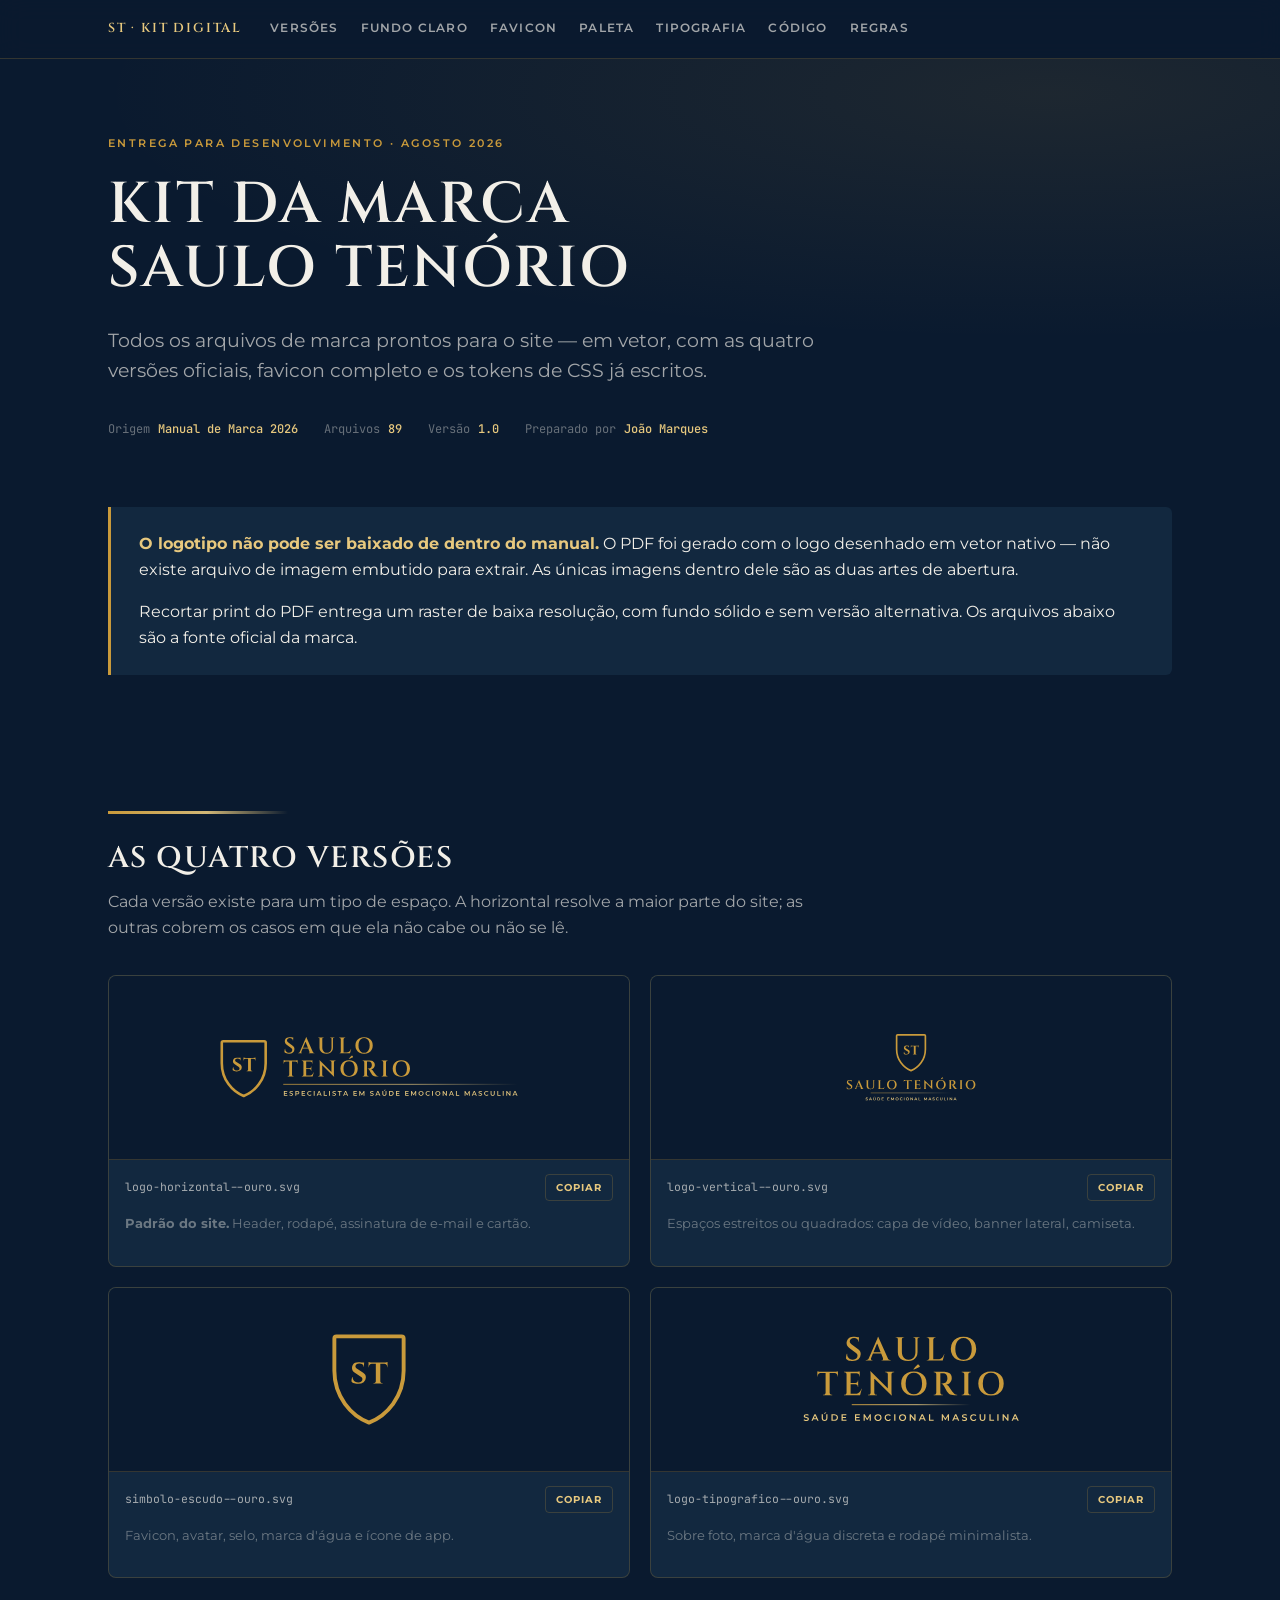
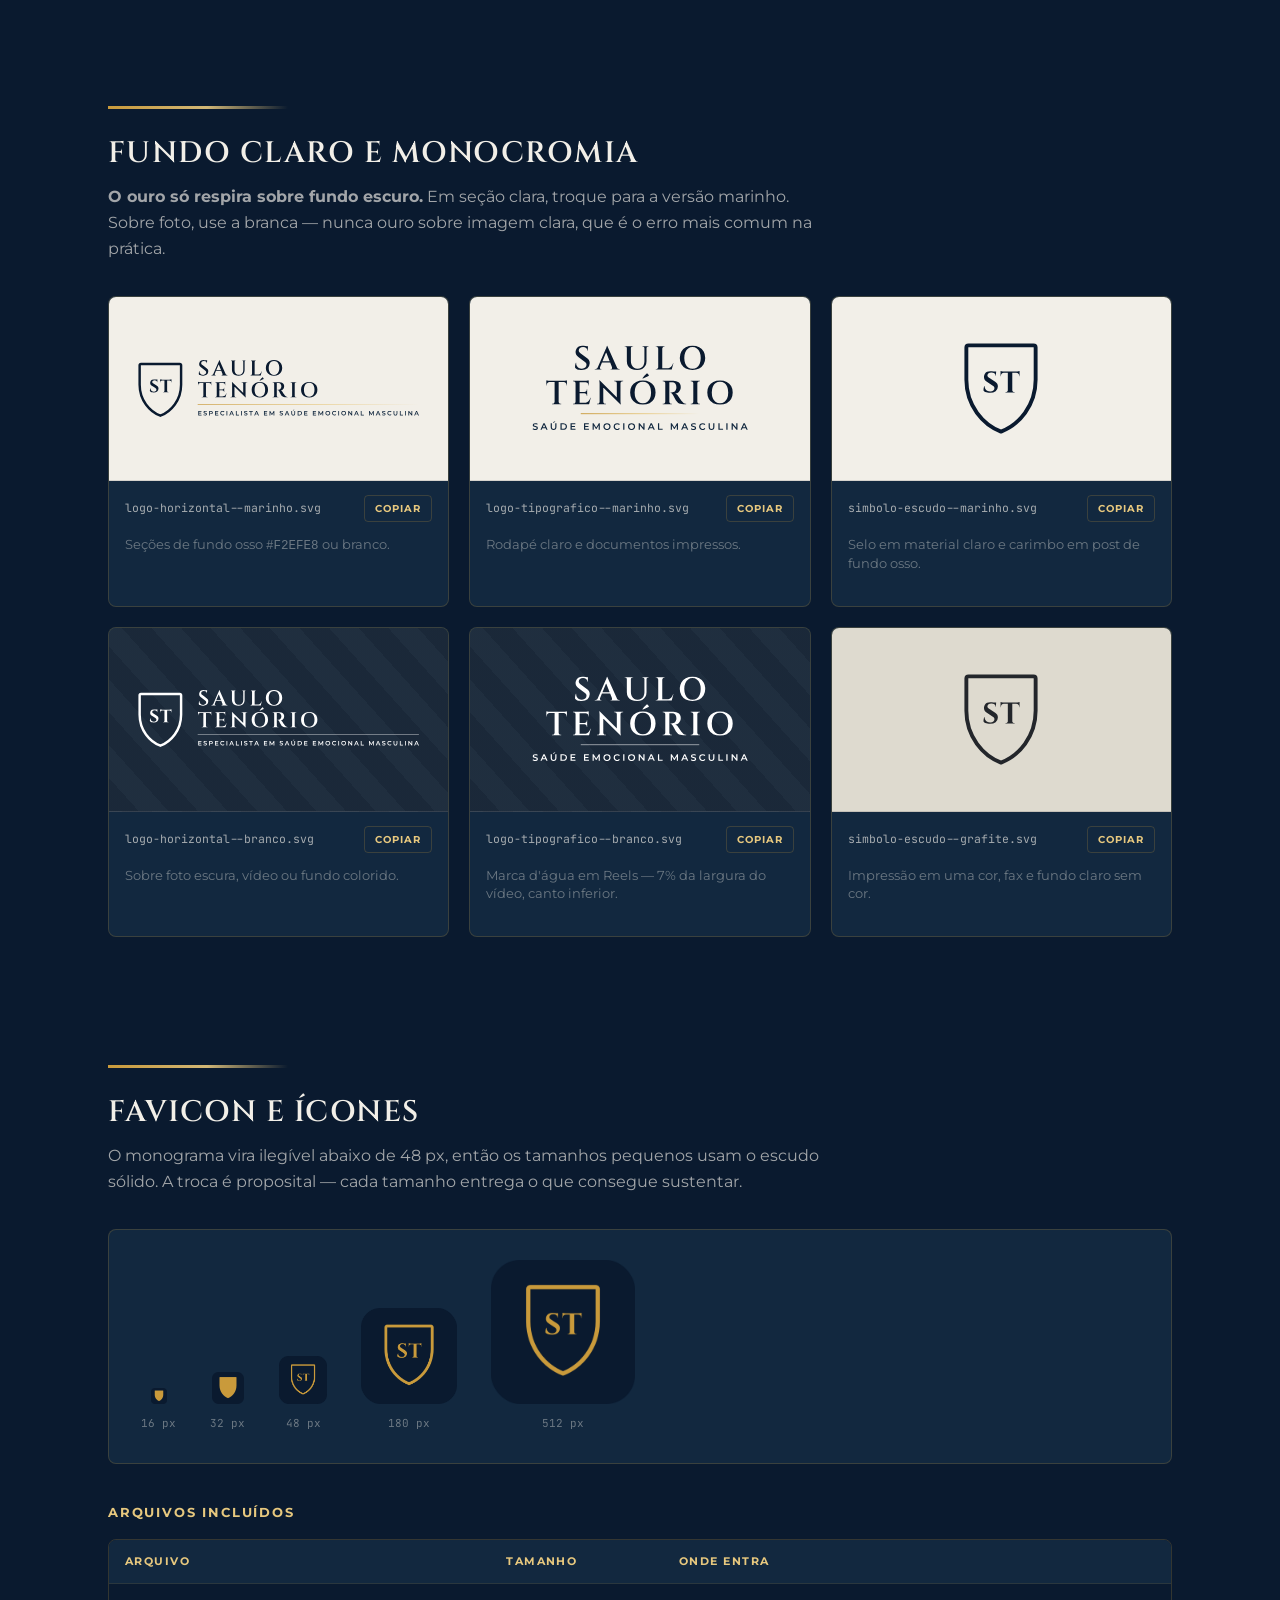
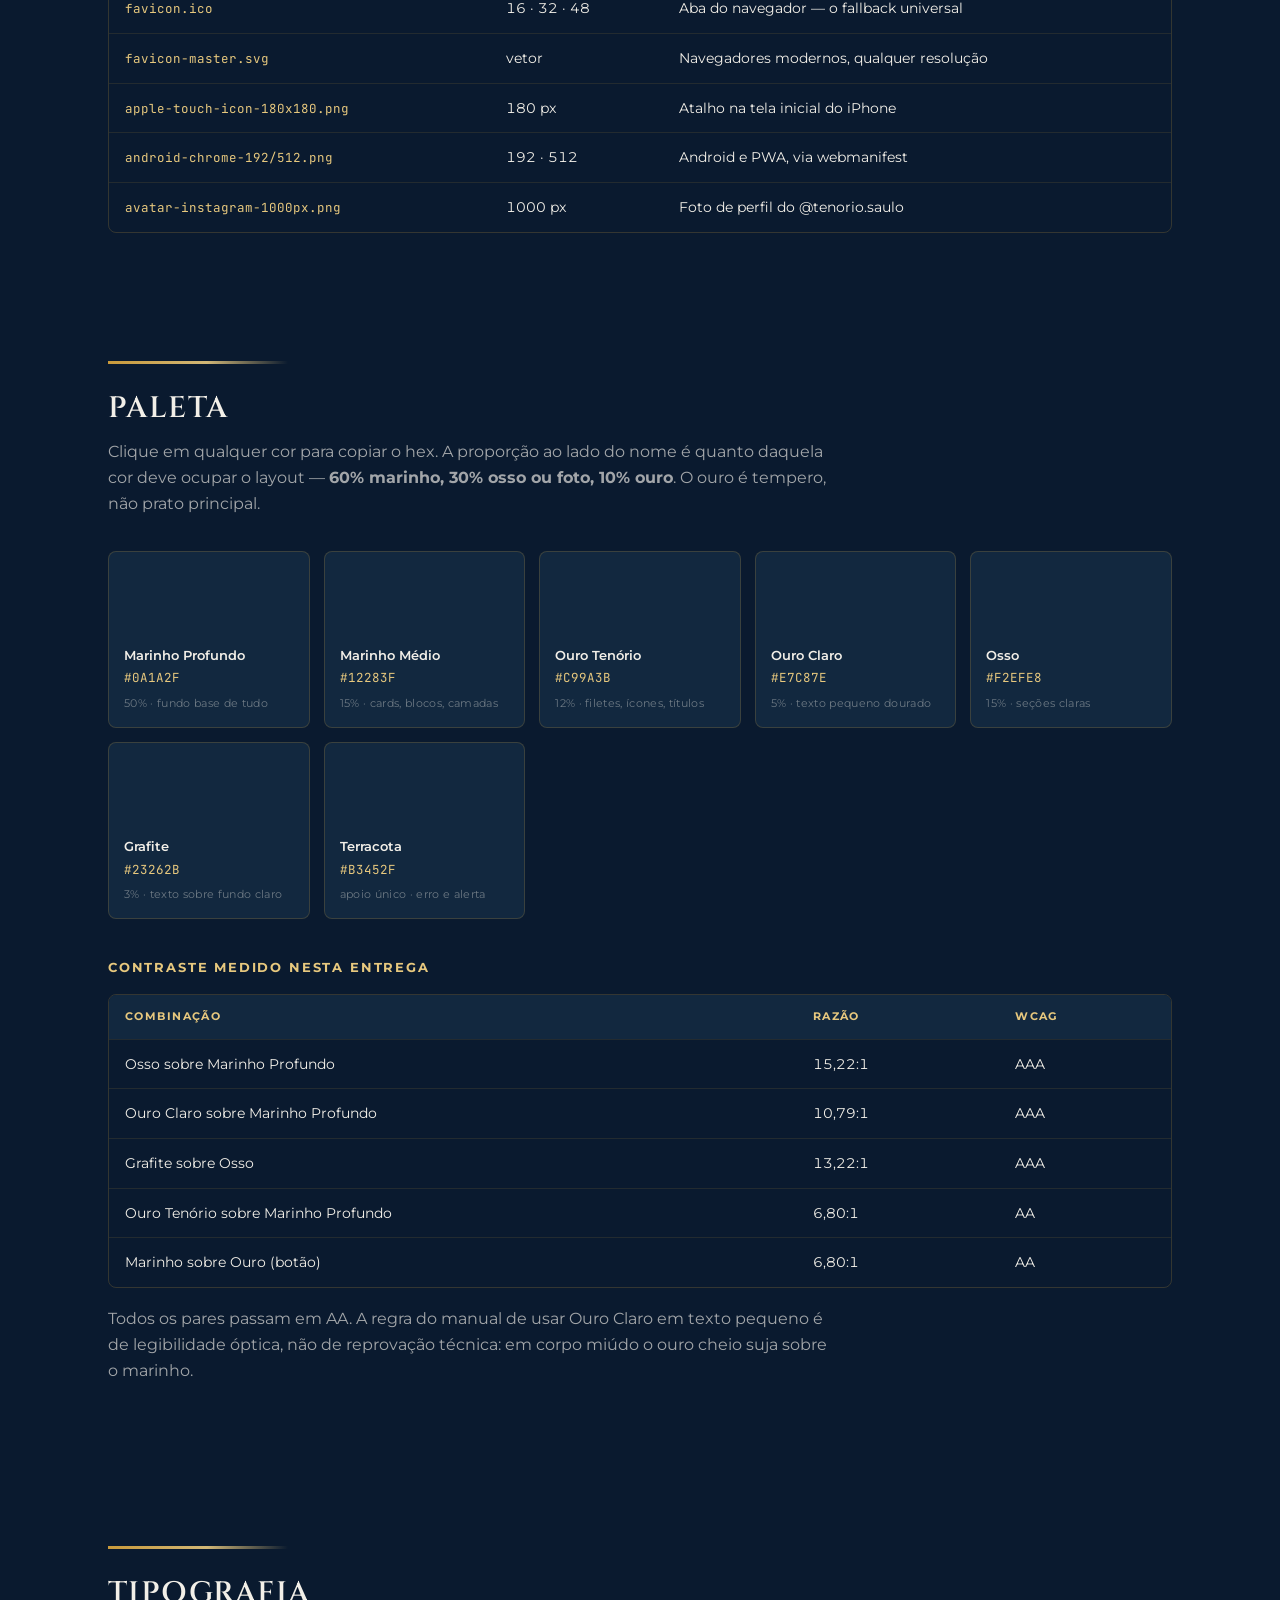
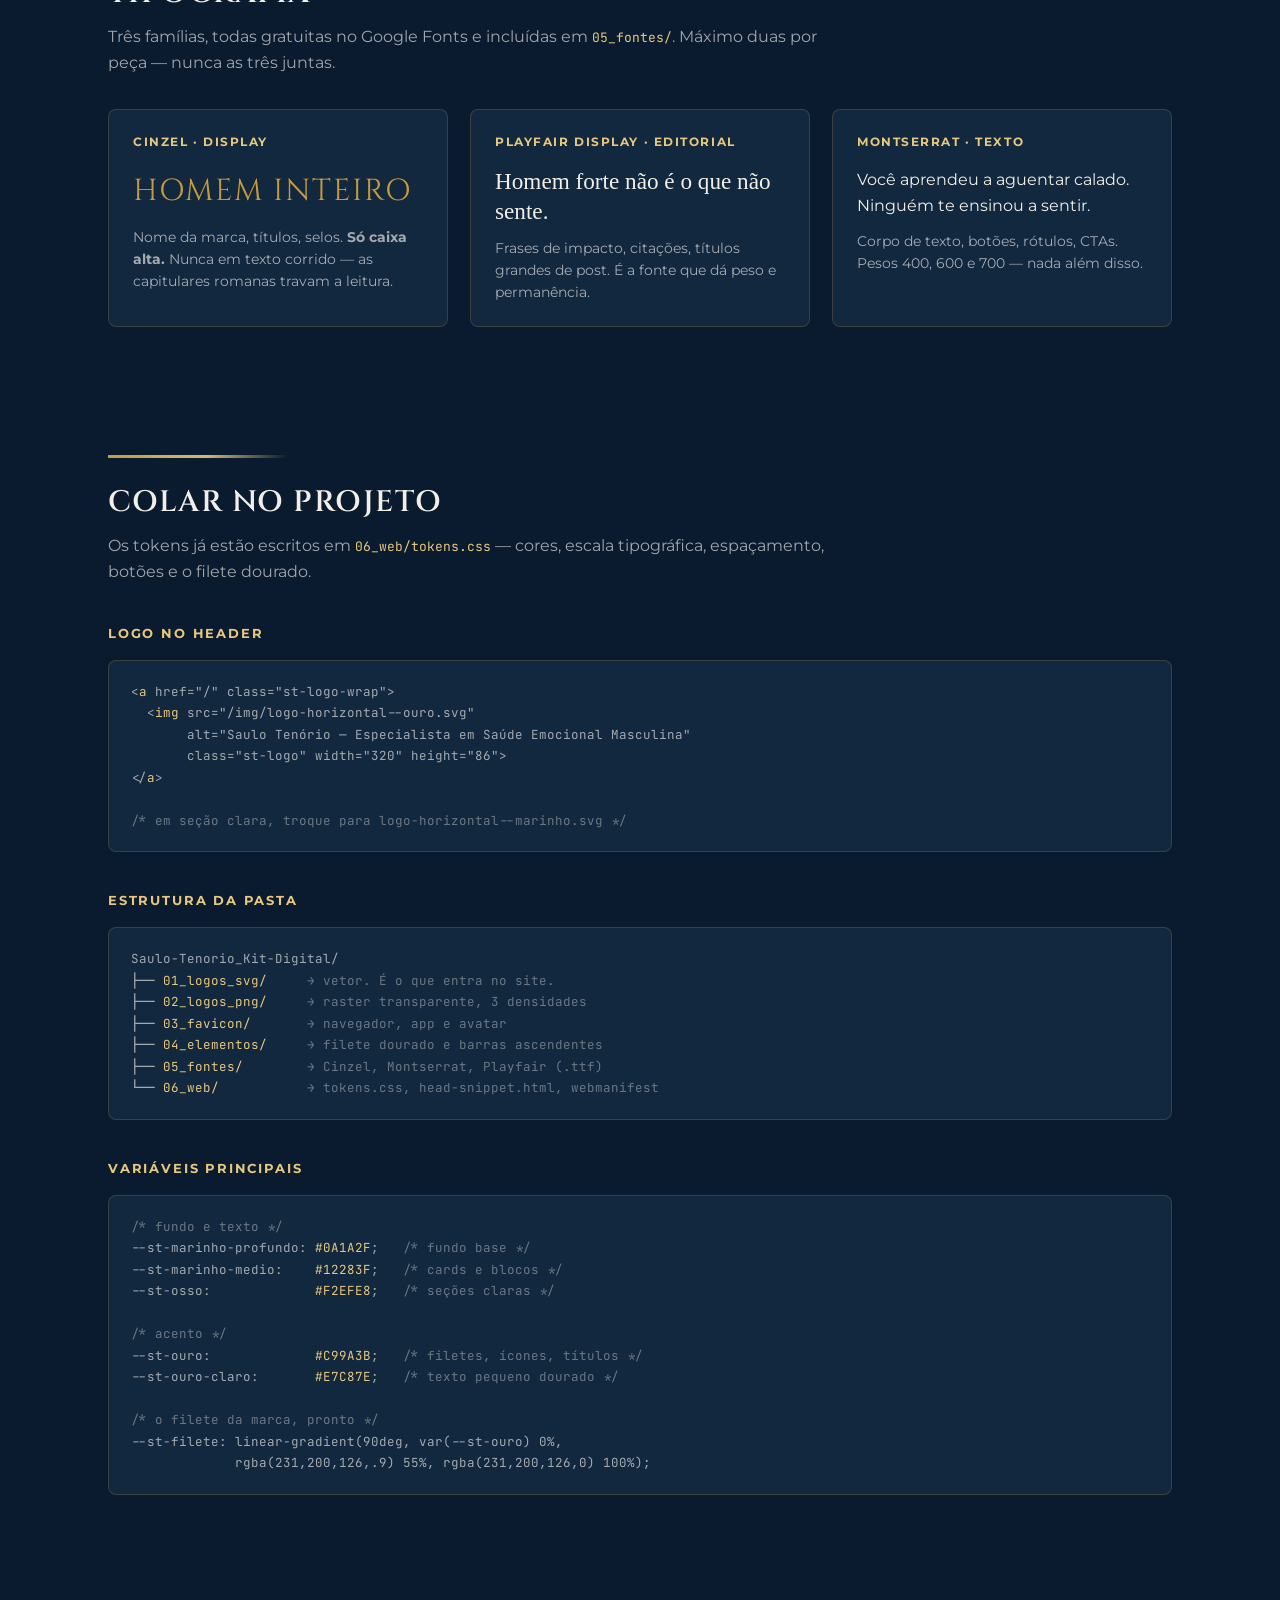
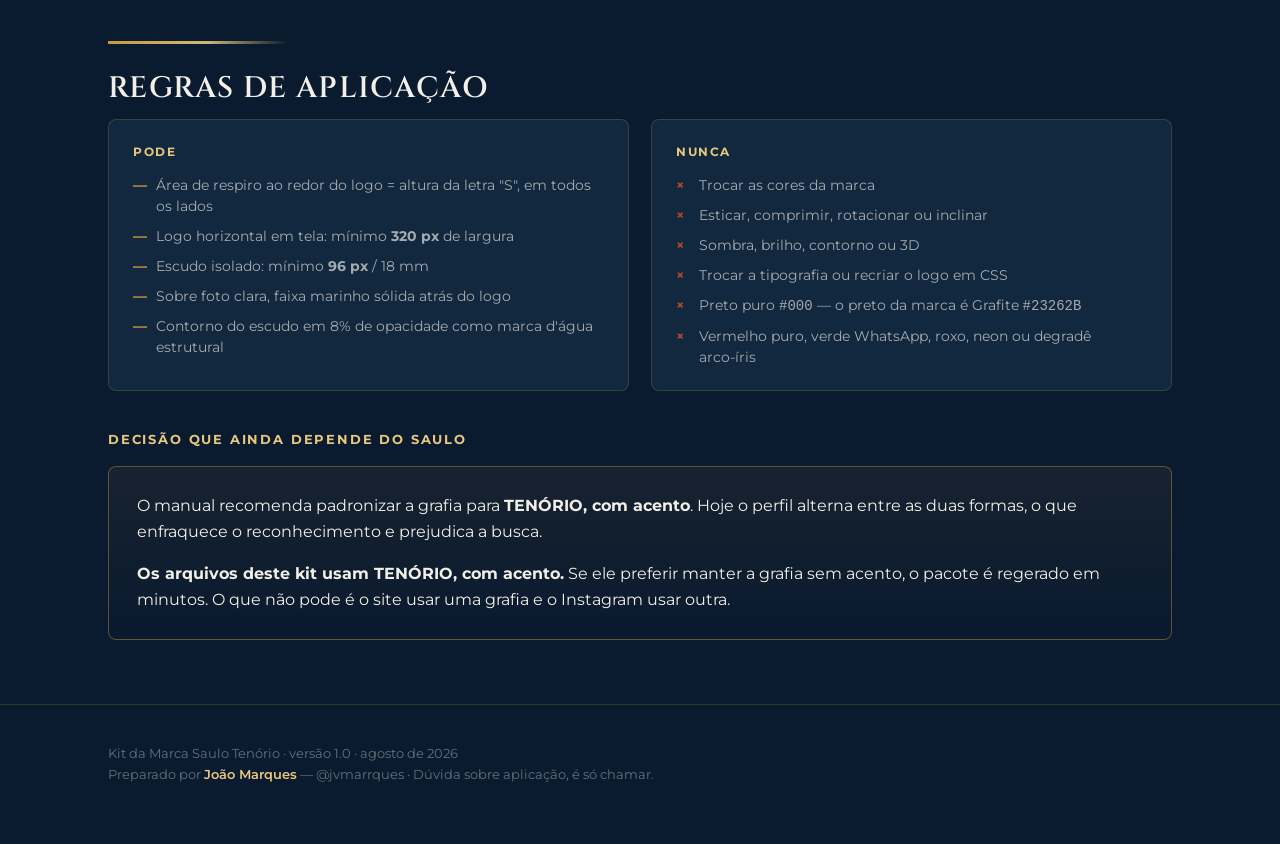
<file: Saulo-Tenorio_Kit-Digital/PREVIEW.html>
<!doctype html><html lang="pt-BR"><head><meta charset="utf-8"><meta name="viewport" content="width=device-width,initial-scale=1"><title>Kit da Marca Saulo Tenório</title>
<link rel="preconnect" href="https://fonts.googleapis.com">
<link rel="preconnect" href="https://fonts.gstatic.com" crossorigin>
<link rel="stylesheet" href="https://fonts.googleapis.com/css2?family=Cinzel:wght@400;600;700&family=Montserrat:wght@400;500;600;700&family=JetBrains+Mono:wght@400;500&display=swap">
<style>
:root{
  --marinho:#0A1A2F; --marinho-m:#12283F; --marinho-alto:#183350;
  --ouro:#C99A3B; --ouro-cl:#E7C87E; --osso:#F2EFE8; --grafite:#23262B;
  --terracota:#B3452F;
  --ink:#F2EFE8; --ink-suave:rgba(242,239,232,.66); --ink-tenue:rgba(242,239,232,.40);
  --linha:rgba(201,154,59,.22); --linha-forte:rgba(201,154,59,.42);
  --display:'Cinzel',"Times New Roman",serif;
  --texto:'Montserrat',system-ui,-apple-system,sans-serif;
  --mono:'JetBrains Mono',ui-monospace,"SF Mono",Menlo,monospace;
  --col:1120px;
}
*{box-sizing:border-box}
body{
  margin:0; background:var(--marinho); color:var(--ink);
  font-family:var(--texto); font-size:16px; line-height:1.62;
  -webkit-font-smoothing:antialiased;
}
.wrap{max-width:var(--col); margin:0 auto; padding:0 28px}

/* ---------- barra ---------- */
.topo{
  position:sticky; top:0; z-index:50;
  background:rgba(10,26,47,.90); backdrop-filter:blur(12px);
  border-bottom:1px solid var(--linha);
}
.topo .wrap{display:flex; align-items:center; gap:28px; height:58px}
.topo b{
  font-family:var(--display); font-weight:600; font-size:13px;
  letter-spacing:.14em; color:var(--ouro-cl); white-space:nowrap;
}
.nav{display:flex; gap:22px; overflow-x:auto; scrollbar-width:none}
.nav::-webkit-scrollbar{display:none}
.nav a{
  color:var(--ink-suave); text-decoration:none; font-size:12px; font-weight:600;
  letter-spacing:.10em; text-transform:uppercase; white-space:nowrap;
  padding:4px 0; border-bottom:2px solid transparent; transition:color .2s,border-color .2s;
}
.nav a:hover,.nav a:focus-visible{color:var(--ouro-cl); border-bottom-color:var(--ouro)}

/* ---------- capa ---------- */
.capa{padding:76px 0 60px; position:relative; overflow:hidden}
.capa::after{
  content:""; position:absolute; inset:0; pointer-events:none;
  background:radial-gradient(120% 90% at 82% 8%, rgba(201,154,59,.10), transparent 62%);
}
.capa .wrap{position:relative; z-index:1}
.selo{
  font-size:11px; font-weight:600; letter-spacing:.22em; text-transform:uppercase;
  color:var(--ouro); margin:0 0 20px;
}
.capa h1{
  font-family:var(--display); font-weight:600; text-transform:uppercase;
  font-size:clamp(2.1rem,5.4vw,3.6rem); line-height:1.12; letter-spacing:.04em;
  margin:0 0 24px; text-wrap:balance;
}
.sub{font-size:clamp(1rem,1.5vw,1.16rem); color:var(--ink-suave); max-width:60ch; margin:0}
.meta{
  display:flex; flex-wrap:wrap; gap:10px 26px; margin-top:34px;
  font-family:var(--mono); font-size:12px; color:var(--ink-tenue);
}
.meta span{display:flex; gap:8px}
.meta b{color:var(--ouro-cl); font-weight:500}

/* ---------- filete: divisor da marca ---------- */
.filete{height:3px; border:0; margin:0;
  background:linear-gradient(90deg,var(--ouro) 0%,rgba(231,200,126,.9) 55%,rgba(231,200,126,0) 100%)}

/* ---------- secoes ---------- */
section{padding:64px 0; scroll-margin-top:72px}
section > .wrap > .filete{margin-bottom:26px; max-width:180px}
h2{
  font-family:var(--display); font-weight:600; text-transform:uppercase;
  font-size:clamp(1.35rem,2.4vw,1.85rem); letter-spacing:.05em; line-height:1.25;
  margin:0 0 12px; text-wrap:balance;
}
h3{
  font-family:var(--texto); font-weight:700; font-size:13px; letter-spacing:.14em;
  text-transform:uppercase; color:var(--ouro-cl); margin:38px 0 16px;
}
.intro{color:var(--ink-suave); max-width:66ch; margin:0 0 34px}
p{margin:0 0 16px}
a{color:var(--ouro-cl)}

/* ---------- alerta ---------- */
.alerta{
  background:var(--marinho-m); border-left:3px solid var(--ouro);
  border-radius:0 6px 6px 0; padding:24px 28px; margin:0 0 8px;
}
.alerta strong{color:var(--ouro-cl)}
.alerta p:last-child{margin-bottom:0}

/* ---------- grade de assets ---------- */
.grade{display:grid; gap:20px; grid-template-columns:repeat(auto-fill,minmax(280px,1fr))}
@media (min-width:760px){ #versoes .grade{grid-template-columns:repeat(2,1fr)} }
.card{
  border:1px solid var(--linha); border-radius:8px; overflow:hidden;
  display:flex; flex-direction:column; background:var(--marinho-m);
}
.palco{
  display:grid; place-items:center; padding:38px 28px; min-height:184px;
  background:var(--marinho); border-bottom:1px solid var(--linha);
}
.palco--claro{background:var(--osso); border-bottom-color:rgba(35,38,43,.14)}
.palco--foto{
  background:
    linear-gradient(rgba(10,26,47,.55),rgba(10,26,47,.55)),
    repeating-linear-gradient(48deg,#2e3a44 0 22px,#3a4752 22px 44px);
  border-bottom-color:rgba(242,239,232,.12);
}
.palco--osso-mono{background:#DEDACF; border-bottom-color:rgba(35,38,43,.14)}
.palco svg{max-width:100%; height:auto; display:block}
.palco .fit-h{width:min(100%,300px)}
.palco .fit-v{width:min(100%,132px)}
.palco .fit-s{width:76px}
.palco .fit-t{width:min(100%,220px)}
.rodape{padding:14px 16px; display:flex; align-items:center; gap:10px; justify-content:space-between}
.arq{font-family:var(--mono); font-size:11.5px; color:var(--ink-suave); word-break:break-all; line-height:1.45}
.uso{padding:0 16px 16px; font-size:12.5px; color:var(--ink-tenue); line-height:1.5}
.copiar{
  flex:none; background:transparent; border:1px solid var(--linha); color:var(--ouro-cl);
  font-family:var(--texto); font-size:10px; font-weight:700; letter-spacing:.10em;
  text-transform:uppercase; padding:6px 10px; border-radius:4px; cursor:pointer;
  transition:background .2s,border-color .2s;
}
.copiar:hover,.copiar:focus-visible{background:rgba(201,154,59,.14); border-color:var(--ouro)}
.copiar[data-feito="1"]{color:var(--marinho); background:var(--ouro-cl); border-color:var(--ouro-cl)}

/* ---------- paleta ---------- */
.swatches{display:grid; gap:14px; grid-template-columns:repeat(auto-fill,minmax(180px,1fr))}
.sw{display:flex; flex-direction:column; border:1px solid var(--linha); border-radius:8px;
  overflow:hidden; text-align:left; background:var(--marinho-m); cursor:pointer;
  font:inherit; color:inherit; padding:0; transition:border-color .2s,transform .2s}
.sw .info{flex:1}
.sw:hover,.sw:focus-visible{border-color:var(--linha-forte); transform:translateY(-2px)}
.sw .chip{height:82px; display:block; border-bottom:1px solid var(--linha)}
.sw .info{display:block; padding:13px 15px 15px}
.sw .nm{display:block; font-size:13px; font-weight:600; line-height:1.3; margin:0 0 5px}
.sw .hx{display:block; font-family:var(--mono); font-size:12.5px; color:var(--ouro-cl); margin:0}
.sw .pc{display:block; font-size:11px; line-height:1.45; color:var(--ink-tenue);
  margin:7px 0 0; letter-spacing:.03em}

/* ---------- tabela ---------- */
.tab-wrap{overflow-x:auto; border:1px solid var(--linha); border-radius:8px}
table{width:100%; border-collapse:collapse; font-size:14px; min-width:520px}
th,td{padding:13px 16px; text-align:left; border-bottom:1px solid rgba(201,154,59,.13)}
th{
  background:var(--marinho-m); font-size:11px; font-weight:700; letter-spacing:.13em;
  text-transform:uppercase; color:var(--ouro-cl); white-space:nowrap;
}
tbody tr:last-child td{border-bottom:0}
td code{font-family:var(--mono); font-size:12.5px; color:var(--ouro-cl)}
.num{font-variant-numeric:tabular-nums; white-space:nowrap}

/* ---------- codigo ---------- */
pre{
  background:var(--marinho-m); border:1px solid var(--linha); border-radius:8px;
  padding:20px 22px; overflow-x:auto; margin:0 0 18px;
  font-family:var(--mono); font-size:12.5px; line-height:1.72; color:var(--ink-suave);
}
pre .g{color:var(--ouro-cl)}
pre .c{color:var(--ink-tenue)}

/* ---------- duas colunas ---------- */
.duas{display:grid; gap:22px; grid-template-columns:repeat(auto-fit,minmax(300px,1fr))}
.bloco{border:1px solid var(--linha); border-radius:8px; padding:22px 24px; background:var(--marinho-m)}
.bloco h4{font-family:var(--texto); font-size:12px; font-weight:700; letter-spacing:.13em;
  text-transform:uppercase; margin:0 0 14px; color:var(--ouro-cl)}
.lista{list-style:none; margin:0; padding:0; display:flex; flex-direction:column; gap:9px; font-size:14px}
.lista li{display:flex; gap:11px; color:var(--ink-suave); line-height:1.5}
.lista .mk{flex:none; color:var(--ouro); font-weight:700; width:12px}
.bloco--nao .mk{color:var(--terracota)}

/* ---------- favicons ---------- */
.favs{display:flex; flex-wrap:wrap; align-items:flex-end; gap:34px;
  border:1px solid var(--linha); border-radius:8px; padding:30px 32px; background:var(--marinho-m)}
.fav{display:flex; flex-direction:column; align-items:center; gap:11px}
.fav img{display:block; image-rendering:auto; border-radius:3px}
.fav span{font-family:var(--mono); font-size:11px; color:var(--ink-tenue)}

/* ---------- pendencia ---------- */
.pendencia{border:1px solid var(--linha-forte); border-radius:8px; padding:26px 28px;
  background:linear-gradient(180deg,rgba(201,154,59,.07),transparent)}
.pendencia p:last-child{margin-bottom:0}

/* ---------- toast ---------- */
.toast{
  position:fixed; left:50%; bottom:28px; transform:translate(-50%,14px);
  background:var(--ouro-cl); color:var(--marinho); font-size:13px; font-weight:600;
  padding:11px 20px; border-radius:5px; opacity:0; pointer-events:none;
  transition:opacity .22s,transform .22s; z-index:99;
}
.toast[data-on="1"]{opacity:1; transform:translate(-50%,0)}

footer{border-top:1px solid var(--linha); padding:38px 0 60px; color:var(--ink-tenue); font-size:13px}
footer b{color:var(--ouro-cl); font-weight:600}

:focus-visible{outline:2px solid var(--ouro-cl); outline-offset:3px; border-radius:3px}
@media (prefers-reduced-motion:reduce){*{transition:none!important; animation:none!important}}
@media (max-width:640px){
  section{padding:48px 0} .capa{padding:52px 0 42px} .wrap{padding:0 20px}
  .favs{gap:24px; padding:24px}
}
</style></head><body>

<header class="topo">
  <div class="wrap">
    <b>ST · KIT DIGITAL</b>
    <nav class="nav">
      <a href="#versoes">Versões</a>
      <a href="#claro">Fundo claro</a>
      <a href="#favicon">Favicon</a>
      <a href="#paleta">Paleta</a>
      <a href="#tipografia">Tipografia</a>
      <a href="#codigo">Código</a>
      <a href="#regras">Regras</a>
    </nav>
  </div>
</header>

<div class="capa">
  <div class="wrap">
    <p class="selo">Entrega para desenvolvimento · Agosto 2026</p>
    <h1>Kit da Marca<br>Saulo Tenório</h1>
    <p class="sub">Todos os arquivos de marca prontos para o site — em vetor, com as quatro
    versões oficiais, favicon completo e os tokens de CSS já escritos.</p>
    <div class="meta">
      <span>Origem <b>Manual de Marca 2026</b></span>
      <span>Arquivos <b>89</b></span>
      <span>Versão <b>1.0</b></span>
      <span>Preparado por <b>João Marques</b></span>
    </div>
  </div>
</div>

<section id="porque" style="padding-top:8px">
  <div class="wrap">
    <div class="alerta">
      <p><strong>O logotipo não pode ser baixado de dentro do manual.</strong> O PDF foi
      gerado com o logo desenhado em vetor nativo — não existe arquivo de imagem embutido
      para extrair. As únicas imagens dentro dele são as duas artes de abertura.</p>
      <p>Recortar print do PDF entrega um raster de baixa resolução, com fundo sólido e sem
      versão alternativa. Os arquivos abaixo são a fonte oficial da marca.</p>
    </div>
  </div>
</section>

<section id="versoes">
  <div class="wrap">
    <hr class="filete">
    <h2>As quatro versões</h2>
    <p class="intro">Cada versão existe para um tipo de espaço. A horizontal resolve a maior
    parte do site; as outras cobrem os casos em que ela não cabe ou não se lê.</p>
    <div class="grade">
      <div class="card"><div class="palco "><svg class="fit-h" xmlns="http://www.w3.org/2000/svg" viewBox="0 0 1216.68 254.14" role="img" aria-label="Saulo Tenório — Especialista em Saúde Emocional Masculina"><title>Saulo Tenório — Especialista em Saúde Emocional Masculina</title><defs><linearGradient id="filete-h-ouro" x1="0" y1="0" x2="1" y2="0"><stop offset="0" stop-color="#C99A3B" stop-opacity="1"/><stop offset="0.55" stop-color="#E7C87E" stop-opacity="0.9"/><stop offset="1" stop-color="#E7C87E" stop-opacity="0"/></linearGradient></defs><g transform="translate(11.250 21.320)">
<path d="M 6.00 0 L 172.00 0 Q 178.00 0 178.00 6.00 L 178.00 88.80 C 178.00 155.40 135.28 204.24 89.00 222.00 C 42.72 204.24 0 155.40 0 88.80 L 0 6.00 Q 0 0 6.00 0 Z" fill="none" stroke="#C99A3B" stroke-width="10.50" stroke-linejoin="round"/>
<g transform="translate(0 121.156)"><g transform="translate(40.174 0) scale(0.076590)"><path fill="#C99A3B" d="M277.11 -714.00Q296.75 -714.00 326.48 -712.00Q356.21 -710.00 387.37 -706.50Q418.53 -703.00 442.44 -699.50Q466.35 -696.00 474.96 -692.00L462.82 -556.72H453.21Q453.21 -608.97 414.44 -640.41Q375.68 -671.86 312.28 -671.86Q253.64 -671.86 218.43 -644.04Q183.21 -616.21 181.39 -575.68Q179.57 -546.36 199.60 -524.20Q219.64 -502.04 251.14 -483.07L442.07 -358.75Q487.85 -332.57 511.21 -290.85Q534.57 -249.14 531.53 -193.03Q527.28 -95.46 457.35 -40.73Q387.43 14.00 267.43 14.00Q222.79 14.00 181.48 6.57Q140.18 -0.86 107.86 -14.57Q75.54 -28.29 56.75 -47.07Q48.89 -68.54 50.11 -99.82Q51.32 -131.11 59.88 -163.07Q68.43 -195.03 80.89 -216.43H89.89Q86.11 -164.82 108.36 -121.36Q130.61 -77.89 174.52 -52.62Q218.43 -27.36 278.21 -28.14Q343.53 -29.32 380.00 -61.48Q416.46 -93.64 416.46 -140.29Q416.46 -171.11 397.66 -196.13Q378.86 -221.14 336.79 -243.61L162.39 -359.68Q108.71 -390.11 84.88 -437.27Q61.04 -484.43 66.50 -538.93Q70.75 -590.64 96.82 -630.25Q122.89 -669.86 168.46 -691.93Q214.03 -714.00 277.11 -714.00ZM476.17 -704.00 474.35 -683.00H356.46V-704.00Z M1016.78 -697.00V0.00H866.79V-697.00ZM1261.64 -701.00V-658.86H621.93V-701.00ZM1261.64 -661.86V-544.43L1251.64 -545.43V-556.36Q1251.64 -602.61 1224.12 -630.23Q1196.61 -657.86 1150.14 -658.86V-661.86ZM1261.64 -719.00V-690.00L1139.64 -701.00Q1161.64 -701.00 1186.14 -704.00Q1210.64 -707.00 1231.64 -711.00Q1252.64 -715.00 1261.64 -719.00ZM869.79 -73.00V0.00H789.79V-10.00Q789.79 -10.00 796.29 -10.00Q802.79 -10.00 802.79 -10.00Q828.79 -10.00 847.29 -28.50Q865.79 -47.00 866.79 -73.00ZM1013.78 -73.00H1016.78Q1017.78 -47.00 1036.28 -28.50Q1054.78 -10.00 1080.78 -10.00Q1080.78 -10.00 1087.28 -10.00Q1093.78 -10.00 1093.78 -10.00V0.00H1013.78ZM733.43 -661.86V-658.86Q686.57 -657.86 659.25 -630.23Q631.93 -602.61 631.93 -556.36V-545.43L621.93 -544.43V-661.86ZM621.93 -719.00Q631.93 -715.00 652.43 -711.00Q672.93 -707.00 697.93 -704.00Q722.93 -701.00 743.93 -701.00L621.93 -690.00Z"/></g></g>
</g><g transform="translate(260.500 70.400) scale(0.092000)"><path fill="#C99A3B" d="M268.41 -714.00Q286.83 -714.00 312.82 -712.00Q338.81 -710.00 365.42 -706.50Q392.03 -703.00 412.80 -699.50Q433.58 -696.00 441.98 -692.00L433.88 -564.81H424.48Q424.48 -615.64 387.63 -645.77Q350.79 -675.90 292.86 -675.90Q235.43 -675.90 200.62 -645.86Q165.81 -615.81 164.60 -573.45Q163.38 -547.57 179.57 -524.30Q195.76 -501.02 224.43 -481.05L417.38 -337.50Q457.91 -310.72 476.81 -272.24Q495.72 -233.76 493.69 -186.36Q490.86 -93.64 427.41 -39.82Q363.96 14.00 255.29 14.00Q217.52 14.00 179.16 7.38Q140.79 0.76 109.07 -12.55Q77.36 -25.86 58.17 -45.05Q51.93 -64.69 52.74 -93.55Q53.55 -122.41 60.58 -152.55Q67.62 -182.69 78.26 -204.29H87.26Q83.07 -152.88 103.91 -111.24Q124.74 -69.60 165.51 -46.25Q206.29 -22.91 260.81 -24.10Q322.69 -25.88 360.17 -59.16Q397.65 -92.43 397.65 -143.52Q397.65 -173.74 381.78 -198.25Q365.91 -222.76 331.52 -243.40L151.26 -380.12Q105.48 -409.74 85.58 -452.34Q65.69 -494.95 69.33 -540.95Q72.17 -589.43 96.21 -628.83Q120.26 -668.24 163.81 -691.12Q207.36 -714.00 268.41 -714.00ZM442.79 -704.00 441.58 -683.00H337.65V-704.00Z M1014.76 -718.05 1331.00 -6.00H1183.26L967.64 -557.88ZM799.76 -73.00Q791.95 -53.00 796.95 -39.00Q801.95 -25.00 813.86 -17.50Q825.76 -10.00 837.76 -10.00H846.76V0.00H636.86V-10.00Q636.86 -10.00 641.36 -10.00Q645.86 -10.00 645.86 -10.00Q668.86 -10.00 693.36 -24.50Q717.86 -39.00 733.86 -73.00ZM1014.76 -718.05 1020.12 -613.24 771.14 -3.00H702.64L960.67 -596.43Q962.69 -600.07 969.40 -615.40Q976.12 -630.74 984.43 -650.76Q992.74 -670.79 999.05 -689.40Q1005.36 -708.02 1005.76 -718.05ZM1131.88 -249.93V-211.83H831.02V-249.93ZM1156.64 -73.00H1300.98Q1316.79 -39.00 1341.38 -24.50Q1365.98 -10.00 1388.98 -10.00Q1388.98 -10.00 1392.98 -10.00Q1396.98 -10.00 1396.98 -10.00V0.00H1109.64V-10.00H1118.64Q1138.04 -10.00 1153.25 -26.50Q1168.45 -43.00 1156.64 -73.00Z M1721.57 -700.00V-260.00Q1721.57 -188.81 1746.25 -135.83Q1770.93 -82.86 1815.90 -53.98Q1860.86 -25.10 1921.43 -25.10Q1984.79 -25.10 2030.94 -52.48Q2077.10 -79.86 2102.67 -129.54Q2128.24 -179.21 2128.24 -247.00V-700.00H2191.43V-251.05Q2191.43 -170.62 2157.32 -111.11Q2123.22 -51.60 2059.79 -18.80Q1996.36 14.00 1909.29 14.00Q1810.50 14.00 1741.12 -18.50Q1671.74 -51.00 1635.82 -110.31Q1599.90 -169.62 1599.90 -250.05V-700.00ZM1602.90 -700.00V-640.00H1599.90Q1599.90 -662.00 1584.40 -676.00Q1568.90 -690.00 1546.90 -690.00Q1546.90 -690.00 1538.90 -690.00Q1530.90 -690.00 1530.90 -690.00V-700.00ZM1790.57 -700.00V-690.00Q1790.57 -690.00 1782.57 -690.00Q1774.57 -690.00 1774.57 -690.00Q1752.57 -690.00 1737.07 -676.00Q1721.57 -662.00 1721.57 -640.00H1719.57V-700.00ZM2131.24 -700.00V-640.00H2128.24Q2128.24 -662.00 2112.74 -676.00Q2097.24 -690.00 2075.24 -690.00Q2075.24 -690.00 2067.24 -690.00Q2059.24 -690.00 2059.24 -690.00V-700.00ZM2260.43 -700.00V-690.00Q2260.43 -690.00 2252.43 -690.00Q2244.43 -690.00 2244.43 -690.00Q2222.43 -690.00 2206.93 -676.00Q2191.43 -662.00 2191.43 -640.00H2189.43V-700.00Z M2659.53 -700.00V0.00H2537.86V-700.00ZM2925.48 -39.10 2941.67 0.00H2656.53V-39.10ZM2994.57 -190.33 2944.67 0.00H2758.43L2794.43 -39.10Q2845.41 -39.10 2882.15 -57.62Q2918.88 -76.14 2943.93 -110.39Q2968.98 -144.64 2984.73 -190.33ZM2540.86 -73.00V0.00H2460.86V-10.00Q2460.86 -10.00 2467.36 -10.00Q2473.86 -10.00 2473.86 -10.00Q2499.86 -10.00 2518.36 -28.50Q2536.86 -47.00 2537.86 -73.00ZM2540.86 -627.00H2537.86Q2536.86 -653.00 2518.36 -671.50Q2499.86 -690.00 2473.86 -690.00Q2473.86 -690.00 2467.36 -690.00Q2460.86 -690.00 2460.86 -690.00V-700.00H2540.86ZM2656.53 -627.00V-700.00H2736.53V-690.00Q2735.53 -690.00 2729.53 -690.00Q2723.53 -690.00 2723.53 -690.00Q2697.53 -690.00 2679.03 -671.50Q2660.53 -653.00 2659.53 -627.00Z M3563.50 -714.00Q3679.41 -714.00 3765.47 -669.31Q3851.53 -624.62 3898.85 -543.02Q3946.17 -461.43 3946.17 -350.00Q3946.17 -238.98 3898.85 -157.18Q3851.53 -75.38 3765.47 -30.69Q3679.41 14.00 3563.50 14.00Q3448.19 14.00 3362.33 -30.69Q3276.48 -75.38 3229.15 -156.98Q3181.83 -238.57 3181.83 -350.00Q3181.83 -461.02 3229.15 -542.82Q3276.48 -624.62 3362.33 -669.31Q3448.19 -714.00 3563.50 -714.00ZM3563.50 -24.10Q3639.19 -24.10 3694.59 -64.27Q3750.00 -104.45 3780.44 -177.43Q3810.88 -250.40 3810.88 -350.00Q3810.88 -449.60 3780.44 -522.57Q3750.00 -595.55 3694.59 -635.73Q3639.19 -675.90 3563.50 -675.90Q3488.81 -675.90 3433.41 -635.73Q3378.00 -595.55 3347.56 -522.57Q3317.12 -449.60 3317.12 -350.00Q3317.12 -250.40 3347.56 -177.43Q3378.00 -104.45 3433.41 -64.27Q3488.81 -24.10 3563.50 -24.10Z"/></g><g transform="translate(260.500 164.240) scale(0.092000)"><path fill="#C99A3B" d="M386.53 -697.00V0.00H264.86V-697.00ZM635.43 -701.00V-662.90H15.95V-701.00ZM635.43 -665.90V-560.62L625.43 -561.62V-574.57Q625.43 -613.74 601.25 -637.82Q577.07 -661.90 538.10 -662.90V-665.90ZM635.43 -719.00V-690.00L513.43 -701.00Q535.43 -701.00 559.93 -704.00Q584.43 -707.00 605.43 -711.00Q626.43 -715.00 635.43 -719.00ZM267.86 -73.00V0.00H187.86V-10.00Q187.86 -10.00 194.36 -10.00Q200.86 -10.00 200.86 -10.00Q226.86 -10.00 245.36 -28.50Q263.86 -47.00 264.86 -73.00ZM383.53 -73.00H386.53Q387.53 -47.00 406.03 -28.50Q424.53 -10.00 450.53 -10.00Q450.53 -10.00 457.03 -10.00Q463.53 -10.00 463.53 -10.00V0.00H383.53ZM113.29 -665.90V-662.90Q73.71 -661.90 49.83 -637.82Q25.95 -613.74 25.95 -574.57V-561.62L15.95 -560.62V-665.90ZM15.95 -719.00Q25.95 -715.00 46.45 -711.00Q66.95 -707.00 91.95 -704.00Q116.95 -701.00 137.95 -701.00L15.95 -690.00Z M1011.53 -700.00V0.00H889.86V-700.00ZM1277.48 -39.10 1293.67 0.00H1008.53V-39.10ZM1238.53 -364.05V-325.95H1008.53V-364.05ZM1285.57 -700.00V-660.90H1008.53V-700.00ZM1346.57 -190.33 1296.67 0.00H1110.43L1146.43 -39.10Q1197.41 -39.10 1234.15 -57.62Q1270.88 -76.14 1295.93 -110.39Q1320.98 -144.64 1336.73 -190.33ZM1238.53 -327.95V-241.71H1228.53V-252.67Q1228.53 -283.59 1207.85 -304.57Q1187.17 -325.55 1156.24 -325.95V-327.95ZM1238.53 -448.29V-362.05H1156.24V-364.05Q1187.17 -365.05 1208.05 -386.23Q1228.93 -407.41 1228.53 -438.33V-448.29ZM1285.57 -663.90V-559.62H1275.57V-573.57Q1275.57 -612.14 1251.69 -636.52Q1227.81 -660.90 1188.24 -661.90V-663.90ZM1285.57 -718.00V-689.00L1163.57 -700.00Q1185.57 -700.00 1210.07 -703.00Q1234.57 -706.00 1255.57 -710.00Q1276.57 -714.00 1285.57 -718.00ZM892.86 -73.00V0.00H812.86V-10.00Q812.86 -10.00 819.36 -10.00Q825.86 -10.00 825.86 -10.00Q851.86 -10.00 870.36 -28.50Q888.86 -47.00 889.86 -73.00ZM892.86 -627.00H889.86Q889.45 -653.00 870.57 -671.50Q851.69 -690.00 825.86 -690.00Q825.86 -690.00 819.65 -690.00Q813.45 -690.00 813.45 -690.00L812.86 -700.00H892.86Z M1607.26 -715.00 2226.31 -103.10 2236.93 14.00 1617.88 -596.90ZM1610.88 -71.00V0.00H1527.88V-10.00Q1527.88 -10.00 1536.88 -10.00Q1545.88 -10.00 1546.88 -10.00Q1571.88 -10.00 1589.88 -28.00Q1607.88 -46.00 1607.88 -71.00ZM1718.65 -71.00Q1718.65 -46.00 1736.65 -28.00Q1754.65 -10.00 1779.65 -10.00Q1780.65 -10.00 1789.65 -10.00Q1798.65 -10.00 1798.65 -10.00V0.00H1715.65V-71.00ZM1607.26 -715.00 1717.65 -594.23 1718.65 0.00H1607.88V-590.00Q1607.88 -644.24 1602.57 -679.62Q1597.26 -715.00 1597.26 -715.00ZM2235.31 -700.00V-114.00Q2235.31 -78.36 2237.92 -49.06Q2240.53 -19.76 2243.23 -2.88Q2245.93 14.00 2245.93 14.00H2236.93L2125.55 -111.46V-700.00ZM2315.31 -700.00V-690.00Q2315.31 -690.00 2306.31 -690.00Q2297.31 -690.00 2297.31 -690.00Q2272.31 -690.00 2254.31 -672.50Q2236.31 -655.00 2235.31 -629.00H2232.31V-700.00ZM2044.55 -700.00H2127.55V-629.00H2125.55Q2124.55 -655.00 2107.05 -672.50Q2089.55 -690.00 2063.55 -690.00Q2063.55 -690.00 2054.55 -690.00Q2045.55 -690.00 2044.55 -690.00Z M2902.50 -714.00Q3018.41 -714.00 3104.47 -669.31Q3190.53 -624.62 3237.85 -543.02Q3285.17 -461.43 3285.17 -350.00Q3285.17 -238.98 3237.85 -157.18Q3190.53 -75.38 3104.47 -30.69Q3018.41 14.00 2902.50 14.00Q2787.19 14.00 2701.33 -30.69Q2615.48 -75.38 2568.15 -156.98Q2520.83 -238.57 2520.83 -350.00Q2520.83 -461.02 2568.15 -542.82Q2615.48 -624.62 2701.33 -669.31Q2787.19 -714.00 2902.50 -714.00ZM2902.50 -24.10Q2978.19 -24.10 3033.59 -64.27Q3089.00 -104.45 3119.44 -177.43Q3149.88 -250.40 3149.88 -350.00Q3149.88 -449.60 3119.44 -522.57Q3089.00 -595.55 3033.59 -635.73Q2978.19 -675.90 2902.50 -675.90Q2827.81 -675.90 2772.41 -635.73Q2717.00 -595.55 2686.56 -522.57Q2656.12 -449.60 2656.12 -350.00Q2656.12 -250.40 2686.56 -177.43Q2717.00 -104.45 2772.41 -64.27Q2827.81 -24.10 2902.50 -24.10ZM2889.02 -775.45Q2907.19 -802.50 2931.02 -830.47Q2954.86 -858.43 2980.20 -883.78Q3005.55 -909.12 3026.95 -928.72Q3048.48 -915.10 3062.92 -897.44Q3077.36 -879.79 3086.17 -856.69Q3057.14 -839.26 3024.68 -822.44Q2992.22 -805.62 2959.64 -791.92Q2927.07 -778.21 2896.02 -768.45Z M3680.96 -700.00H3813.86Q3858.86 -700.00 3899.61 -689.02Q3940.36 -678.05 3971.03 -655.17Q4001.69 -632.29 4019.44 -596.77Q4037.19 -561.26 4037.19 -511.60Q4037.19 -467.64 4018.14 -425.06Q3999.08 -382.48 3962.19 -353.76Q3925.31 -325.05 3871.24 -321.00Q3898.36 -311.98 3922.81 -287.44Q3947.27 -262.90 3963.48 -238.86Q3964.29 -237.64 3975.56 -220.37Q3986.84 -203.09 4004.10 -178.13Q4021.36 -153.17 4039.53 -128.19Q4057.69 -103.21 4072.29 -86.00Q4093.50 -60.36 4112.29 -43.76Q4131.08 -27.17 4152.15 -18.79Q4173.22 -10.40 4200.19 -10.00V0.00H4116.86Q4065.19 0.00 4024.61 -11.17Q3984.02 -22.33 3953.94 -44.25Q3923.86 -66.17 3901.79 -98.52Q3895.55 -108.19 3884.68 -126.79Q3873.81 -145.38 3860.77 -168.04Q3847.74 -190.69 3835.61 -212.44Q3823.48 -234.19 3814.53 -251.07Q3805.57 -267.95 3802.76 -275.00Q3787.41 -304.45 3768.05 -322.21Q3748.69 -339.98 3726.96 -342.00V-352.00Q3728.57 -352.00 3739.82 -351.70Q3751.07 -351.40 3764.98 -352.00Q3791.79 -352.60 3819.14 -362.02Q3846.50 -371.45 3868.64 -395.48Q3890.79 -419.50 3901.14 -463.69Q3903.33 -473.48 3904.93 -487.14Q3906.52 -500.81 3905.52 -516.00Q3903.31 -586.43 3870.21 -622.27Q3837.12 -658.12 3785.57 -659.90Q3766.88 -661.09 3746.09 -660.80Q3725.29 -660.50 3709.74 -660.50Q3694.19 -660.50 3690.96 -660.50Q3690.96 -661.09 3688.46 -670.82Q3685.96 -680.55 3683.46 -690.27Q3680.96 -700.00 3680.96 -700.00ZM3693.96 -700.00V0.00H3571.88V-700.00ZM3574.88 -73.00V0.00H3494.88V-10.00Q3495.69 -10.00 3501.58 -10.00Q3507.48 -10.00 3507.88 -10.00Q3533.88 -10.00 3552.38 -28.50Q3570.88 -47.00 3571.88 -73.00ZM3574.88 -627.00H3571.88Q3570.88 -653.00 3552.38 -671.50Q3533.88 -690.00 3507.88 -690.00Q3507.48 -690.00 3501.58 -690.00Q3495.69 -690.00 3494.88 -690.00V-700.00H3574.88ZM3690.96 -73.00H3693.96Q3693.96 -47.00 3712.96 -28.50Q3731.96 -10.00 3757.96 -10.00Q3758.76 -10.00 3764.16 -10.00Q3769.55 -10.00 3769.96 -10.00V0.00H3690.96Z M4530.53 -700.00V0.00H4408.86V-700.00ZM4411.86 -73.00V0.00H4331.86V-10.00Q4331.86 -10.00 4338.36 -10.00Q4344.86 -10.00 4344.86 -10.00Q4370.86 -10.00 4389.36 -28.50Q4407.86 -47.00 4408.86 -73.00ZM4411.86 -627.00H4408.86Q4407.86 -653.00 4389.36 -671.50Q4370.86 -690.00 4344.86 -690.00Q4344.86 -690.00 4338.36 -690.00Q4331.86 -690.00 4331.86 -690.00V-700.00H4411.86ZM4527.53 -73.00H4530.53Q4531.53 -47.00 4550.03 -28.50Q4568.53 -10.00 4594.53 -10.00Q4594.53 -10.00 4600.53 -10.00Q4606.53 -10.00 4607.53 -10.00V0.00H4527.53ZM4527.53 -627.00V-700.00H4607.53V-690.00Q4606.53 -690.00 4600.53 -690.00Q4594.53 -690.00 4594.53 -690.00Q4568.53 -690.00 4550.03 -671.50Q4531.53 -653.00 4530.53 -627.00Z M5206.50 -714.00Q5322.41 -714.00 5408.47 -669.31Q5494.53 -624.62 5541.85 -543.02Q5589.17 -461.43 5589.17 -350.00Q5589.17 -238.98 5541.85 -157.18Q5494.53 -75.38 5408.47 -30.69Q5322.41 14.00 5206.50 14.00Q5091.19 14.00 5005.33 -30.69Q4919.48 -75.38 4872.15 -156.98Q4824.83 -238.57 4824.83 -350.00Q4824.83 -461.02 4872.15 -542.82Q4919.48 -624.62 5005.33 -669.31Q5091.19 -714.00 5206.50 -714.00ZM5206.50 -24.10Q5282.19 -24.10 5337.59 -64.27Q5393.00 -104.45 5423.44 -177.43Q5453.88 -250.40 5453.88 -350.00Q5453.88 -449.60 5423.44 -522.57Q5393.00 -595.55 5337.59 -635.73Q5282.19 -675.90 5206.50 -675.90Q5131.81 -675.90 5076.41 -635.73Q5021.00 -595.55 4990.56 -522.57Q4960.12 -449.60 4960.12 -350.00Q4960.12 -250.40 4990.56 -177.43Q5021.00 -104.45 5076.41 -64.27Q5131.81 -24.10 5206.50 -24.10Z"/></g><rect x="260.50" y="194.24" width="950.18" height="3.0" fill="url(#filete-h-ouro)"/><g transform="translate(260.500 242.140) scale(0.027000)"><path fill="#E7C87E" d="M94.44 0.00V-700.00H605.10V-590.78H223.70V-109.22H618.97V0.00ZM213.79 -302.22V-408.66H562.36V-302.22Z M1196.03 9.91Q1114.13 9.91 1039.09 -13.58Q964.06 -37.06 919.77 -74.28L965.29 -174.89Q1007.46 -141.53 1069.39 -119.68Q1131.33 -97.83 1196.29 -97.83Q1251.19 -97.83 1285.06 -109.73Q1318.92 -121.63 1334.89 -142.32Q1350.85 -163.01 1350.85 -188.94Q1350.85 -221.00 1328.11 -240.27Q1305.37 -259.54 1268.69 -271.40Q1232.02 -283.25 1187.53 -293.06Q1143.05 -302.86 1098.50 -316.43Q1053.96 -329.99 1017.28 -351.69Q980.60 -373.38 957.86 -409.14Q935.12 -444.90 935.12 -500.90Q935.12 -558.06 965.53 -605.47Q995.93 -652.87 1058.42 -681.39Q1120.91 -709.91 1216.72 -709.91Q1279.88 -709.91 1341.91 -694.03Q1403.95 -678.16 1450.24 -648.03L1408.84 -546.69Q1362.07 -575.30 1312.26 -588.74Q1262.46 -602.17 1215.59 -602.17Q1162.43 -602.17 1128.50 -589.21Q1094.57 -576.24 1079.10 -554.92Q1063.64 -533.60 1063.64 -506.80Q1063.64 -474.87 1086.38 -455.66Q1109.12 -436.46 1145.80 -425.10Q1182.47 -413.75 1227.02 -403.57Q1271.57 -393.40 1316.05 -380.27Q1360.53 -367.14 1397.21 -345.88Q1433.89 -324.62 1456.63 -288.93Q1479.37 -253.23 1479.37 -198.23Q1479.37 -142.07 1448.53 -94.66Q1417.69 -47.26 1354.83 -18.68Q1291.97 9.91 1196.03 9.91Z M1823.44 0.00V-700.00H2110.81Q2203.59 -700.00 2270.30 -670.18Q2337.01 -640.35 2372.96 -584.34Q2408.91 -528.32 2408.91 -450.80Q2408.91 -374.16 2372.96 -318.20Q2337.01 -262.25 2270.30 -232.36Q2203.59 -202.47 2110.81 -202.47H1895.23L1953.22 -262.55V0.00ZM1953.22 -248.74 1895.23 -312.21H2105.39Q2190.96 -312.21 2234.48 -348.57Q2278.01 -384.94 2278.01 -450.80Q2278.01 -517.53 2234.48 -553.90Q2190.96 -590.27 2105.39 -590.27H1895.23L1953.22 -653.73Z M2764.44 0.00V-700.00H3275.10V-590.78H2893.70V-109.22H3288.97V0.00ZM2883.79 -302.22V-408.66H3232.36V-302.22Z M3973.13 9.91Q3892.61 9.91 3824.16 -16.59Q3755.71 -43.09 3705.38 -91.66Q3655.06 -140.22 3626.93 -205.92Q3598.80 -271.61 3598.80 -350.00Q3598.80 -428.39 3626.93 -494.08Q3655.06 -559.78 3705.82 -608.34Q3756.58 -656.91 3825.03 -683.41Q3893.48 -709.91 3974.00 -709.91Q4059.59 -709.91 4130.81 -680.44Q4202.04 -650.97 4250.56 -593.41L4166.86 -513.53Q4128.90 -555.14 4081.82 -575.77Q4034.74 -596.40 3979.91 -596.40Q3925.49 -596.40 3879.82 -578.30Q3834.15 -560.21 3800.46 -527.19Q3766.77 -494.18 3748.24 -449.06Q3729.71 -403.93 3729.71 -350.00Q3729.71 -296.07 3748.24 -250.94Q3766.77 -205.82 3800.46 -172.81Q3834.15 -139.79 3879.82 -121.70Q3925.49 -103.60 3979.91 -103.60Q4034.74 -103.60 4081.82 -124.23Q4128.90 -144.86 4166.86 -187.34L4250.56 -107.46Q4202.04 -50.03 4130.81 -20.06Q4059.59 9.91 3973.13 9.91Z M4582.44 0.00V-700.00H4712.22V0.00Z M5016.93 0.00 5331.64 -700.00H5460.03L5775.60 0.00H5639.57L5369.16 -630.66H5421.11L5150.71 0.00ZM5162.36 -162.05 5197.11 -264.14H5574.84L5610.46 -162.05Z M6080.44 0.00V-700.00H6210.22V-109.86H6575.84V0.00Z M6894.44 0.00V-700.00H7024.22V0.00Z M7645.03 9.91Q7563.13 9.91 7488.09 -13.58Q7413.06 -37.06 7368.77 -74.28L7414.29 -174.89Q7456.46 -141.53 7518.39 -119.68Q7580.33 -97.83 7645.29 -97.83Q7700.19 -97.83 7734.06 -109.73Q7767.92 -121.63 7783.89 -142.32Q7799.85 -163.01 7799.85 -188.94Q7799.85 -221.00 7777.11 -240.27Q7754.37 -259.54 7717.69 -271.40Q7681.02 -283.25 7636.53 -293.06Q7592.05 -302.86 7547.50 -316.43Q7502.96 -329.99 7466.28 -351.69Q7429.60 -373.38 7406.86 -409.14Q7384.12 -444.90 7384.12 -500.90Q7384.12 -558.06 7414.53 -605.47Q7444.93 -652.87 7507.42 -681.39Q7569.91 -709.91 7665.72 -709.91Q7728.88 -709.91 7790.91 -694.03Q7852.95 -678.16 7899.24 -648.03L7857.84 -546.69Q7811.07 -575.30 7761.26 -588.74Q7711.46 -602.17 7664.59 -602.17Q7611.43 -602.17 7577.50 -589.21Q7543.57 -576.24 7528.10 -554.92Q7512.64 -533.60 7512.64 -506.80Q7512.64 -474.87 7535.38 -455.66Q7558.12 -436.46 7594.80 -425.10Q7631.47 -413.75 7676.02 -403.57Q7720.57 -393.40 7765.05 -380.27Q7809.53 -367.14 7846.21 -345.88Q7882.89 -324.62 7905.63 -288.93Q7928.37 -253.23 7928.37 -198.23Q7928.37 -142.07 7897.53 -94.66Q7866.69 -47.26 7803.83 -18.68Q7740.97 9.91 7645.03 9.91Z M8413.99 0.00V-590.14H8182.00V-700.00H8775.76V-590.14H8543.77V0.00Z M8989.93 0.00 9304.64 -700.00H9433.03L9748.60 0.00H9612.57L9342.16 -630.66H9394.11L9123.71 0.00ZM9135.36 -162.05 9170.11 -264.14H9547.84L9583.46 -162.05Z M10544.44 0.00V-700.00H11055.10V-590.78H10673.70V-109.22H11068.97V0.00ZM10663.79 -302.22V-408.66H11012.36V-302.22Z M11429.44 0.00V-700.00H11536.37L11842.49 -189.02H11785.77L12087.37 -700.00H12194.30L12195.43 0.00H12071.85L12070.72 -506.60H12096.89L11841.23 -79.54H11782.51L11523.21 -506.60H11553.02V0.00Z M13307.03 9.91Q13225.13 9.91 13150.09 -13.58Q13075.06 -37.06 13030.77 -74.28L13076.29 -174.89Q13118.46 -141.53 13180.39 -119.68Q13242.33 -97.83 13307.29 -97.83Q13362.19 -97.83 13396.06 -109.73Q13429.92 -121.63 13445.89 -142.32Q13461.85 -163.01 13461.85 -188.94Q13461.85 -221.00 13439.11 -240.27Q13416.37 -259.54 13379.69 -271.40Q13343.02 -283.25 13298.53 -293.06Q13254.05 -302.86 13209.50 -316.43Q13164.96 -329.99 13128.28 -351.69Q13091.60 -373.38 13068.86 -409.14Q13046.12 -444.90 13046.12 -500.90Q13046.12 -558.06 13076.53 -605.47Q13106.93 -652.87 13169.42 -681.39Q13231.91 -709.91 13327.72 -709.91Q13390.88 -709.91 13452.91 -694.03Q13514.95 -678.16 13561.24 -648.03L13519.84 -546.69Q13473.07 -575.30 13423.26 -588.74Q13373.46 -602.17 13326.59 -602.17Q13273.43 -602.17 13239.50 -589.21Q13205.57 -576.24 13190.10 -554.92Q13174.64 -533.60 13174.64 -506.80Q13174.64 -474.87 13197.38 -455.66Q13220.12 -436.46 13256.80 -425.10Q13293.47 -413.75 13338.02 -403.57Q13382.57 -393.40 13427.05 -380.27Q13471.53 -367.14 13508.21 -345.88Q13544.89 -324.62 13567.63 -288.93Q13590.37 -253.23 13590.37 -198.23Q13590.37 -142.07 13559.53 -94.66Q13528.69 -47.26 13465.83 -18.68Q13402.97 9.91 13307.03 9.91Z M13834.93 0.00 14149.64 -700.00H14278.03L14593.60 0.00H14457.57L14187.16 -630.66H14239.11L13968.71 0.00ZM13980.36 -162.05 14015.11 -264.14H14392.84L14428.46 -162.05Z M15198.61 9.91Q15055.03 9.91 14973.73 -71.00Q14892.44 -151.91 14892.44 -305.42V-700.00H15022.22V-309.81Q15022.22 -201.95 15068.63 -152.78Q15115.04 -103.60 15199.74 -103.60Q15284.57 -103.60 15330.92 -152.78Q15377.27 -201.95 15377.27 -309.81V-700.00H15504.78V-305.42Q15504.78 -151.91 15423.49 -71.00Q15342.20 9.91 15198.61 9.91ZM15115.64 -757.00 15251.12 -894.36H15398.21L15223.84 -757.00Z M15902.44 0.00V-700.00H16208.26Q16321.78 -700.00 16407.73 -656.19Q16493.68 -612.39 16541.94 -533.95Q16590.20 -455.52 16590.20 -350.00Q16590.20 -244.61 16541.94 -166.11Q16493.68 -87.61 16407.73 -43.81Q16321.78 0.00 16208.26 0.00ZM16032.22 -109.99H16201.74Q16280.47 -109.99 16338.00 -139.87Q16395.53 -169.76 16427.41 -223.80Q16459.29 -277.84 16459.29 -350.00Q16459.29 -423.16 16427.41 -476.70Q16395.53 -530.24 16338.00 -560.13Q16280.47 -590.01 16201.74 -590.01H16032.22Z M16943.44 0.00V-700.00H17454.10V-590.78H17072.70V-109.22H17467.97V0.00ZM17062.79 -302.22V-408.66H17411.36V-302.22Z M18319.44 0.00V-700.00H18830.10V-590.78H18448.70V-109.22H18843.97V0.00ZM18438.79 -302.22V-408.66H18787.36V-302.22Z M19204.44 0.00V-700.00H19311.37L19617.49 -189.02H19560.77L19862.37 -700.00H19969.30L19970.43 0.00H19846.85L19845.72 -506.60H19871.89L19616.23 -79.54H19557.51L19298.21 -506.60H19328.02V0.00Z M20701.64 9.91Q20620.25 9.91 20551.04 -17.09Q20481.84 -44.09 20431.01 -92.72Q20380.19 -141.35 20352.00 -206.83Q20323.80 -272.31 20323.80 -350.06Q20323.80 -427.81 20352.00 -493.20Q20380.19 -558.59 20431.12 -607.37Q20482.06 -656.16 20550.95 -683.03Q20619.85 -709.91 20701.39 -709.91Q20783.03 -709.91 20851.63 -683.19Q20920.22 -656.47 20970.97 -607.96Q21021.71 -559.46 21049.91 -493.77Q21078.10 -428.08 21078.10 -349.97Q21078.10 -271.86 21049.91 -206.17Q21021.72 -140.48 20970.97 -92.01Q20920.22 -43.53 20851.63 -16.81Q20783.03 9.91 20701.64 9.91ZM20701.38 -103.60Q20754.41 -103.60 20799.09 -121.83Q20843.76 -140.05 20876.95 -173.31Q20910.14 -206.56 20928.67 -251.51Q20947.20 -296.47 20947.20 -350.26Q20947.20 -404.06 20928.77 -448.68Q20910.33 -493.29 20877.10 -526.59Q20843.87 -559.89 20799.15 -578.15Q20754.43 -596.40 20701.39 -596.40Q20648.36 -596.40 20603.43 -578.12Q20558.50 -559.84 20525.12 -526.48Q20491.74 -493.13 20473.22 -448.45Q20454.71 -403.76 20454.71 -350.29Q20454.71 -296.81 20473.18 -251.86Q20491.66 -206.91 20524.97 -173.35Q20558.28 -139.79 20603.31 -121.70Q20648.35 -103.60 20701.38 -103.60Z M21755.13 9.91Q21674.61 9.91 21606.16 -16.59Q21537.71 -43.09 21487.38 -91.66Q21437.06 -140.22 21408.93 -205.92Q21380.80 -271.61 21380.80 -350.00Q21380.80 -428.39 21408.93 -494.08Q21437.06 -559.78 21487.82 -608.34Q21538.58 -656.91 21607.03 -683.41Q21675.48 -709.91 21756.00 -709.91Q21841.59 -709.91 21912.81 -680.44Q21984.04 -650.97 22032.56 -593.41L21948.86 -513.53Q21910.90 -555.14 21863.82 -575.77Q21816.74 -596.40 21761.91 -596.40Q21707.49 -596.40 21661.82 -578.30Q21616.15 -560.21 21582.46 -527.19Q21548.77 -494.18 21530.24 -449.06Q21511.71 -403.93 21511.71 -350.00Q21511.71 -296.07 21530.24 -250.94Q21548.77 -205.82 21582.46 -172.81Q21616.15 -139.79 21661.82 -121.70Q21707.49 -103.60 21761.91 -103.60Q21816.74 -103.60 21863.82 -124.23Q21910.90 -144.86 21948.86 -187.34L22032.56 -107.46Q21984.04 -50.03 21912.81 -20.06Q21841.59 9.91 21755.13 9.91Z M22364.44 0.00V-700.00H22494.22V0.00Z M23225.64 9.91Q23144.25 9.91 23075.04 -17.09Q23005.84 -44.09 22955.01 -92.72Q22904.19 -141.35 22876.00 -206.83Q22847.80 -272.31 22847.80 -350.06Q22847.80 -427.81 22876.00 -493.20Q22904.19 -558.59 22955.12 -607.37Q23006.06 -656.16 23074.95 -683.03Q23143.85 -709.91 23225.39 -709.91Q23307.03 -709.91 23375.63 -683.19Q23444.22 -656.47 23494.97 -607.96Q23545.71 -559.46 23573.91 -493.77Q23602.10 -428.08 23602.10 -349.97Q23602.10 -271.86 23573.91 -206.17Q23545.72 -140.48 23494.97 -92.01Q23444.22 -43.53 23375.63 -16.81Q23307.03 9.91 23225.64 9.91ZM23225.38 -103.60Q23278.41 -103.60 23323.09 -121.83Q23367.76 -140.05 23400.95 -173.31Q23434.14 -206.56 23452.67 -251.51Q23471.20 -296.47 23471.20 -350.26Q23471.20 -404.06 23452.77 -448.68Q23434.33 -493.29 23401.10 -526.59Q23367.87 -559.89 23323.15 -578.15Q23278.43 -596.40 23225.39 -596.40Q23172.36 -596.40 23127.43 -578.12Q23082.50 -559.84 23049.12 -526.48Q23015.74 -493.13 22997.22 -448.45Q22978.71 -403.76 22978.71 -350.29Q22978.71 -296.81 22997.18 -251.86Q23015.66 -206.91 23048.97 -173.35Q23082.28 -139.79 23127.31 -121.70Q23172.35 -103.60 23225.38 -103.60Z M23955.44 0.00V-700.00H24062.37L24501.09 -160.81H24447.66V-700.00H24576.66V0.00H24469.72L24031.01 -539.19H24084.44V0.00Z M24880.93 0.00 25195.64 -700.00H25324.03L25639.60 0.00H25503.57L25233.16 -630.66H25285.11L25014.71 0.00ZM25026.36 -162.05 25061.11 -264.14H25438.84L25474.46 -162.05Z M25944.44 0.00V-700.00H26074.22V-109.86H26439.84V0.00Z M27249.44 0.00V-700.00H27356.37L27662.49 -189.02H27605.77L27907.37 -700.00H28014.30L28015.43 0.00H27891.85L27890.72 -506.60H27916.89L27661.23 -79.54H27602.51L27343.21 -506.60H27373.02V0.00Z M28319.93 0.00 28634.64 -700.00H28763.03L29078.60 0.00H28942.57L28672.16 -630.66H28724.11L28453.71 0.00ZM28465.36 -162.05 28500.11 -264.14H28877.84L28913.46 -162.05Z M29600.03 9.91Q29518.13 9.91 29443.09 -13.58Q29368.06 -37.06 29323.77 -74.28L29369.29 -174.89Q29411.46 -141.53 29473.39 -119.68Q29535.33 -97.83 29600.29 -97.83Q29655.19 -97.83 29689.06 -109.73Q29722.92 -121.63 29738.89 -142.32Q29754.85 -163.01 29754.85 -188.94Q29754.85 -221.00 29732.11 -240.27Q29709.37 -259.54 29672.69 -271.40Q29636.02 -283.25 29591.53 -293.06Q29547.05 -302.86 29502.50 -316.43Q29457.96 -329.99 29421.28 -351.69Q29384.60 -373.38 29361.86 -409.14Q29339.12 -444.90 29339.12 -500.90Q29339.12 -558.06 29369.53 -605.47Q29399.93 -652.87 29462.42 -681.39Q29524.91 -709.91 29620.72 -709.91Q29683.88 -709.91 29745.91 -694.03Q29807.95 -678.16 29854.24 -648.03L29812.84 -546.69Q29766.07 -575.30 29716.26 -588.74Q29666.46 -602.17 29619.59 -602.17Q29566.43 -602.17 29532.50 -589.21Q29498.57 -576.24 29483.10 -554.92Q29467.64 -533.60 29467.64 -506.80Q29467.64 -474.87 29490.38 -455.66Q29513.12 -436.46 29549.80 -425.10Q29586.47 -413.75 29631.02 -403.57Q29675.57 -393.40 29720.05 -380.27Q29764.53 -367.14 29801.21 -345.88Q29837.89 -324.62 29860.63 -288.93Q29883.37 -253.23 29883.37 -198.23Q29883.37 -142.07 29852.53 -94.66Q29821.69 -47.26 29758.83 -18.68Q29695.97 9.91 29600.03 9.91Z M30551.13 9.91Q30470.61 9.91 30402.16 -16.59Q30333.71 -43.09 30283.38 -91.66Q30233.06 -140.22 30204.93 -205.92Q30176.80 -271.61 30176.80 -350.00Q30176.80 -428.39 30204.93 -494.08Q30233.06 -559.78 30283.82 -608.34Q30334.58 -656.91 30403.03 -683.41Q30471.48 -709.91 30552.00 -709.91Q30637.59 -709.91 30708.81 -680.44Q30780.04 -650.97 30828.56 -593.41L30744.86 -513.53Q30706.90 -555.14 30659.82 -575.77Q30612.74 -596.40 30557.91 -596.40Q30503.49 -596.40 30457.82 -578.30Q30412.15 -560.21 30378.46 -527.19Q30344.77 -494.18 30326.24 -449.06Q30307.71 -403.93 30307.71 -350.00Q30307.71 -296.07 30326.24 -250.94Q30344.77 -205.82 30378.46 -172.81Q30412.15 -139.79 30457.82 -121.70Q30503.49 -103.60 30557.91 -103.60Q30612.74 -103.60 30659.82 -124.23Q30706.90 -144.86 30744.86 -187.34L30828.56 -107.46Q30780.04 -50.03 30708.81 -20.06Q30637.59 9.91 30551.13 9.91Z M31460.61 9.91Q31317.03 9.91 31235.73 -71.00Q31154.44 -151.91 31154.44 -305.42V-700.00H31284.22V-309.81Q31284.22 -201.95 31330.63 -152.78Q31377.04 -103.60 31461.74 -103.60Q31546.57 -103.60 31592.92 -152.78Q31639.27 -201.95 31639.27 -309.81V-700.00H31766.78V-305.42Q31766.78 -151.91 31685.49 -71.00Q31604.20 9.91 31460.61 9.91Z M32164.44 0.00V-700.00H32294.22V-109.86H32659.84V0.00Z M32978.44 0.00V-700.00H33108.22V0.00Z M33512.44 0.00V-700.00H33619.37L34058.09 -160.81H34004.66V-700.00H34133.66V0.00H34026.72L33588.01 -539.19H33641.44V0.00Z M34437.93 0.00 34752.64 -700.00H34881.03L35196.60 0.00H35060.57L34790.16 -630.66H34842.11L34571.71 0.00ZM34583.36 -162.05 34618.11 -264.14H34995.84L35031.46 -162.05Z"/></g></svg></div><div class="rodape"><span class="arq">logo-horizontal--ouro.svg</span><button class="copiar" data-copiar="logo-horizontal--ouro.svg" type="button">Copiar</button></div><p class="uso"><strong>Padrão do site.</strong> Header, rodapé, assinatura de e-mail e cartão.</p></div>
<div class="card"><div class="palco "><svg class="fit-v" xmlns="http://www.w3.org/2000/svg" viewBox="0 0 789.10 408.50" role="img" aria-label="Saulo Tenório — marca vertical"><title>Saulo Tenório — marca vertical</title><defs><linearGradient id="filete-v-ouro" x1="0" y1="0" x2="1" y2="0"><stop offset="0" stop-color="#C99A3B" stop-opacity="1"/><stop offset="0.55" stop-color="#E7C87E" stop-opacity="0.9"/><stop offset="1" stop-color="#E7C87E" stop-opacity="0"/></linearGradient></defs><g transform="translate(308.550 11.000)">
<path d="M 6.00 0 L 166.00 0 Q 172.00 0 172.00 6.00 L 172.00 85.60 C 172.00 149.80 130.72 196.88 86.00 214.00 C 41.28 196.88 0 149.80 0 85.60 L 0 6.00 Q 0 0 6.00 0 Z" fill="none" stroke="#C99A3B" stroke-width="10.00" stroke-linejoin="round"/>
<g transform="translate(0 116.791)"><g transform="translate(38.933 0) scale(0.073830)"><path fill="#C99A3B" d="M277.11 -714.00Q296.75 -714.00 326.48 -712.00Q356.21 -710.00 387.37 -706.50Q418.53 -703.00 442.44 -699.50Q466.35 -696.00 474.96 -692.00L462.82 -556.72H453.21Q453.21 -608.97 414.44 -640.41Q375.68 -671.86 312.28 -671.86Q253.64 -671.86 218.43 -644.04Q183.21 -616.21 181.39 -575.68Q179.57 -546.36 199.60 -524.20Q219.64 -502.04 251.14 -483.07L442.07 -358.75Q487.85 -332.57 511.21 -290.85Q534.57 -249.14 531.53 -193.03Q527.28 -95.46 457.35 -40.73Q387.43 14.00 267.43 14.00Q222.79 14.00 181.48 6.57Q140.18 -0.86 107.86 -14.57Q75.54 -28.29 56.75 -47.07Q48.89 -68.54 50.11 -99.82Q51.32 -131.11 59.88 -163.07Q68.43 -195.03 80.89 -216.43H89.89Q86.11 -164.82 108.36 -121.36Q130.61 -77.89 174.52 -52.62Q218.43 -27.36 278.21 -28.14Q343.53 -29.32 380.00 -61.48Q416.46 -93.64 416.46 -140.29Q416.46 -171.11 397.66 -196.13Q378.86 -221.14 336.79 -243.61L162.39 -359.68Q108.71 -390.11 84.88 -437.27Q61.04 -484.43 66.50 -538.93Q70.75 -590.64 96.82 -630.25Q122.89 -669.86 168.46 -691.93Q214.03 -714.00 277.11 -714.00ZM476.17 -704.00 474.35 -683.00H356.46V-704.00Z M1016.78 -697.00V0.00H866.79V-697.00ZM1261.64 -701.00V-658.86H621.93V-701.00ZM1261.64 -661.86V-544.43L1251.64 -545.43V-556.36Q1251.64 -602.61 1224.12 -630.23Q1196.61 -657.86 1150.14 -658.86V-661.86ZM1261.64 -719.00V-690.00L1139.64 -701.00Q1161.64 -701.00 1186.14 -704.00Q1210.64 -707.00 1231.64 -711.00Q1252.64 -715.00 1261.64 -719.00ZM869.79 -73.00V0.00H789.79V-10.00Q789.79 -10.00 796.29 -10.00Q802.79 -10.00 802.79 -10.00Q828.79 -10.00 847.29 -28.50Q865.79 -47.00 866.79 -73.00ZM1013.78 -73.00H1016.78Q1017.78 -47.00 1036.28 -28.50Q1054.78 -10.00 1080.78 -10.00Q1080.78 -10.00 1087.28 -10.00Q1093.78 -10.00 1093.78 -10.00V0.00H1013.78ZM733.43 -661.86V-658.86Q686.57 -657.86 659.25 -630.23Q631.93 -602.61 631.93 -556.36V-545.43L621.93 -544.43V-661.86ZM621.93 -719.00Q631.93 -715.00 652.43 -711.00Q672.93 -707.00 697.93 -704.00Q722.93 -701.00 743.93 -701.00L621.93 -690.00Z"/></g></g>
</g><g transform="translate(6.000 335.200) scale(0.076000)"><path fill="#C99A3B" d="M268.41 -714.00Q286.83 -714.00 312.82 -712.00Q338.81 -710.00 365.42 -706.50Q392.03 -703.00 412.80 -699.50Q433.58 -696.00 441.98 -692.00L433.88 -564.81H424.48Q424.48 -615.64 387.63 -645.77Q350.79 -675.90 292.86 -675.90Q235.43 -675.90 200.62 -645.86Q165.81 -615.81 164.60 -573.45Q163.38 -547.57 179.57 -524.30Q195.76 -501.02 224.43 -481.05L417.38 -337.50Q457.91 -310.72 476.81 -272.24Q495.72 -233.76 493.69 -186.36Q490.86 -93.64 427.41 -39.82Q363.96 14.00 255.29 14.00Q217.52 14.00 179.16 7.38Q140.79 0.76 109.07 -12.55Q77.36 -25.86 58.17 -45.05Q51.93 -64.69 52.74 -93.55Q53.55 -122.41 60.58 -152.55Q67.62 -182.69 78.26 -204.29H87.26Q83.07 -152.88 103.91 -111.24Q124.74 -69.60 165.51 -46.25Q206.29 -22.91 260.81 -24.10Q322.69 -25.88 360.17 -59.16Q397.65 -92.43 397.65 -143.52Q397.65 -173.74 381.78 -198.25Q365.91 -222.76 331.52 -243.40L151.26 -380.12Q105.48 -409.74 85.58 -452.34Q65.69 -494.95 69.33 -540.95Q72.17 -589.43 96.21 -628.83Q120.26 -668.24 163.81 -691.12Q207.36 -714.00 268.41 -714.00ZM442.79 -704.00 441.58 -683.00H337.65V-704.00Z M1024.76 -718.05 1341.00 -6.00H1193.26L977.64 -557.88ZM809.76 -73.00Q801.95 -53.00 806.95 -39.00Q811.95 -25.00 823.86 -17.50Q835.76 -10.00 847.76 -10.00H856.76V0.00H646.86V-10.00Q646.86 -10.00 651.36 -10.00Q655.86 -10.00 655.86 -10.00Q678.86 -10.00 703.36 -24.50Q727.86 -39.00 743.86 -73.00ZM1024.76 -718.05 1030.12 -613.24 781.14 -3.00H712.64L970.67 -596.43Q972.69 -600.07 979.40 -615.40Q986.12 -630.74 994.43 -650.76Q1002.74 -670.79 1009.05 -689.40Q1015.36 -708.02 1015.76 -718.05ZM1141.88 -249.93V-211.83H841.02V-249.93ZM1166.64 -73.00H1310.98Q1326.79 -39.00 1351.38 -24.50Q1375.98 -10.00 1398.98 -10.00Q1398.98 -10.00 1402.98 -10.00Q1406.98 -10.00 1406.98 -10.00V0.00H1119.64V-10.00H1128.64Q1148.04 -10.00 1163.25 -26.50Q1178.45 -43.00 1166.64 -73.00Z M1741.57 -700.00V-260.00Q1741.57 -188.81 1766.25 -135.83Q1790.93 -82.86 1835.90 -53.98Q1880.86 -25.10 1941.43 -25.10Q2004.79 -25.10 2050.94 -52.48Q2097.10 -79.86 2122.67 -129.54Q2148.24 -179.21 2148.24 -247.00V-700.00H2211.43V-251.05Q2211.43 -170.62 2177.32 -111.11Q2143.22 -51.60 2079.79 -18.80Q2016.36 14.00 1929.29 14.00Q1830.50 14.00 1761.12 -18.50Q1691.74 -51.00 1655.82 -110.31Q1619.90 -169.62 1619.90 -250.05V-700.00ZM1622.90 -700.00V-640.00H1619.90Q1619.90 -662.00 1604.40 -676.00Q1588.90 -690.00 1566.90 -690.00Q1566.90 -690.00 1558.90 -690.00Q1550.90 -690.00 1550.90 -690.00V-700.00ZM1810.57 -700.00V-690.00Q1810.57 -690.00 1802.57 -690.00Q1794.57 -690.00 1794.57 -690.00Q1772.57 -690.00 1757.07 -676.00Q1741.57 -662.00 1741.57 -640.00H1739.57V-700.00ZM2151.24 -700.00V-640.00H2148.24Q2148.24 -662.00 2132.74 -676.00Q2117.24 -690.00 2095.24 -690.00Q2095.24 -690.00 2087.24 -690.00Q2079.24 -690.00 2079.24 -690.00V-700.00ZM2280.43 -700.00V-690.00Q2280.43 -690.00 2272.43 -690.00Q2264.43 -690.00 2264.43 -690.00Q2242.43 -690.00 2226.93 -676.00Q2211.43 -662.00 2211.43 -640.00H2209.43V-700.00Z M2689.53 -700.00V0.00H2567.86V-700.00ZM2955.48 -39.10 2971.67 0.00H2686.53V-39.10ZM3024.57 -190.33 2974.67 0.00H2788.43L2824.43 -39.10Q2875.41 -39.10 2912.15 -57.62Q2948.88 -76.14 2973.93 -110.39Q2998.98 -144.64 3014.73 -190.33ZM2570.86 -73.00V0.00H2490.86V-10.00Q2490.86 -10.00 2497.36 -10.00Q2503.86 -10.00 2503.86 -10.00Q2529.86 -10.00 2548.36 -28.50Q2566.86 -47.00 2567.86 -73.00ZM2570.86 -627.00H2567.86Q2566.86 -653.00 2548.36 -671.50Q2529.86 -690.00 2503.86 -690.00Q2503.86 -690.00 2497.36 -690.00Q2490.86 -690.00 2490.86 -690.00V-700.00H2570.86ZM2686.53 -627.00V-700.00H2766.53V-690.00Q2765.53 -690.00 2759.53 -690.00Q2753.53 -690.00 2753.53 -690.00Q2727.53 -690.00 2709.03 -671.50Q2690.53 -653.00 2689.53 -627.00Z M3603.50 -714.00Q3719.41 -714.00 3805.47 -669.31Q3891.53 -624.62 3938.85 -543.02Q3986.17 -461.43 3986.17 -350.00Q3986.17 -238.98 3938.85 -157.18Q3891.53 -75.38 3805.47 -30.69Q3719.41 14.00 3603.50 14.00Q3488.19 14.00 3402.33 -30.69Q3316.48 -75.38 3269.15 -156.98Q3221.83 -238.57 3221.83 -350.00Q3221.83 -461.02 3269.15 -542.82Q3316.48 -624.62 3402.33 -669.31Q3488.19 -714.00 3603.50 -714.00ZM3603.50 -24.10Q3679.19 -24.10 3734.59 -64.27Q3790.00 -104.45 3820.44 -177.43Q3850.88 -250.40 3850.88 -350.00Q3850.88 -449.60 3820.44 -522.57Q3790.00 -595.55 3734.59 -635.73Q3679.19 -675.90 3603.50 -675.90Q3528.81 -675.90 3473.41 -635.73Q3418.00 -595.55 3387.56 -522.57Q3357.12 -449.60 3357.12 -350.00Q3357.12 -250.40 3387.56 -177.43Q3418.00 -104.45 3473.41 -64.27Q3528.81 -24.10 3603.50 -24.10Z M4917.53 -697.00V0.00H4795.86V-697.00ZM5166.43 -701.00V-662.90H4546.95V-701.00ZM5166.43 -665.90V-560.62L5156.43 -561.62V-574.57Q5156.43 -613.74 5132.25 -637.82Q5108.07 -661.90 5069.10 -662.90V-665.90ZM5166.43 -719.00V-690.00L5044.43 -701.00Q5066.43 -701.00 5090.93 -704.00Q5115.43 -707.00 5136.43 -711.00Q5157.43 -715.00 5166.43 -719.00ZM4798.86 -73.00V0.00H4718.86V-10.00Q4718.86 -10.00 4725.36 -10.00Q4731.86 -10.00 4731.86 -10.00Q4757.86 -10.00 4776.36 -28.50Q4794.86 -47.00 4795.86 -73.00ZM4914.53 -73.00H4917.53Q4918.53 -47.00 4937.03 -28.50Q4955.53 -10.00 4981.53 -10.00Q4981.53 -10.00 4988.03 -10.00Q4994.53 -10.00 4994.53 -10.00V0.00H4914.53ZM4644.29 -665.90V-662.90Q4604.71 -661.90 4580.83 -637.82Q4556.95 -613.74 4556.95 -574.57V-561.62L4546.95 -560.62V-665.90ZM4546.95 -719.00Q4556.95 -715.00 4577.45 -711.00Q4597.95 -707.00 4622.95 -704.00Q4647.95 -701.00 4668.95 -701.00L4546.95 -690.00Z M5552.53 -700.00V0.00H5430.86V-700.00ZM5818.48 -39.10 5834.67 0.00H5549.53V-39.10ZM5779.53 -364.05V-325.95H5549.53V-364.05ZM5826.57 -700.00V-660.90H5549.53V-700.00ZM5887.57 -190.33 5837.67 0.00H5651.43L5687.43 -39.10Q5738.41 -39.10 5775.15 -57.62Q5811.88 -76.14 5836.93 -110.39Q5861.98 -144.64 5877.73 -190.33ZM5779.53 -327.95V-241.71H5769.53V-252.67Q5769.53 -283.59 5748.85 -304.57Q5728.17 -325.55 5697.24 -325.95V-327.95ZM5779.53 -448.29V-362.05H5697.24V-364.05Q5728.17 -365.05 5749.05 -386.23Q5769.93 -407.41 5769.53 -438.33V-448.29ZM5826.57 -663.90V-559.62H5816.57V-573.57Q5816.57 -612.14 5792.69 -636.52Q5768.81 -660.90 5729.24 -661.90V-663.90ZM5826.57 -718.00V-689.00L5704.57 -700.00Q5726.57 -700.00 5751.07 -703.00Q5775.57 -706.00 5796.57 -710.00Q5817.57 -714.00 5826.57 -718.00ZM5433.86 -73.00V0.00H5353.86V-10.00Q5353.86 -10.00 5360.36 -10.00Q5366.86 -10.00 5366.86 -10.00Q5392.86 -10.00 5411.36 -28.50Q5429.86 -47.00 5430.86 -73.00ZM5433.86 -627.00H5430.86Q5430.45 -653.00 5411.57 -671.50Q5392.69 -690.00 5366.86 -690.00Q5366.86 -690.00 5360.65 -690.00Q5354.45 -690.00 5354.45 -690.00L5353.86 -700.00H5433.86Z M6158.26 -715.00 6777.31 -103.10 6787.93 14.00 6168.88 -596.90ZM6161.88 -71.00V0.00H6078.88V-10.00Q6078.88 -10.00 6087.88 -10.00Q6096.88 -10.00 6097.88 -10.00Q6122.88 -10.00 6140.88 -28.00Q6158.88 -46.00 6158.88 -71.00ZM6269.65 -71.00Q6269.65 -46.00 6287.65 -28.00Q6305.65 -10.00 6330.65 -10.00Q6331.65 -10.00 6340.65 -10.00Q6349.65 -10.00 6349.65 -10.00V0.00H6266.65V-71.00ZM6158.26 -715.00 6268.65 -594.23 6269.65 0.00H6158.88V-590.00Q6158.88 -644.24 6153.57 -679.62Q6148.26 -715.00 6148.26 -715.00ZM6786.31 -700.00V-114.00Q6786.31 -78.36 6788.92 -49.06Q6791.53 -19.76 6794.23 -2.88Q6796.93 14.00 6796.93 14.00H6787.93L6676.55 -111.46V-700.00ZM6866.31 -700.00V-690.00Q6866.31 -690.00 6857.31 -690.00Q6848.31 -690.00 6848.31 -690.00Q6823.31 -690.00 6805.31 -672.50Q6787.31 -655.00 6786.31 -629.00H6783.31V-700.00ZM6595.55 -700.00H6678.55V-629.00H6676.55Q6675.55 -655.00 6658.05 -672.50Q6640.55 -690.00 6614.55 -690.00Q6614.55 -690.00 6605.55 -690.00Q6596.55 -690.00 6595.55 -690.00Z M7463.50 -714.00Q7579.41 -714.00 7665.47 -669.31Q7751.53 -624.62 7798.85 -543.02Q7846.17 -461.43 7846.17 -350.00Q7846.17 -238.98 7798.85 -157.18Q7751.53 -75.38 7665.47 -30.69Q7579.41 14.00 7463.50 14.00Q7348.19 14.00 7262.33 -30.69Q7176.48 -75.38 7129.15 -156.98Q7081.83 -238.57 7081.83 -350.00Q7081.83 -461.02 7129.15 -542.82Q7176.48 -624.62 7262.33 -669.31Q7348.19 -714.00 7463.50 -714.00ZM7463.50 -24.10Q7539.19 -24.10 7594.59 -64.27Q7650.00 -104.45 7680.44 -177.43Q7710.88 -250.40 7710.88 -350.00Q7710.88 -449.60 7680.44 -522.57Q7650.00 -595.55 7594.59 -635.73Q7539.19 -675.90 7463.50 -675.90Q7388.81 -675.90 7333.41 -635.73Q7278.00 -595.55 7247.56 -522.57Q7217.12 -449.60 7217.12 -350.00Q7217.12 -250.40 7247.56 -177.43Q7278.00 -104.45 7333.41 -64.27Q7388.81 -24.10 7463.50 -24.10ZM7450.02 -775.45Q7468.19 -802.50 7492.02 -830.47Q7515.86 -858.43 7541.20 -883.78Q7566.55 -909.12 7587.95 -928.72Q7609.48 -915.10 7623.92 -897.44Q7638.36 -879.79 7647.17 -856.69Q7618.14 -839.26 7585.68 -822.44Q7553.22 -805.62 7520.64 -791.92Q7488.07 -778.21 7457.02 -768.45Z M8251.96 -700.00H8384.86Q8429.86 -700.00 8470.61 -689.02Q8511.36 -678.05 8542.03 -655.17Q8572.69 -632.29 8590.44 -596.77Q8608.19 -561.26 8608.19 -511.60Q8608.19 -467.64 8589.14 -425.06Q8570.08 -382.48 8533.19 -353.76Q8496.31 -325.05 8442.24 -321.00Q8469.36 -311.98 8493.81 -287.44Q8518.27 -262.90 8534.48 -238.86Q8535.29 -237.64 8546.56 -220.37Q8557.84 -203.09 8575.10 -178.13Q8592.36 -153.17 8610.53 -128.19Q8628.69 -103.21 8643.29 -86.00Q8664.50 -60.36 8683.29 -43.76Q8702.08 -27.17 8723.15 -18.79Q8744.22 -10.40 8771.19 -10.00V0.00H8687.86Q8636.19 0.00 8595.61 -11.17Q8555.02 -22.33 8524.94 -44.25Q8494.86 -66.17 8472.79 -98.52Q8466.55 -108.19 8455.68 -126.79Q8444.81 -145.38 8431.77 -168.04Q8418.74 -190.69 8406.61 -212.44Q8394.48 -234.19 8385.53 -251.07Q8376.57 -267.95 8373.76 -275.00Q8358.41 -304.45 8339.05 -322.21Q8319.69 -339.98 8297.96 -342.00V-352.00Q8299.57 -352.00 8310.82 -351.70Q8322.07 -351.40 8335.98 -352.00Q8362.79 -352.60 8390.14 -362.02Q8417.50 -371.45 8439.64 -395.48Q8461.79 -419.50 8472.14 -463.69Q8474.33 -473.48 8475.93 -487.14Q8477.52 -500.81 8476.52 -516.00Q8474.31 -586.43 8441.21 -622.27Q8408.12 -658.12 8356.57 -659.90Q8337.88 -661.09 8317.09 -660.80Q8296.29 -660.50 8280.74 -660.50Q8265.19 -660.50 8261.96 -660.50Q8261.96 -661.09 8259.46 -670.82Q8256.96 -680.55 8254.46 -690.27Q8251.96 -700.00 8251.96 -700.00ZM8264.96 -700.00V0.00H8142.88V-700.00ZM8145.88 -73.00V0.00H8065.88V-10.00Q8066.69 -10.00 8072.58 -10.00Q8078.48 -10.00 8078.88 -10.00Q8104.88 -10.00 8123.38 -28.50Q8141.88 -47.00 8142.88 -73.00ZM8145.88 -627.00H8142.88Q8141.88 -653.00 8123.38 -671.50Q8104.88 -690.00 8078.88 -690.00Q8078.48 -690.00 8072.58 -690.00Q8066.69 -690.00 8065.88 -690.00V-700.00H8145.88ZM8261.96 -73.00H8264.96Q8264.96 -47.00 8283.96 -28.50Q8302.96 -10.00 8328.96 -10.00Q8329.76 -10.00 8335.16 -10.00Q8340.55 -10.00 8340.96 -10.00V0.00H8261.96Z M9111.53 -700.00V0.00H8989.86V-700.00ZM8992.86 -73.00V0.00H8912.86V-10.00Q8912.86 -10.00 8919.36 -10.00Q8925.86 -10.00 8925.86 -10.00Q8951.86 -10.00 8970.36 -28.50Q8988.86 -47.00 8989.86 -73.00ZM8992.86 -627.00H8989.86Q8988.86 -653.00 8970.36 -671.50Q8951.86 -690.00 8925.86 -690.00Q8925.86 -690.00 8919.36 -690.00Q8912.86 -690.00 8912.86 -690.00V-700.00H8992.86ZM9108.53 -73.00H9111.53Q9112.53 -47.00 9131.03 -28.50Q9149.53 -10.00 9175.53 -10.00Q9175.53 -10.00 9181.53 -10.00Q9187.53 -10.00 9188.53 -10.00V0.00H9108.53ZM9108.53 -627.00V-700.00H9188.53V-690.00Q9187.53 -690.00 9181.53 -690.00Q9175.53 -690.00 9175.53 -690.00Q9149.53 -690.00 9131.03 -671.50Q9112.53 -653.00 9111.53 -627.00Z M9797.50 -714.00Q9913.41 -714.00 9999.47 -669.31Q10085.53 -624.62 10132.85 -543.02Q10180.17 -461.43 10180.17 -350.00Q10180.17 -238.98 10132.85 -157.18Q10085.53 -75.38 9999.47 -30.69Q9913.41 14.00 9797.50 14.00Q9682.19 14.00 9596.33 -30.69Q9510.48 -75.38 9463.15 -156.98Q9415.83 -238.57 9415.83 -350.00Q9415.83 -461.02 9463.15 -542.82Q9510.48 -624.62 9596.33 -669.31Q9682.19 -714.00 9797.50 -714.00ZM9797.50 -24.10Q9873.19 -24.10 9928.59 -64.27Q9984.00 -104.45 10014.44 -177.43Q10044.88 -250.40 10044.88 -350.00Q10044.88 -449.60 10014.44 -522.57Q9984.00 -595.55 9928.59 -635.73Q9873.19 -675.90 9797.50 -675.90Q9722.81 -675.90 9667.41 -635.73Q9612.00 -595.55 9581.56 -522.57Q9551.12 -449.60 9551.12 -350.00Q9551.12 -250.40 9581.56 -177.43Q9612.00 -104.45 9667.41 -64.27Q9722.81 -24.10 9797.50 -24.10Z"/></g><rect x="153.65" y="357.20" width="481.80" height="2.5" fill="url(#filete-v-ouro)"/><g transform="translate(122.438 402.500) scale(0.024000)"><path fill="#E7C87E" d="M311.03 9.91Q229.13 9.91 154.09 -13.58Q79.06 -37.06 34.77 -74.28L80.29 -174.89Q122.46 -141.53 184.39 -119.68Q246.33 -97.83 311.29 -97.83Q366.19 -97.83 400.06 -109.73Q433.92 -121.63 449.89 -142.32Q465.85 -163.01 465.85 -188.94Q465.85 -221.00 443.11 -240.27Q420.37 -259.54 383.69 -271.40Q347.02 -283.25 302.53 -293.06Q258.05 -302.86 213.50 -316.43Q168.96 -329.99 132.28 -351.69Q95.60 -373.38 72.86 -409.14Q50.12 -444.90 50.12 -500.90Q50.12 -558.06 80.53 -605.47Q110.93 -652.87 173.42 -681.39Q235.91 -709.91 331.72 -709.91Q394.88 -709.91 456.91 -694.03Q518.95 -678.16 565.24 -648.03L523.84 -546.69Q477.07 -575.30 427.26 -588.74Q377.46 -602.17 330.59 -602.17Q277.43 -602.17 243.50 -589.21Q209.57 -576.24 194.10 -554.92Q178.64 -533.60 178.64 -506.80Q178.64 -474.87 201.38 -455.66Q224.12 -436.46 260.80 -425.10Q297.47 -413.75 342.02 -403.57Q386.57 -393.40 431.05 -380.27Q475.53 -367.14 512.21 -345.88Q548.89 -324.62 571.63 -288.93Q594.37 -253.23 594.37 -198.23Q594.37 -142.07 563.53 -94.66Q532.69 -47.26 469.83 -18.68Q406.97 9.91 311.03 9.91Z M858.93 0.00 1173.64 -700.00H1302.03L1617.60 0.00H1481.57L1211.16 -630.66H1263.11L992.71 0.00ZM1004.36 -162.05 1039.11 -264.14H1416.84L1452.46 -162.05Z M2242.61 9.91Q2099.03 9.91 2017.73 -71.00Q1936.44 -151.91 1936.44 -305.42V-700.00H2066.22V-309.81Q2066.22 -201.95 2112.63 -152.78Q2159.04 -103.60 2243.74 -103.60Q2328.57 -103.60 2374.92 -152.78Q2421.27 -201.95 2421.27 -309.81V-700.00H2548.78V-305.42Q2548.78 -151.91 2467.49 -71.00Q2386.20 9.91 2242.61 9.91ZM2159.64 -757.00 2295.12 -894.36H2442.21L2267.84 -757.00Z M2966.44 0.00V-700.00H3272.26Q3385.78 -700.00 3471.73 -656.19Q3557.68 -612.39 3605.94 -533.95Q3654.20 -455.52 3654.20 -350.00Q3654.20 -244.61 3605.94 -166.11Q3557.68 -87.61 3471.73 -43.81Q3385.78 0.00 3272.26 0.00ZM3096.22 -109.99H3265.74Q3344.47 -109.99 3402.00 -139.87Q3459.53 -169.76 3491.41 -223.80Q3523.29 -277.84 3523.29 -350.00Q3523.29 -423.16 3491.41 -476.70Q3459.53 -530.24 3402.00 -560.13Q3344.47 -590.01 3265.74 -590.01H3096.22Z M4027.44 0.00V-700.00H4538.10V-590.78H4156.70V-109.22H4551.97V0.00ZM4146.79 -302.22V-408.66H4495.36V-302.22Z M5443.44 0.00V-700.00H5954.10V-590.78H5572.70V-109.22H5967.97V0.00ZM5562.79 -302.22V-408.66H5911.36V-302.22Z M6348.44 0.00V-700.00H6455.37L6761.49 -189.02H6704.77L7006.37 -700.00H7113.30L7114.43 0.00H6990.85L6989.72 -506.60H7015.89L6760.23 -79.54H6701.51L6442.21 -506.60H6472.02V0.00Z M7865.64 9.91Q7784.25 9.91 7715.04 -17.09Q7645.84 -44.09 7595.01 -92.72Q7544.19 -141.35 7516.00 -206.83Q7487.80 -272.31 7487.80 -350.06Q7487.80 -427.81 7516.00 -493.20Q7544.19 -558.59 7595.12 -607.37Q7646.06 -656.16 7714.95 -683.03Q7783.85 -709.91 7865.39 -709.91Q7947.03 -709.91 8015.63 -683.19Q8084.22 -656.47 8134.97 -607.96Q8185.71 -559.46 8213.91 -493.77Q8242.10 -428.08 8242.10 -349.97Q8242.10 -271.86 8213.91 -206.17Q8185.72 -140.48 8134.97 -92.01Q8084.22 -43.53 8015.63 -16.81Q7947.03 9.91 7865.64 9.91ZM7865.38 -103.60Q7918.41 -103.60 7963.09 -121.83Q8007.76 -140.05 8040.95 -173.31Q8074.14 -206.56 8092.67 -251.51Q8111.20 -296.47 8111.20 -350.26Q8111.20 -404.06 8092.77 -448.68Q8074.33 -493.29 8041.10 -526.59Q8007.87 -559.89 7963.15 -578.15Q7918.43 -596.40 7865.39 -596.40Q7812.36 -596.40 7767.43 -578.12Q7722.50 -559.84 7689.12 -526.48Q7655.74 -493.13 7637.22 -448.45Q7618.71 -403.76 7618.71 -350.29Q7618.71 -296.81 7637.18 -251.86Q7655.66 -206.91 7688.97 -173.35Q7722.28 -139.79 7767.31 -121.70Q7812.35 -103.60 7865.38 -103.60Z M8939.13 9.91Q8858.61 9.91 8790.16 -16.59Q8721.71 -43.09 8671.38 -91.66Q8621.06 -140.22 8592.93 -205.92Q8564.80 -271.61 8564.80 -350.00Q8564.80 -428.39 8592.93 -494.08Q8621.06 -559.78 8671.82 -608.34Q8722.58 -656.91 8791.03 -683.41Q8859.48 -709.91 8940.00 -709.91Q9025.59 -709.91 9096.81 -680.44Q9168.04 -650.97 9216.56 -593.41L9132.86 -513.53Q9094.90 -555.14 9047.82 -575.77Q9000.74 -596.40 8945.91 -596.40Q8891.49 -596.40 8845.82 -578.30Q8800.15 -560.21 8766.46 -527.19Q8732.77 -494.18 8714.24 -449.06Q8695.71 -403.93 8695.71 -350.00Q8695.71 -296.07 8714.24 -250.94Q8732.77 -205.82 8766.46 -172.81Q8800.15 -139.79 8845.82 -121.70Q8891.49 -103.60 8945.91 -103.60Q9000.74 -103.60 9047.82 -124.23Q9094.90 -144.86 9132.86 -187.34L9216.56 -107.46Q9168.04 -50.03 9096.81 -20.06Q9025.59 9.91 8939.13 9.91Z M9568.44 0.00V-700.00H9698.22V0.00Z M10449.64 9.91Q10368.25 9.91 10299.04 -17.09Q10229.84 -44.09 10179.01 -92.72Q10128.19 -141.35 10100.00 -206.83Q10071.80 -272.31 10071.80 -350.06Q10071.80 -427.81 10100.00 -493.20Q10128.19 -558.59 10179.12 -607.37Q10230.06 -656.16 10298.95 -683.03Q10367.85 -709.91 10449.39 -709.91Q10531.03 -709.91 10599.63 -683.19Q10668.22 -656.47 10718.97 -607.96Q10769.71 -559.46 10797.91 -493.77Q10826.10 -428.08 10826.10 -349.97Q10826.10 -271.86 10797.91 -206.17Q10769.72 -140.48 10718.97 -92.01Q10668.22 -43.53 10599.63 -16.81Q10531.03 9.91 10449.64 9.91ZM10449.38 -103.60Q10502.41 -103.60 10547.09 -121.83Q10591.76 -140.05 10624.95 -173.31Q10658.14 -206.56 10676.67 -251.51Q10695.20 -296.47 10695.20 -350.26Q10695.20 -404.06 10676.77 -448.68Q10658.33 -493.29 10625.10 -526.59Q10591.87 -559.89 10547.15 -578.15Q10502.43 -596.40 10449.39 -596.40Q10396.36 -596.40 10351.43 -578.12Q10306.50 -559.84 10273.12 -526.48Q10239.74 -493.13 10221.22 -448.45Q10202.71 -403.76 10202.71 -350.29Q10202.71 -296.81 10221.18 -251.86Q10239.66 -206.91 10272.97 -173.35Q10306.28 -139.79 10351.31 -121.70Q10396.35 -103.60 10449.38 -103.60Z M11199.44 0.00V-700.00H11306.37L11745.09 -160.81H11691.66V-700.00H11820.66V0.00H11713.72L11275.01 -539.19H11328.44V0.00Z M12144.93 0.00 12459.64 -700.00H12588.03L12903.60 0.00H12767.57L12497.16 -630.66H12549.11L12278.71 0.00ZM12290.36 -162.05 12325.11 -264.14H12702.84L12738.46 -162.05Z M13228.44 0.00V-700.00H13358.22V-109.86H13723.84V0.00Z M14573.44 0.00V-700.00H14680.37L14986.49 -189.02H14929.77L15231.37 -700.00H15338.30L15339.43 0.00H15215.85L15214.72 -506.60H15240.89L14985.23 -79.54H14926.51L14667.21 -506.60H14697.02V0.00Z M15663.93 0.00 15978.64 -700.00H16107.03L16422.60 0.00H16286.57L16016.16 -630.66H16068.11L15797.71 0.00ZM15809.36 -162.05 15844.11 -264.14H16221.84L16257.46 -162.05Z M16964.03 9.91Q16882.13 9.91 16807.09 -13.58Q16732.06 -37.06 16687.77 -74.28L16733.29 -174.89Q16775.46 -141.53 16837.39 -119.68Q16899.33 -97.83 16964.29 -97.83Q17019.19 -97.83 17053.06 -109.73Q17086.92 -121.63 17102.89 -142.32Q17118.85 -163.01 17118.85 -188.94Q17118.85 -221.00 17096.11 -240.27Q17073.37 -259.54 17036.69 -271.40Q17000.02 -283.25 16955.53 -293.06Q16911.05 -302.86 16866.50 -316.43Q16821.96 -329.99 16785.28 -351.69Q16748.60 -373.38 16725.86 -409.14Q16703.12 -444.90 16703.12 -500.90Q16703.12 -558.06 16733.53 -605.47Q16763.93 -652.87 16826.42 -681.39Q16888.91 -709.91 16984.72 -709.91Q17047.88 -709.91 17109.91 -694.03Q17171.95 -678.16 17218.24 -648.03L17176.84 -546.69Q17130.07 -575.30 17080.26 -588.74Q17030.46 -602.17 16983.59 -602.17Q16930.43 -602.17 16896.50 -589.21Q16862.57 -576.24 16847.10 -554.92Q16831.64 -533.60 16831.64 -506.80Q16831.64 -474.87 16854.38 -455.66Q16877.12 -436.46 16913.80 -425.10Q16950.47 -413.75 16995.02 -403.57Q17039.57 -393.40 17084.05 -380.27Q17128.53 -367.14 17165.21 -345.88Q17201.89 -324.62 17224.63 -288.93Q17247.37 -253.23 17247.37 -198.23Q17247.37 -142.07 17216.53 -94.66Q17185.69 -47.26 17122.83 -18.68Q17059.97 9.91 16964.03 9.91Z M17935.13 9.91Q17854.61 9.91 17786.16 -16.59Q17717.71 -43.09 17667.38 -91.66Q17617.06 -140.22 17588.93 -205.92Q17560.80 -271.61 17560.80 -350.00Q17560.80 -428.39 17588.93 -494.08Q17617.06 -559.78 17667.82 -608.34Q17718.58 -656.91 17787.03 -683.41Q17855.48 -709.91 17936.00 -709.91Q18021.59 -709.91 18092.81 -680.44Q18164.04 -650.97 18212.56 -593.41L18128.86 -513.53Q18090.90 -555.14 18043.82 -575.77Q17996.74 -596.40 17941.91 -596.40Q17887.49 -596.40 17841.82 -578.30Q17796.15 -560.21 17762.46 -527.19Q17728.77 -494.18 17710.24 -449.06Q17691.71 -403.93 17691.71 -350.00Q17691.71 -296.07 17710.24 -250.94Q17728.77 -205.82 17762.46 -172.81Q17796.15 -139.79 17841.82 -121.70Q17887.49 -103.60 17941.91 -103.60Q17996.74 -103.60 18043.82 -124.23Q18090.90 -144.86 18128.86 -187.34L18212.56 -107.46Q18164.04 -50.03 18092.81 -20.06Q18021.59 9.91 17935.13 9.91Z M18864.61 9.91Q18721.03 9.91 18639.73 -71.00Q18558.44 -151.91 18558.44 -305.42V-700.00H18688.22V-309.81Q18688.22 -201.95 18734.63 -152.78Q18781.04 -103.60 18865.74 -103.60Q18950.57 -103.60 18996.92 -152.78Q19043.27 -201.95 19043.27 -309.81V-700.00H19170.78V-305.42Q19170.78 -151.91 19089.49 -71.00Q19008.20 9.91 18864.61 9.91Z M19588.44 0.00V-700.00H19718.22V-109.86H20083.84V0.00Z M20422.44 0.00V-700.00H20552.22V0.00Z M20976.44 0.00V-700.00H21083.37L21522.09 -160.81H21468.66V-700.00H21597.66V0.00H21490.72L21052.01 -539.19H21105.44V0.00Z M21921.93 0.00 22236.64 -700.00H22365.03L22680.60 0.00H22544.57L22274.16 -630.66H22326.11L22055.71 0.00ZM22067.36 -162.05 22102.11 -264.14H22479.84L22515.46 -162.05Z"/></g></svg></div><div class="rodape"><span class="arq">logo-vertical--ouro.svg</span><button class="copiar" data-copiar="logo-vertical--ouro.svg" type="button">Copiar</button></div><p class="uso">Espaços estreitos ou quadrados: capa de vídeo, banner lateral, camiseta.</p></div>
<div class="card"><div class="palco "><svg class="fit-s" xmlns="http://www.w3.org/2000/svg" viewBox="0 0 215.00 263.00" role="img" aria-label="Saulo Tenório — símbolo escudo ST"><title>Saulo Tenório — símbolo escudo ST</title><g transform="translate(9.500 9.500)">
<path d="M 6.00 0 L 190.00 0 Q 196.00 0 196.00 6.00 L 196.00 97.60 C 196.00 170.80 148.96 224.48 98.00 244.00 C 47.04 224.48 0 170.80 0 97.60 L 0 6.00 Q 0 0 6.00 0 Z" fill="none" stroke="#C99A3B" stroke-width="11.00" stroke-linejoin="round"/>
<g transform="translate(0 133.163)"><g transform="translate(44.335 0) scale(0.084180)"><path fill="#C99A3B" d="M277.11 -714.00Q296.75 -714.00 326.48 -712.00Q356.21 -710.00 387.37 -706.50Q418.53 -703.00 442.44 -699.50Q466.35 -696.00 474.96 -692.00L462.82 -556.72H453.21Q453.21 -608.97 414.44 -640.41Q375.68 -671.86 312.28 -671.86Q253.64 -671.86 218.43 -644.04Q183.21 -616.21 181.39 -575.68Q179.57 -546.36 199.60 -524.20Q219.64 -502.04 251.14 -483.07L442.07 -358.75Q487.85 -332.57 511.21 -290.85Q534.57 -249.14 531.53 -193.03Q527.28 -95.46 457.35 -40.73Q387.43 14.00 267.43 14.00Q222.79 14.00 181.48 6.57Q140.18 -0.86 107.86 -14.57Q75.54 -28.29 56.75 -47.07Q48.89 -68.54 50.11 -99.82Q51.32 -131.11 59.88 -163.07Q68.43 -195.03 80.89 -216.43H89.89Q86.11 -164.82 108.36 -121.36Q130.61 -77.89 174.52 -52.62Q218.43 -27.36 278.21 -28.14Q343.53 -29.32 380.00 -61.48Q416.46 -93.64 416.46 -140.29Q416.46 -171.11 397.66 -196.13Q378.86 -221.14 336.79 -243.61L162.39 -359.68Q108.71 -390.11 84.88 -437.27Q61.04 -484.43 66.50 -538.93Q70.75 -590.64 96.82 -630.25Q122.89 -669.86 168.46 -691.93Q214.03 -714.00 277.11 -714.00ZM476.17 -704.00 474.35 -683.00H356.46V-704.00Z M1016.78 -697.00V0.00H866.79V-697.00ZM1261.64 -701.00V-658.86H621.93V-701.00ZM1261.64 -661.86V-544.43L1251.64 -545.43V-556.36Q1251.64 -602.61 1224.12 -630.23Q1196.61 -657.86 1150.14 -658.86V-661.86ZM1261.64 -719.00V-690.00L1139.64 -701.00Q1161.64 -701.00 1186.14 -704.00Q1210.64 -707.00 1231.64 -711.00Q1252.64 -715.00 1261.64 -719.00ZM869.79 -73.00V0.00H789.79V-10.00Q789.79 -10.00 796.29 -10.00Q802.79 -10.00 802.79 -10.00Q828.79 -10.00 847.29 -28.50Q865.79 -47.00 866.79 -73.00ZM1013.78 -73.00H1016.78Q1017.78 -47.00 1036.28 -28.50Q1054.78 -10.00 1080.78 -10.00Q1080.78 -10.00 1087.28 -10.00Q1093.78 -10.00 1093.78 -10.00V0.00H1013.78ZM733.43 -661.86V-658.86Q686.57 -657.86 659.25 -630.23Q631.93 -602.61 631.93 -556.36V-545.43L621.93 -544.43V-661.86ZM621.93 -719.00Q631.93 -715.00 652.43 -711.00Q672.93 -707.00 697.93 -704.00Q722.93 -701.00 743.93 -701.00L621.93 -690.00Z"/></g></g>
</g></svg></div><div class="rodape"><span class="arq">simbolo-escudo--ouro.svg</span><button class="copiar" data-copiar="simbolo-escudo--ouro.svg" type="button">Copiar</button></div><p class="uso">Favicon, avatar, selo, marca d'água e ícone de app.</p></div>
<div class="card"><div class="palco "><svg class="fit-t" xmlns="http://www.w3.org/2000/svg" viewBox="0 0 581.90 233.12" role="img" aria-label="Saulo Tenório — marca tipográfica"><title>Saulo Tenório — marca tipográfica</title><defs><linearGradient id="filete-t-ouro" x1="0" y1="0" x2="1" y2="0"><stop offset="0" stop-color="#C99A3B" stop-opacity="1"/><stop offset="0.55" stop-color="#E7C87E" stop-opacity="0.9"/><stop offset="1" stop-color="#E7C87E" stop-opacity="0"/></linearGradient></defs><g transform="translate(114.466 67.600) scale(0.088000)"><path fill="#C99A3B" d="M268.41 -714.00Q286.83 -714.00 312.82 -712.00Q338.81 -710.00 365.42 -706.50Q392.03 -703.00 412.80 -699.50Q433.58 -696.00 441.98 -692.00L433.88 -564.81H424.48Q424.48 -615.64 387.63 -645.77Q350.79 -675.90 292.86 -675.90Q235.43 -675.90 200.62 -645.86Q165.81 -615.81 164.60 -573.45Q163.38 -547.57 179.57 -524.30Q195.76 -501.02 224.43 -481.05L417.38 -337.50Q457.91 -310.72 476.81 -272.24Q495.72 -233.76 493.69 -186.36Q490.86 -93.64 427.41 -39.82Q363.96 14.00 255.29 14.00Q217.52 14.00 179.16 7.38Q140.79 0.76 109.07 -12.55Q77.36 -25.86 58.17 -45.05Q51.93 -64.69 52.74 -93.55Q53.55 -122.41 60.58 -152.55Q67.62 -182.69 78.26 -204.29H87.26Q83.07 -152.88 103.91 -111.24Q124.74 -69.60 165.51 -46.25Q206.29 -22.91 260.81 -24.10Q322.69 -25.88 360.17 -59.16Q397.65 -92.43 397.65 -143.52Q397.65 -173.74 381.78 -198.25Q365.91 -222.76 331.52 -243.40L151.26 -380.12Q105.48 -409.74 85.58 -452.34Q65.69 -494.95 69.33 -540.95Q72.17 -589.43 96.21 -628.83Q120.26 -668.24 163.81 -691.12Q207.36 -714.00 268.41 -714.00ZM442.79 -704.00 441.58 -683.00H337.65V-704.00Z M1019.76 -718.05 1336.00 -6.00H1188.26L972.64 -557.88ZM804.76 -73.00Q796.95 -53.00 801.95 -39.00Q806.95 -25.00 818.86 -17.50Q830.76 -10.00 842.76 -10.00H851.76V0.00H641.86V-10.00Q641.86 -10.00 646.36 -10.00Q650.86 -10.00 650.86 -10.00Q673.86 -10.00 698.36 -24.50Q722.86 -39.00 738.86 -73.00ZM1019.76 -718.05 1025.12 -613.24 776.14 -3.00H707.64L965.67 -596.43Q967.69 -600.07 974.40 -615.40Q981.12 -630.74 989.43 -650.76Q997.74 -670.79 1004.05 -689.40Q1010.36 -708.02 1010.76 -718.05ZM1136.88 -249.93V-211.83H836.02V-249.93ZM1161.64 -73.00H1305.98Q1321.79 -39.00 1346.38 -24.50Q1370.98 -10.00 1393.98 -10.00Q1393.98 -10.00 1397.98 -10.00Q1401.98 -10.00 1401.98 -10.00V0.00H1114.64V-10.00H1123.64Q1143.04 -10.00 1158.25 -26.50Q1173.45 -43.00 1161.64 -73.00Z M1731.57 -700.00V-260.00Q1731.57 -188.81 1756.25 -135.83Q1780.93 -82.86 1825.90 -53.98Q1870.86 -25.10 1931.43 -25.10Q1994.79 -25.10 2040.94 -52.48Q2087.10 -79.86 2112.67 -129.54Q2138.24 -179.21 2138.24 -247.00V-700.00H2201.43V-251.05Q2201.43 -170.62 2167.32 -111.11Q2133.22 -51.60 2069.79 -18.80Q2006.36 14.00 1919.29 14.00Q1820.50 14.00 1751.12 -18.50Q1681.74 -51.00 1645.82 -110.31Q1609.90 -169.62 1609.90 -250.05V-700.00ZM1612.90 -700.00V-640.00H1609.90Q1609.90 -662.00 1594.40 -676.00Q1578.90 -690.00 1556.90 -690.00Q1556.90 -690.00 1548.90 -690.00Q1540.90 -690.00 1540.90 -690.00V-700.00ZM1800.57 -700.00V-690.00Q1800.57 -690.00 1792.57 -690.00Q1784.57 -690.00 1784.57 -690.00Q1762.57 -690.00 1747.07 -676.00Q1731.57 -662.00 1731.57 -640.00H1729.57V-700.00ZM2141.24 -700.00V-640.00H2138.24Q2138.24 -662.00 2122.74 -676.00Q2107.24 -690.00 2085.24 -690.00Q2085.24 -690.00 2077.24 -690.00Q2069.24 -690.00 2069.24 -690.00V-700.00ZM2270.43 -700.00V-690.00Q2270.43 -690.00 2262.43 -690.00Q2254.43 -690.00 2254.43 -690.00Q2232.43 -690.00 2216.93 -676.00Q2201.43 -662.00 2201.43 -640.00H2199.43V-700.00Z M2674.53 -700.00V0.00H2552.86V-700.00ZM2940.48 -39.10 2956.67 0.00H2671.53V-39.10ZM3009.57 -190.33 2959.67 0.00H2773.43L2809.43 -39.10Q2860.41 -39.10 2897.15 -57.62Q2933.88 -76.14 2958.93 -110.39Q2983.98 -144.64 2999.73 -190.33ZM2555.86 -73.00V0.00H2475.86V-10.00Q2475.86 -10.00 2482.36 -10.00Q2488.86 -10.00 2488.86 -10.00Q2514.86 -10.00 2533.36 -28.50Q2551.86 -47.00 2552.86 -73.00ZM2555.86 -627.00H2552.86Q2551.86 -653.00 2533.36 -671.50Q2514.86 -690.00 2488.86 -690.00Q2488.86 -690.00 2482.36 -690.00Q2475.86 -690.00 2475.86 -690.00V-700.00H2555.86ZM2671.53 -627.00V-700.00H2751.53V-690.00Q2750.53 -690.00 2744.53 -690.00Q2738.53 -690.00 2738.53 -690.00Q2712.53 -690.00 2694.03 -671.50Q2675.53 -653.00 2674.53 -627.00Z M3583.50 -714.00Q3699.41 -714.00 3785.47 -669.31Q3871.53 -624.62 3918.85 -543.02Q3966.17 -461.43 3966.17 -350.00Q3966.17 -238.98 3918.85 -157.18Q3871.53 -75.38 3785.47 -30.69Q3699.41 14.00 3583.50 14.00Q3468.19 14.00 3382.33 -30.69Q3296.48 -75.38 3249.15 -156.98Q3201.83 -238.57 3201.83 -350.00Q3201.83 -461.02 3249.15 -542.82Q3296.48 -624.62 3382.33 -669.31Q3468.19 -714.00 3583.50 -714.00ZM3583.50 -24.10Q3659.19 -24.10 3714.59 -64.27Q3770.00 -104.45 3800.44 -177.43Q3830.88 -250.40 3830.88 -350.00Q3830.88 -449.60 3800.44 -522.57Q3770.00 -595.55 3714.59 -635.73Q3659.19 -675.90 3583.50 -675.90Q3508.81 -675.90 3453.41 -635.73Q3398.00 -595.55 3367.56 -522.57Q3337.12 -449.60 3337.12 -350.00Q3337.12 -250.40 3367.56 -177.43Q3398.00 -104.45 3453.41 -64.27Q3508.81 -24.10 3583.50 -24.10Z"/></g><g transform="translate(41.734 159.120) scale(0.088000)"><path fill="#C99A3B" d="M386.53 -697.00V0.00H264.86V-697.00ZM635.43 -701.00V-662.90H15.95V-701.00ZM635.43 -665.90V-560.62L625.43 -561.62V-574.57Q625.43 -613.74 601.25 -637.82Q577.07 -661.90 538.10 -662.90V-665.90ZM635.43 -719.00V-690.00L513.43 -701.00Q535.43 -701.00 559.93 -704.00Q584.43 -707.00 605.43 -711.00Q626.43 -715.00 635.43 -719.00ZM267.86 -73.00V0.00H187.86V-10.00Q187.86 -10.00 194.36 -10.00Q200.86 -10.00 200.86 -10.00Q226.86 -10.00 245.36 -28.50Q263.86 -47.00 264.86 -73.00ZM383.53 -73.00H386.53Q387.53 -47.00 406.03 -28.50Q424.53 -10.00 450.53 -10.00Q450.53 -10.00 457.03 -10.00Q463.53 -10.00 463.53 -10.00V0.00H383.53ZM113.29 -665.90V-662.90Q73.71 -661.90 49.83 -637.82Q25.95 -613.74 25.95 -574.57V-561.62L15.95 -560.62V-665.90ZM15.95 -719.00Q25.95 -715.00 46.45 -711.00Q66.95 -707.00 91.95 -704.00Q116.95 -701.00 137.95 -701.00L15.95 -690.00Z M1016.53 -700.00V0.00H894.86V-700.00ZM1282.48 -39.10 1298.67 0.00H1013.53V-39.10ZM1243.53 -364.05V-325.95H1013.53V-364.05ZM1290.57 -700.00V-660.90H1013.53V-700.00ZM1351.57 -190.33 1301.67 0.00H1115.43L1151.43 -39.10Q1202.41 -39.10 1239.15 -57.62Q1275.88 -76.14 1300.93 -110.39Q1325.98 -144.64 1341.73 -190.33ZM1243.53 -327.95V-241.71H1233.53V-252.67Q1233.53 -283.59 1212.85 -304.57Q1192.17 -325.55 1161.24 -325.95V-327.95ZM1243.53 -448.29V-362.05H1161.24V-364.05Q1192.17 -365.05 1213.05 -386.23Q1233.93 -407.41 1233.53 -438.33V-448.29ZM1290.57 -663.90V-559.62H1280.57V-573.57Q1280.57 -612.14 1256.69 -636.52Q1232.81 -660.90 1193.24 -661.90V-663.90ZM1290.57 -718.00V-689.00L1168.57 -700.00Q1190.57 -700.00 1215.07 -703.00Q1239.57 -706.00 1260.57 -710.00Q1281.57 -714.00 1290.57 -718.00ZM897.86 -73.00V0.00H817.86V-10.00Q817.86 -10.00 824.36 -10.00Q830.86 -10.00 830.86 -10.00Q856.86 -10.00 875.36 -28.50Q893.86 -47.00 894.86 -73.00ZM897.86 -627.00H894.86Q894.45 -653.00 875.57 -671.50Q856.69 -690.00 830.86 -690.00Q830.86 -690.00 824.65 -690.00Q818.45 -690.00 818.45 -690.00L817.86 -700.00H897.86Z M1617.26 -715.00 2236.31 -103.10 2246.93 14.00 1627.88 -596.90ZM1620.88 -71.00V0.00H1537.88V-10.00Q1537.88 -10.00 1546.88 -10.00Q1555.88 -10.00 1556.88 -10.00Q1581.88 -10.00 1599.88 -28.00Q1617.88 -46.00 1617.88 -71.00ZM1728.65 -71.00Q1728.65 -46.00 1746.65 -28.00Q1764.65 -10.00 1789.65 -10.00Q1790.65 -10.00 1799.65 -10.00Q1808.65 -10.00 1808.65 -10.00V0.00H1725.65V-71.00ZM1617.26 -715.00 1727.65 -594.23 1728.65 0.00H1617.88V-590.00Q1617.88 -644.24 1612.57 -679.62Q1607.26 -715.00 1607.26 -715.00ZM2245.31 -700.00V-114.00Q2245.31 -78.36 2247.92 -49.06Q2250.53 -19.76 2253.23 -2.88Q2255.93 14.00 2255.93 14.00H2246.93L2135.55 -111.46V-700.00ZM2325.31 -700.00V-690.00Q2325.31 -690.00 2316.31 -690.00Q2307.31 -690.00 2307.31 -690.00Q2282.31 -690.00 2264.31 -672.50Q2246.31 -655.00 2245.31 -629.00H2242.31V-700.00ZM2054.55 -700.00H2137.55V-629.00H2135.55Q2134.55 -655.00 2117.05 -672.50Q2099.55 -690.00 2073.55 -690.00Q2073.55 -690.00 2064.55 -690.00Q2055.55 -690.00 2054.55 -690.00Z M2917.50 -714.00Q3033.41 -714.00 3119.47 -669.31Q3205.53 -624.62 3252.85 -543.02Q3300.17 -461.43 3300.17 -350.00Q3300.17 -238.98 3252.85 -157.18Q3205.53 -75.38 3119.47 -30.69Q3033.41 14.00 2917.50 14.00Q2802.19 14.00 2716.33 -30.69Q2630.48 -75.38 2583.15 -156.98Q2535.83 -238.57 2535.83 -350.00Q2535.83 -461.02 2583.15 -542.82Q2630.48 -624.62 2716.33 -669.31Q2802.19 -714.00 2917.50 -714.00ZM2917.50 -24.10Q2993.19 -24.10 3048.59 -64.27Q3104.00 -104.45 3134.44 -177.43Q3164.88 -250.40 3164.88 -350.00Q3164.88 -449.60 3134.44 -522.57Q3104.00 -595.55 3048.59 -635.73Q2993.19 -675.90 2917.50 -675.90Q2842.81 -675.90 2787.41 -635.73Q2732.00 -595.55 2701.56 -522.57Q2671.12 -449.60 2671.12 -350.00Q2671.12 -250.40 2701.56 -177.43Q2732.00 -104.45 2787.41 -64.27Q2842.81 -24.10 2917.50 -24.10ZM2904.02 -775.45Q2922.19 -802.50 2946.02 -830.47Q2969.86 -858.43 2995.20 -883.78Q3020.55 -909.12 3041.95 -928.72Q3063.48 -915.10 3077.92 -897.44Q3092.36 -879.79 3101.17 -856.69Q3072.14 -839.26 3039.68 -822.44Q3007.22 -805.62 2974.64 -791.92Q2942.07 -778.21 2911.02 -768.45Z M3700.96 -700.00H3833.86Q3878.86 -700.00 3919.61 -689.02Q3960.36 -678.05 3991.03 -655.17Q4021.69 -632.29 4039.44 -596.77Q4057.19 -561.26 4057.19 -511.60Q4057.19 -467.64 4038.14 -425.06Q4019.08 -382.48 3982.19 -353.76Q3945.31 -325.05 3891.24 -321.00Q3918.36 -311.98 3942.81 -287.44Q3967.27 -262.90 3983.48 -238.86Q3984.29 -237.64 3995.56 -220.37Q4006.84 -203.09 4024.10 -178.13Q4041.36 -153.17 4059.53 -128.19Q4077.69 -103.21 4092.29 -86.00Q4113.50 -60.36 4132.29 -43.76Q4151.08 -27.17 4172.15 -18.79Q4193.22 -10.40 4220.19 -10.00V0.00H4136.86Q4085.19 0.00 4044.61 -11.17Q4004.02 -22.33 3973.94 -44.25Q3943.86 -66.17 3921.79 -98.52Q3915.55 -108.19 3904.68 -126.79Q3893.81 -145.38 3880.77 -168.04Q3867.74 -190.69 3855.61 -212.44Q3843.48 -234.19 3834.53 -251.07Q3825.57 -267.95 3822.76 -275.00Q3807.41 -304.45 3788.05 -322.21Q3768.69 -339.98 3746.96 -342.00V-352.00Q3748.57 -352.00 3759.82 -351.70Q3771.07 -351.40 3784.98 -352.00Q3811.79 -352.60 3839.14 -362.02Q3866.50 -371.45 3888.64 -395.48Q3910.79 -419.50 3921.14 -463.69Q3923.33 -473.48 3924.93 -487.14Q3926.52 -500.81 3925.52 -516.00Q3923.31 -586.43 3890.21 -622.27Q3857.12 -658.12 3805.57 -659.90Q3786.88 -661.09 3766.09 -660.80Q3745.29 -660.50 3729.74 -660.50Q3714.19 -660.50 3710.96 -660.50Q3710.96 -661.09 3708.46 -670.82Q3705.96 -680.55 3703.46 -690.27Q3700.96 -700.00 3700.96 -700.00ZM3713.96 -700.00V0.00H3591.88V-700.00ZM3594.88 -73.00V0.00H3514.88V-10.00Q3515.69 -10.00 3521.58 -10.00Q3527.48 -10.00 3527.88 -10.00Q3553.88 -10.00 3572.38 -28.50Q3590.88 -47.00 3591.88 -73.00ZM3594.88 -627.00H3591.88Q3590.88 -653.00 3572.38 -671.50Q3553.88 -690.00 3527.88 -690.00Q3527.48 -690.00 3521.58 -690.00Q3515.69 -690.00 3514.88 -690.00V-700.00H3594.88ZM3710.96 -73.00H3713.96Q3713.96 -47.00 3732.96 -28.50Q3751.96 -10.00 3777.96 -10.00Q3778.76 -10.00 3784.16 -10.00Q3789.55 -10.00 3789.96 -10.00V0.00H3710.96Z M4555.53 -700.00V0.00H4433.86V-700.00ZM4436.86 -73.00V0.00H4356.86V-10.00Q4356.86 -10.00 4363.36 -10.00Q4369.86 -10.00 4369.86 -10.00Q4395.86 -10.00 4414.36 -28.50Q4432.86 -47.00 4433.86 -73.00ZM4436.86 -627.00H4433.86Q4432.86 -653.00 4414.36 -671.50Q4395.86 -690.00 4369.86 -690.00Q4369.86 -690.00 4363.36 -690.00Q4356.86 -690.00 4356.86 -690.00V-700.00H4436.86ZM4552.53 -73.00H4555.53Q4556.53 -47.00 4575.03 -28.50Q4593.53 -10.00 4619.53 -10.00Q4619.53 -10.00 4625.53 -10.00Q4631.53 -10.00 4632.53 -10.00V0.00H4552.53ZM4552.53 -627.00V-700.00H4632.53V-690.00Q4631.53 -690.00 4625.53 -690.00Q4619.53 -690.00 4619.53 -690.00Q4593.53 -690.00 4575.03 -671.50Q4556.53 -653.00 4555.53 -627.00Z M5236.50 -714.00Q5352.41 -714.00 5438.47 -669.31Q5524.53 -624.62 5571.85 -543.02Q5619.17 -461.43 5619.17 -350.00Q5619.17 -238.98 5571.85 -157.18Q5524.53 -75.38 5438.47 -30.69Q5352.41 14.00 5236.50 14.00Q5121.19 14.00 5035.33 -30.69Q4949.48 -75.38 4902.15 -156.98Q4854.83 -238.57 4854.83 -350.00Q4854.83 -461.02 4902.15 -542.82Q4949.48 -624.62 5035.33 -669.31Q5121.19 -714.00 5236.50 -714.00ZM5236.50 -24.10Q5312.19 -24.10 5367.59 -64.27Q5423.00 -104.45 5453.44 -177.43Q5483.88 -250.40 5483.88 -350.00Q5483.88 -449.60 5453.44 -522.57Q5423.00 -595.55 5367.59 -635.73Q5312.19 -675.90 5236.50 -675.90Q5161.81 -675.90 5106.41 -635.73Q5051.00 -595.55 5020.56 -522.57Q4990.12 -449.60 4990.12 -350.00Q4990.12 -250.40 5020.56 -177.43Q5051.00 -104.45 5106.41 -64.27Q5161.81 -24.10 5236.50 -24.10Z"/></g><rect x="134.23" y="183.12" width="313.44" height="2.5" fill="url(#filete-t-ouro)"/><g transform="translate(6.000 227.120) scale(0.025000)"><path fill="#E7C87E" d="M311.03 9.91Q229.13 9.91 154.09 -13.58Q79.06 -37.06 34.77 -74.28L80.29 -174.89Q122.46 -141.53 184.39 -119.68Q246.33 -97.83 311.29 -97.83Q366.19 -97.83 400.06 -109.73Q433.92 -121.63 449.89 -142.32Q465.85 -163.01 465.85 -188.94Q465.85 -221.00 443.11 -240.27Q420.37 -259.54 383.69 -271.40Q347.02 -283.25 302.53 -293.06Q258.05 -302.86 213.50 -316.43Q168.96 -329.99 132.28 -351.69Q95.60 -373.38 72.86 -409.14Q50.12 -444.90 50.12 -500.90Q50.12 -558.06 80.53 -605.47Q110.93 -652.87 173.42 -681.39Q235.91 -709.91 331.72 -709.91Q394.88 -709.91 456.91 -694.03Q518.95 -678.16 565.24 -648.03L523.84 -546.69Q477.07 -575.30 427.26 -588.74Q377.46 -602.17 330.59 -602.17Q277.43 -602.17 243.50 -589.21Q209.57 -576.24 194.10 -554.92Q178.64 -533.60 178.64 -506.80Q178.64 -474.87 201.38 -455.66Q224.12 -436.46 260.80 -425.10Q297.47 -413.75 342.02 -403.57Q386.57 -393.40 431.05 -380.27Q475.53 -367.14 512.21 -345.88Q548.89 -324.62 571.63 -288.93Q594.37 -253.23 594.37 -198.23Q594.37 -142.07 563.53 -94.66Q532.69 -47.26 469.83 -18.68Q406.97 9.91 311.03 9.91Z M863.93 0.00 1178.64 -700.00H1307.03L1622.60 0.00H1486.57L1216.16 -630.66H1268.11L997.71 0.00ZM1009.36 -162.05 1044.11 -264.14H1421.84L1457.46 -162.05Z M2252.61 9.91Q2109.03 9.91 2027.73 -71.00Q1946.44 -151.91 1946.44 -305.42V-700.00H2076.22V-309.81Q2076.22 -201.95 2122.63 -152.78Q2169.04 -103.60 2253.74 -103.60Q2338.57 -103.60 2384.92 -152.78Q2431.27 -201.95 2431.27 -309.81V-700.00H2558.78V-305.42Q2558.78 -151.91 2477.49 -71.00Q2396.20 9.91 2252.61 9.91ZM2169.64 -757.00 2305.12 -894.36H2452.21L2277.84 -757.00Z M2981.44 0.00V-700.00H3287.26Q3400.78 -700.00 3486.73 -656.19Q3572.68 -612.39 3620.94 -533.95Q3669.20 -455.52 3669.20 -350.00Q3669.20 -244.61 3620.94 -166.11Q3572.68 -87.61 3486.73 -43.81Q3400.78 0.00 3287.26 0.00ZM3111.22 -109.99H3280.74Q3359.47 -109.99 3417.00 -139.87Q3474.53 -169.76 3506.41 -223.80Q3538.29 -277.84 3538.29 -350.00Q3538.29 -423.16 3506.41 -476.70Q3474.53 -530.24 3417.00 -560.13Q3359.47 -590.01 3280.74 -590.01H3111.22Z M4047.44 0.00V-700.00H4558.10V-590.78H4176.70V-109.22H4571.97V0.00ZM4166.79 -302.22V-408.66H4515.36V-302.22Z M5473.44 0.00V-700.00H5984.10V-590.78H5602.70V-109.22H5997.97V0.00ZM5592.79 -302.22V-408.66H5941.36V-302.22Z M6383.44 0.00V-700.00H6490.37L6796.49 -189.02H6739.77L7041.37 -700.00H7148.30L7149.43 0.00H7025.85L7024.72 -506.60H7050.89L6795.23 -79.54H6736.51L6477.21 -506.60H6507.02V0.00Z M7905.64 9.91Q7824.25 9.91 7755.04 -17.09Q7685.84 -44.09 7635.01 -92.72Q7584.19 -141.35 7556.00 -206.83Q7527.80 -272.31 7527.80 -350.06Q7527.80 -427.81 7556.00 -493.20Q7584.19 -558.59 7635.12 -607.37Q7686.06 -656.16 7754.95 -683.03Q7823.85 -709.91 7905.39 -709.91Q7987.03 -709.91 8055.63 -683.19Q8124.22 -656.47 8174.97 -607.96Q8225.71 -559.46 8253.91 -493.77Q8282.10 -428.08 8282.10 -349.97Q8282.10 -271.86 8253.91 -206.17Q8225.72 -140.48 8174.97 -92.01Q8124.22 -43.53 8055.63 -16.81Q7987.03 9.91 7905.64 9.91ZM7905.38 -103.60Q7958.41 -103.60 8003.09 -121.83Q8047.76 -140.05 8080.95 -173.31Q8114.14 -206.56 8132.67 -251.51Q8151.20 -296.47 8151.20 -350.26Q8151.20 -404.06 8132.77 -448.68Q8114.33 -493.29 8081.10 -526.59Q8047.87 -559.89 8003.15 -578.15Q7958.43 -596.40 7905.39 -596.40Q7852.36 -596.40 7807.43 -578.12Q7762.50 -559.84 7729.12 -526.48Q7695.74 -493.13 7677.22 -448.45Q7658.71 -403.76 7658.71 -350.29Q7658.71 -296.81 7677.18 -251.86Q7695.66 -206.91 7728.97 -173.35Q7762.28 -139.79 7807.31 -121.70Q7852.35 -103.60 7905.38 -103.60Z M8984.13 9.91Q8903.61 9.91 8835.16 -16.59Q8766.71 -43.09 8716.38 -91.66Q8666.06 -140.22 8637.93 -205.92Q8609.80 -271.61 8609.80 -350.00Q8609.80 -428.39 8637.93 -494.08Q8666.06 -559.78 8716.82 -608.34Q8767.58 -656.91 8836.03 -683.41Q8904.48 -709.91 8985.00 -709.91Q9070.59 -709.91 9141.81 -680.44Q9213.04 -650.97 9261.56 -593.41L9177.86 -513.53Q9139.90 -555.14 9092.82 -575.77Q9045.74 -596.40 8990.91 -596.40Q8936.49 -596.40 8890.82 -578.30Q8845.15 -560.21 8811.46 -527.19Q8777.77 -494.18 8759.24 -449.06Q8740.71 -403.93 8740.71 -350.00Q8740.71 -296.07 8759.24 -250.94Q8777.77 -205.82 8811.46 -172.81Q8845.15 -139.79 8890.82 -121.70Q8936.49 -103.60 8990.91 -103.60Q9045.74 -103.60 9092.82 -124.23Q9139.90 -144.86 9177.86 -187.34L9261.56 -107.46Q9213.04 -50.03 9141.81 -20.06Q9070.59 9.91 8984.13 9.91Z M9618.44 0.00V-700.00H9748.22V0.00Z M10504.64 9.91Q10423.25 9.91 10354.04 -17.09Q10284.84 -44.09 10234.01 -92.72Q10183.19 -141.35 10155.00 -206.83Q10126.80 -272.31 10126.80 -350.06Q10126.80 -427.81 10155.00 -493.20Q10183.19 -558.59 10234.12 -607.37Q10285.06 -656.16 10353.95 -683.03Q10422.85 -709.91 10504.39 -709.91Q10586.03 -709.91 10654.63 -683.19Q10723.22 -656.47 10773.97 -607.96Q10824.71 -559.46 10852.91 -493.77Q10881.10 -428.08 10881.10 -349.97Q10881.10 -271.86 10852.91 -206.17Q10824.72 -140.48 10773.97 -92.01Q10723.22 -43.53 10654.63 -16.81Q10586.03 9.91 10504.64 9.91ZM10504.38 -103.60Q10557.41 -103.60 10602.09 -121.83Q10646.76 -140.05 10679.95 -173.31Q10713.14 -206.56 10731.67 -251.51Q10750.20 -296.47 10750.20 -350.26Q10750.20 -404.06 10731.77 -448.68Q10713.33 -493.29 10680.10 -526.59Q10646.87 -559.89 10602.15 -578.15Q10557.43 -596.40 10504.39 -596.40Q10451.36 -596.40 10406.43 -578.12Q10361.50 -559.84 10328.12 -526.48Q10294.74 -493.13 10276.22 -448.45Q10257.71 -403.76 10257.71 -350.29Q10257.71 -296.81 10276.18 -251.86Q10294.66 -206.91 10327.97 -173.35Q10361.28 -139.79 10406.31 -121.70Q10451.35 -103.60 10504.38 -103.60Z M11259.44 0.00V-700.00H11366.37L11805.09 -160.81H11751.66V-700.00H11880.66V0.00H11773.72L11335.01 -539.19H11388.44V0.00Z M12209.93 0.00 12524.64 -700.00H12653.03L12968.60 0.00H12832.57L12562.16 -630.66H12614.11L12343.71 0.00ZM12355.36 -162.05 12390.11 -264.14H12767.84L12803.46 -162.05Z M13298.44 0.00V-700.00H13428.22V-109.86H13793.84V0.00Z M14653.44 0.00V-700.00H14760.37L15066.49 -189.02H15009.77L15311.37 -700.00H15418.30L15419.43 0.00H15295.85L15294.72 -506.60H15320.89L15065.23 -79.54H15006.51L14747.21 -506.60H14777.02V0.00Z M15748.93 0.00 16063.64 -700.00H16192.03L16507.60 0.00H16371.57L16101.16 -630.66H16153.11L15882.71 0.00ZM15894.36 -162.05 15929.11 -264.14H16306.84L16342.46 -162.05Z M17054.03 9.91Q16972.13 9.91 16897.09 -13.58Q16822.06 -37.06 16777.77 -74.28L16823.29 -174.89Q16865.46 -141.53 16927.39 -119.68Q16989.33 -97.83 17054.29 -97.83Q17109.19 -97.83 17143.06 -109.73Q17176.92 -121.63 17192.89 -142.32Q17208.85 -163.01 17208.85 -188.94Q17208.85 -221.00 17186.11 -240.27Q17163.37 -259.54 17126.69 -271.40Q17090.02 -283.25 17045.53 -293.06Q17001.05 -302.86 16956.50 -316.43Q16911.96 -329.99 16875.28 -351.69Q16838.60 -373.38 16815.86 -409.14Q16793.12 -444.90 16793.12 -500.90Q16793.12 -558.06 16823.53 -605.47Q16853.93 -652.87 16916.42 -681.39Q16978.91 -709.91 17074.72 -709.91Q17137.88 -709.91 17199.91 -694.03Q17261.95 -678.16 17308.24 -648.03L17266.84 -546.69Q17220.07 -575.30 17170.26 -588.74Q17120.46 -602.17 17073.59 -602.17Q17020.43 -602.17 16986.50 -589.21Q16952.57 -576.24 16937.10 -554.92Q16921.64 -533.60 16921.64 -506.80Q16921.64 -474.87 16944.38 -455.66Q16967.12 -436.46 17003.80 -425.10Q17040.47 -413.75 17085.02 -403.57Q17129.57 -393.40 17174.05 -380.27Q17218.53 -367.14 17255.21 -345.88Q17291.89 -324.62 17314.63 -288.93Q17337.37 -253.23 17337.37 -198.23Q17337.37 -142.07 17306.53 -94.66Q17275.69 -47.26 17212.83 -18.68Q17149.97 9.91 17054.03 9.91Z M18030.13 9.91Q17949.61 9.91 17881.16 -16.59Q17812.71 -43.09 17762.38 -91.66Q17712.06 -140.22 17683.93 -205.92Q17655.80 -271.61 17655.80 -350.00Q17655.80 -428.39 17683.93 -494.08Q17712.06 -559.78 17762.82 -608.34Q17813.58 -656.91 17882.03 -683.41Q17950.48 -709.91 18031.00 -709.91Q18116.59 -709.91 18187.81 -680.44Q18259.04 -650.97 18307.56 -593.41L18223.86 -513.53Q18185.90 -555.14 18138.82 -575.77Q18091.74 -596.40 18036.91 -596.40Q17982.49 -596.40 17936.82 -578.30Q17891.15 -560.21 17857.46 -527.19Q17823.77 -494.18 17805.24 -449.06Q17786.71 -403.93 17786.71 -350.00Q17786.71 -296.07 17805.24 -250.94Q17823.77 -205.82 17857.46 -172.81Q17891.15 -139.79 17936.82 -121.70Q17982.49 -103.60 18036.91 -103.60Q18091.74 -103.60 18138.82 -124.23Q18185.90 -144.86 18223.86 -187.34L18307.56 -107.46Q18259.04 -50.03 18187.81 -20.06Q18116.59 9.91 18030.13 9.91Z M18964.61 9.91Q18821.03 9.91 18739.73 -71.00Q18658.44 -151.91 18658.44 -305.42V-700.00H18788.22V-309.81Q18788.22 -201.95 18834.63 -152.78Q18881.04 -103.60 18965.74 -103.60Q19050.57 -103.60 19096.92 -152.78Q19143.27 -201.95 19143.27 -309.81V-700.00H19270.78V-305.42Q19270.78 -151.91 19189.49 -71.00Q19108.20 9.91 18964.61 9.91Z M19693.44 0.00V-700.00H19823.22V-109.86H20188.84V0.00Z M20532.44 0.00V-700.00H20662.22V0.00Z M21091.44 0.00V-700.00H21198.37L21637.09 -160.81H21583.66V-700.00H21712.66V0.00H21605.72L21167.01 -539.19H21220.44V0.00Z M22041.93 0.00 22356.64 -700.00H22485.03L22800.60 0.00H22664.57L22394.16 -630.66H22446.11L22175.71 0.00ZM22187.36 -162.05 22222.11 -264.14H22599.84L22635.46 -162.05Z"/></g></svg></div><div class="rodape"><span class="arq">logo-tipografico--ouro.svg</span><button class="copiar" data-copiar="logo-tipografico--ouro.svg" type="button">Copiar</button></div><p class="uso">Sobre foto, marca d'água discreta e rodapé minimalista.</p></div>
    </div>
  </div>
</section>

<section id="claro">
  <div class="wrap">
    <hr class="filete">
    <h2>Fundo claro e monocromia</h2>
    <p class="intro"><strong>O ouro só respira sobre fundo escuro.</strong> Em seção clara,
    troque para a versão marinho. Sobre foto, use a branca — nunca ouro sobre imagem clara,
    que é o erro mais comum na prática.</p>
    <div class="grade">
      <div class="card"><div class="palco palco--claro"><svg class="fit-h" xmlns="http://www.w3.org/2000/svg" viewBox="0 0 1216.68 254.14" role="img" aria-label="Saulo Tenório — Especialista em Saúde Emocional Masculina"><title>Saulo Tenório — Especialista em Saúde Emocional Masculina</title><defs><linearGradient id="filete-h-marinho" x1="0" y1="0" x2="1" y2="0"><stop offset="0" stop-color="#C99A3B" stop-opacity="1"/><stop offset="0.55" stop-color="#E7C87E" stop-opacity="0.9"/><stop offset="1" stop-color="#E7C87E" stop-opacity="0"/></linearGradient></defs><g transform="translate(11.250 21.320)">
<path d="M 6.00 0 L 172.00 0 Q 178.00 0 178.00 6.00 L 178.00 88.80 C 178.00 155.40 135.28 204.24 89.00 222.00 C 42.72 204.24 0 155.40 0 88.80 L 0 6.00 Q 0 0 6.00 0 Z" fill="none" stroke="#0A1A2F" stroke-width="10.50" stroke-linejoin="round"/>
<g transform="translate(0 121.156)"><g transform="translate(40.174 0) scale(0.076590)"><path fill="#0A1A2F" d="M277.11 -714.00Q296.75 -714.00 326.48 -712.00Q356.21 -710.00 387.37 -706.50Q418.53 -703.00 442.44 -699.50Q466.35 -696.00 474.96 -692.00L462.82 -556.72H453.21Q453.21 -608.97 414.44 -640.41Q375.68 -671.86 312.28 -671.86Q253.64 -671.86 218.43 -644.04Q183.21 -616.21 181.39 -575.68Q179.57 -546.36 199.60 -524.20Q219.64 -502.04 251.14 -483.07L442.07 -358.75Q487.85 -332.57 511.21 -290.85Q534.57 -249.14 531.53 -193.03Q527.28 -95.46 457.35 -40.73Q387.43 14.00 267.43 14.00Q222.79 14.00 181.48 6.57Q140.18 -0.86 107.86 -14.57Q75.54 -28.29 56.75 -47.07Q48.89 -68.54 50.11 -99.82Q51.32 -131.11 59.88 -163.07Q68.43 -195.03 80.89 -216.43H89.89Q86.11 -164.82 108.36 -121.36Q130.61 -77.89 174.52 -52.62Q218.43 -27.36 278.21 -28.14Q343.53 -29.32 380.00 -61.48Q416.46 -93.64 416.46 -140.29Q416.46 -171.11 397.66 -196.13Q378.86 -221.14 336.79 -243.61L162.39 -359.68Q108.71 -390.11 84.88 -437.27Q61.04 -484.43 66.50 -538.93Q70.75 -590.64 96.82 -630.25Q122.89 -669.86 168.46 -691.93Q214.03 -714.00 277.11 -714.00ZM476.17 -704.00 474.35 -683.00H356.46V-704.00Z M1016.78 -697.00V0.00H866.79V-697.00ZM1261.64 -701.00V-658.86H621.93V-701.00ZM1261.64 -661.86V-544.43L1251.64 -545.43V-556.36Q1251.64 -602.61 1224.12 -630.23Q1196.61 -657.86 1150.14 -658.86V-661.86ZM1261.64 -719.00V-690.00L1139.64 -701.00Q1161.64 -701.00 1186.14 -704.00Q1210.64 -707.00 1231.64 -711.00Q1252.64 -715.00 1261.64 -719.00ZM869.79 -73.00V0.00H789.79V-10.00Q789.79 -10.00 796.29 -10.00Q802.79 -10.00 802.79 -10.00Q828.79 -10.00 847.29 -28.50Q865.79 -47.00 866.79 -73.00ZM1013.78 -73.00H1016.78Q1017.78 -47.00 1036.28 -28.50Q1054.78 -10.00 1080.78 -10.00Q1080.78 -10.00 1087.28 -10.00Q1093.78 -10.00 1093.78 -10.00V0.00H1013.78ZM733.43 -661.86V-658.86Q686.57 -657.86 659.25 -630.23Q631.93 -602.61 631.93 -556.36V-545.43L621.93 -544.43V-661.86ZM621.93 -719.00Q631.93 -715.00 652.43 -711.00Q672.93 -707.00 697.93 -704.00Q722.93 -701.00 743.93 -701.00L621.93 -690.00Z"/></g></g>
</g><g transform="translate(260.500 70.400) scale(0.092000)"><path fill="#0A1A2F" d="M268.41 -714.00Q286.83 -714.00 312.82 -712.00Q338.81 -710.00 365.42 -706.50Q392.03 -703.00 412.80 -699.50Q433.58 -696.00 441.98 -692.00L433.88 -564.81H424.48Q424.48 -615.64 387.63 -645.77Q350.79 -675.90 292.86 -675.90Q235.43 -675.90 200.62 -645.86Q165.81 -615.81 164.60 -573.45Q163.38 -547.57 179.57 -524.30Q195.76 -501.02 224.43 -481.05L417.38 -337.50Q457.91 -310.72 476.81 -272.24Q495.72 -233.76 493.69 -186.36Q490.86 -93.64 427.41 -39.82Q363.96 14.00 255.29 14.00Q217.52 14.00 179.16 7.38Q140.79 0.76 109.07 -12.55Q77.36 -25.86 58.17 -45.05Q51.93 -64.69 52.74 -93.55Q53.55 -122.41 60.58 -152.55Q67.62 -182.69 78.26 -204.29H87.26Q83.07 -152.88 103.91 -111.24Q124.74 -69.60 165.51 -46.25Q206.29 -22.91 260.81 -24.10Q322.69 -25.88 360.17 -59.16Q397.65 -92.43 397.65 -143.52Q397.65 -173.74 381.78 -198.25Q365.91 -222.76 331.52 -243.40L151.26 -380.12Q105.48 -409.74 85.58 -452.34Q65.69 -494.95 69.33 -540.95Q72.17 -589.43 96.21 -628.83Q120.26 -668.24 163.81 -691.12Q207.36 -714.00 268.41 -714.00ZM442.79 -704.00 441.58 -683.00H337.65V-704.00Z M1014.76 -718.05 1331.00 -6.00H1183.26L967.64 -557.88ZM799.76 -73.00Q791.95 -53.00 796.95 -39.00Q801.95 -25.00 813.86 -17.50Q825.76 -10.00 837.76 -10.00H846.76V0.00H636.86V-10.00Q636.86 -10.00 641.36 -10.00Q645.86 -10.00 645.86 -10.00Q668.86 -10.00 693.36 -24.50Q717.86 -39.00 733.86 -73.00ZM1014.76 -718.05 1020.12 -613.24 771.14 -3.00H702.64L960.67 -596.43Q962.69 -600.07 969.40 -615.40Q976.12 -630.74 984.43 -650.76Q992.74 -670.79 999.05 -689.40Q1005.36 -708.02 1005.76 -718.05ZM1131.88 -249.93V-211.83H831.02V-249.93ZM1156.64 -73.00H1300.98Q1316.79 -39.00 1341.38 -24.50Q1365.98 -10.00 1388.98 -10.00Q1388.98 -10.00 1392.98 -10.00Q1396.98 -10.00 1396.98 -10.00V0.00H1109.64V-10.00H1118.64Q1138.04 -10.00 1153.25 -26.50Q1168.45 -43.00 1156.64 -73.00Z M1721.57 -700.00V-260.00Q1721.57 -188.81 1746.25 -135.83Q1770.93 -82.86 1815.90 -53.98Q1860.86 -25.10 1921.43 -25.10Q1984.79 -25.10 2030.94 -52.48Q2077.10 -79.86 2102.67 -129.54Q2128.24 -179.21 2128.24 -247.00V-700.00H2191.43V-251.05Q2191.43 -170.62 2157.32 -111.11Q2123.22 -51.60 2059.79 -18.80Q1996.36 14.00 1909.29 14.00Q1810.50 14.00 1741.12 -18.50Q1671.74 -51.00 1635.82 -110.31Q1599.90 -169.62 1599.90 -250.05V-700.00ZM1602.90 -700.00V-640.00H1599.90Q1599.90 -662.00 1584.40 -676.00Q1568.90 -690.00 1546.90 -690.00Q1546.90 -690.00 1538.90 -690.00Q1530.90 -690.00 1530.90 -690.00V-700.00ZM1790.57 -700.00V-690.00Q1790.57 -690.00 1782.57 -690.00Q1774.57 -690.00 1774.57 -690.00Q1752.57 -690.00 1737.07 -676.00Q1721.57 -662.00 1721.57 -640.00H1719.57V-700.00ZM2131.24 -700.00V-640.00H2128.24Q2128.24 -662.00 2112.74 -676.00Q2097.24 -690.00 2075.24 -690.00Q2075.24 -690.00 2067.24 -690.00Q2059.24 -690.00 2059.24 -690.00V-700.00ZM2260.43 -700.00V-690.00Q2260.43 -690.00 2252.43 -690.00Q2244.43 -690.00 2244.43 -690.00Q2222.43 -690.00 2206.93 -676.00Q2191.43 -662.00 2191.43 -640.00H2189.43V-700.00Z M2659.53 -700.00V0.00H2537.86V-700.00ZM2925.48 -39.10 2941.67 0.00H2656.53V-39.10ZM2994.57 -190.33 2944.67 0.00H2758.43L2794.43 -39.10Q2845.41 -39.10 2882.15 -57.62Q2918.88 -76.14 2943.93 -110.39Q2968.98 -144.64 2984.73 -190.33ZM2540.86 -73.00V0.00H2460.86V-10.00Q2460.86 -10.00 2467.36 -10.00Q2473.86 -10.00 2473.86 -10.00Q2499.86 -10.00 2518.36 -28.50Q2536.86 -47.00 2537.86 -73.00ZM2540.86 -627.00H2537.86Q2536.86 -653.00 2518.36 -671.50Q2499.86 -690.00 2473.86 -690.00Q2473.86 -690.00 2467.36 -690.00Q2460.86 -690.00 2460.86 -690.00V-700.00H2540.86ZM2656.53 -627.00V-700.00H2736.53V-690.00Q2735.53 -690.00 2729.53 -690.00Q2723.53 -690.00 2723.53 -690.00Q2697.53 -690.00 2679.03 -671.50Q2660.53 -653.00 2659.53 -627.00Z M3563.50 -714.00Q3679.41 -714.00 3765.47 -669.31Q3851.53 -624.62 3898.85 -543.02Q3946.17 -461.43 3946.17 -350.00Q3946.17 -238.98 3898.85 -157.18Q3851.53 -75.38 3765.47 -30.69Q3679.41 14.00 3563.50 14.00Q3448.19 14.00 3362.33 -30.69Q3276.48 -75.38 3229.15 -156.98Q3181.83 -238.57 3181.83 -350.00Q3181.83 -461.02 3229.15 -542.82Q3276.48 -624.62 3362.33 -669.31Q3448.19 -714.00 3563.50 -714.00ZM3563.50 -24.10Q3639.19 -24.10 3694.59 -64.27Q3750.00 -104.45 3780.44 -177.43Q3810.88 -250.40 3810.88 -350.00Q3810.88 -449.60 3780.44 -522.57Q3750.00 -595.55 3694.59 -635.73Q3639.19 -675.90 3563.50 -675.90Q3488.81 -675.90 3433.41 -635.73Q3378.00 -595.55 3347.56 -522.57Q3317.12 -449.60 3317.12 -350.00Q3317.12 -250.40 3347.56 -177.43Q3378.00 -104.45 3433.41 -64.27Q3488.81 -24.10 3563.50 -24.10Z"/></g><g transform="translate(260.500 164.240) scale(0.092000)"><path fill="#0A1A2F" d="M386.53 -697.00V0.00H264.86V-697.00ZM635.43 -701.00V-662.90H15.95V-701.00ZM635.43 -665.90V-560.62L625.43 -561.62V-574.57Q625.43 -613.74 601.25 -637.82Q577.07 -661.90 538.10 -662.90V-665.90ZM635.43 -719.00V-690.00L513.43 -701.00Q535.43 -701.00 559.93 -704.00Q584.43 -707.00 605.43 -711.00Q626.43 -715.00 635.43 -719.00ZM267.86 -73.00V0.00H187.86V-10.00Q187.86 -10.00 194.36 -10.00Q200.86 -10.00 200.86 -10.00Q226.86 -10.00 245.36 -28.50Q263.86 -47.00 264.86 -73.00ZM383.53 -73.00H386.53Q387.53 -47.00 406.03 -28.50Q424.53 -10.00 450.53 -10.00Q450.53 -10.00 457.03 -10.00Q463.53 -10.00 463.53 -10.00V0.00H383.53ZM113.29 -665.90V-662.90Q73.71 -661.90 49.83 -637.82Q25.95 -613.74 25.95 -574.57V-561.62L15.95 -560.62V-665.90ZM15.95 -719.00Q25.95 -715.00 46.45 -711.00Q66.95 -707.00 91.95 -704.00Q116.95 -701.00 137.95 -701.00L15.95 -690.00Z M1011.53 -700.00V0.00H889.86V-700.00ZM1277.48 -39.10 1293.67 0.00H1008.53V-39.10ZM1238.53 -364.05V-325.95H1008.53V-364.05ZM1285.57 -700.00V-660.90H1008.53V-700.00ZM1346.57 -190.33 1296.67 0.00H1110.43L1146.43 -39.10Q1197.41 -39.10 1234.15 -57.62Q1270.88 -76.14 1295.93 -110.39Q1320.98 -144.64 1336.73 -190.33ZM1238.53 -327.95V-241.71H1228.53V-252.67Q1228.53 -283.59 1207.85 -304.57Q1187.17 -325.55 1156.24 -325.95V-327.95ZM1238.53 -448.29V-362.05H1156.24V-364.05Q1187.17 -365.05 1208.05 -386.23Q1228.93 -407.41 1228.53 -438.33V-448.29ZM1285.57 -663.90V-559.62H1275.57V-573.57Q1275.57 -612.14 1251.69 -636.52Q1227.81 -660.90 1188.24 -661.90V-663.90ZM1285.57 -718.00V-689.00L1163.57 -700.00Q1185.57 -700.00 1210.07 -703.00Q1234.57 -706.00 1255.57 -710.00Q1276.57 -714.00 1285.57 -718.00ZM892.86 -73.00V0.00H812.86V-10.00Q812.86 -10.00 819.36 -10.00Q825.86 -10.00 825.86 -10.00Q851.86 -10.00 870.36 -28.50Q888.86 -47.00 889.86 -73.00ZM892.86 -627.00H889.86Q889.45 -653.00 870.57 -671.50Q851.69 -690.00 825.86 -690.00Q825.86 -690.00 819.65 -690.00Q813.45 -690.00 813.45 -690.00L812.86 -700.00H892.86Z M1607.26 -715.00 2226.31 -103.10 2236.93 14.00 1617.88 -596.90ZM1610.88 -71.00V0.00H1527.88V-10.00Q1527.88 -10.00 1536.88 -10.00Q1545.88 -10.00 1546.88 -10.00Q1571.88 -10.00 1589.88 -28.00Q1607.88 -46.00 1607.88 -71.00ZM1718.65 -71.00Q1718.65 -46.00 1736.65 -28.00Q1754.65 -10.00 1779.65 -10.00Q1780.65 -10.00 1789.65 -10.00Q1798.65 -10.00 1798.65 -10.00V0.00H1715.65V-71.00ZM1607.26 -715.00 1717.65 -594.23 1718.65 0.00H1607.88V-590.00Q1607.88 -644.24 1602.57 -679.62Q1597.26 -715.00 1597.26 -715.00ZM2235.31 -700.00V-114.00Q2235.31 -78.36 2237.92 -49.06Q2240.53 -19.76 2243.23 -2.88Q2245.93 14.00 2245.93 14.00H2236.93L2125.55 -111.46V-700.00ZM2315.31 -700.00V-690.00Q2315.31 -690.00 2306.31 -690.00Q2297.31 -690.00 2297.31 -690.00Q2272.31 -690.00 2254.31 -672.50Q2236.31 -655.00 2235.31 -629.00H2232.31V-700.00ZM2044.55 -700.00H2127.55V-629.00H2125.55Q2124.55 -655.00 2107.05 -672.50Q2089.55 -690.00 2063.55 -690.00Q2063.55 -690.00 2054.55 -690.00Q2045.55 -690.00 2044.55 -690.00Z M2902.50 -714.00Q3018.41 -714.00 3104.47 -669.31Q3190.53 -624.62 3237.85 -543.02Q3285.17 -461.43 3285.17 -350.00Q3285.17 -238.98 3237.85 -157.18Q3190.53 -75.38 3104.47 -30.69Q3018.41 14.00 2902.50 14.00Q2787.19 14.00 2701.33 -30.69Q2615.48 -75.38 2568.15 -156.98Q2520.83 -238.57 2520.83 -350.00Q2520.83 -461.02 2568.15 -542.82Q2615.48 -624.62 2701.33 -669.31Q2787.19 -714.00 2902.50 -714.00ZM2902.50 -24.10Q2978.19 -24.10 3033.59 -64.27Q3089.00 -104.45 3119.44 -177.43Q3149.88 -250.40 3149.88 -350.00Q3149.88 -449.60 3119.44 -522.57Q3089.00 -595.55 3033.59 -635.73Q2978.19 -675.90 2902.50 -675.90Q2827.81 -675.90 2772.41 -635.73Q2717.00 -595.55 2686.56 -522.57Q2656.12 -449.60 2656.12 -350.00Q2656.12 -250.40 2686.56 -177.43Q2717.00 -104.45 2772.41 -64.27Q2827.81 -24.10 2902.50 -24.10ZM2889.02 -775.45Q2907.19 -802.50 2931.02 -830.47Q2954.86 -858.43 2980.20 -883.78Q3005.55 -909.12 3026.95 -928.72Q3048.48 -915.10 3062.92 -897.44Q3077.36 -879.79 3086.17 -856.69Q3057.14 -839.26 3024.68 -822.44Q2992.22 -805.62 2959.64 -791.92Q2927.07 -778.21 2896.02 -768.45Z M3680.96 -700.00H3813.86Q3858.86 -700.00 3899.61 -689.02Q3940.36 -678.05 3971.03 -655.17Q4001.69 -632.29 4019.44 -596.77Q4037.19 -561.26 4037.19 -511.60Q4037.19 -467.64 4018.14 -425.06Q3999.08 -382.48 3962.19 -353.76Q3925.31 -325.05 3871.24 -321.00Q3898.36 -311.98 3922.81 -287.44Q3947.27 -262.90 3963.48 -238.86Q3964.29 -237.64 3975.56 -220.37Q3986.84 -203.09 4004.10 -178.13Q4021.36 -153.17 4039.53 -128.19Q4057.69 -103.21 4072.29 -86.00Q4093.50 -60.36 4112.29 -43.76Q4131.08 -27.17 4152.15 -18.79Q4173.22 -10.40 4200.19 -10.00V0.00H4116.86Q4065.19 0.00 4024.61 -11.17Q3984.02 -22.33 3953.94 -44.25Q3923.86 -66.17 3901.79 -98.52Q3895.55 -108.19 3884.68 -126.79Q3873.81 -145.38 3860.77 -168.04Q3847.74 -190.69 3835.61 -212.44Q3823.48 -234.19 3814.53 -251.07Q3805.57 -267.95 3802.76 -275.00Q3787.41 -304.45 3768.05 -322.21Q3748.69 -339.98 3726.96 -342.00V-352.00Q3728.57 -352.00 3739.82 -351.70Q3751.07 -351.40 3764.98 -352.00Q3791.79 -352.60 3819.14 -362.02Q3846.50 -371.45 3868.64 -395.48Q3890.79 -419.50 3901.14 -463.69Q3903.33 -473.48 3904.93 -487.14Q3906.52 -500.81 3905.52 -516.00Q3903.31 -586.43 3870.21 -622.27Q3837.12 -658.12 3785.57 -659.90Q3766.88 -661.09 3746.09 -660.80Q3725.29 -660.50 3709.74 -660.50Q3694.19 -660.50 3690.96 -660.50Q3690.96 -661.09 3688.46 -670.82Q3685.96 -680.55 3683.46 -690.27Q3680.96 -700.00 3680.96 -700.00ZM3693.96 -700.00V0.00H3571.88V-700.00ZM3574.88 -73.00V0.00H3494.88V-10.00Q3495.69 -10.00 3501.58 -10.00Q3507.48 -10.00 3507.88 -10.00Q3533.88 -10.00 3552.38 -28.50Q3570.88 -47.00 3571.88 -73.00ZM3574.88 -627.00H3571.88Q3570.88 -653.00 3552.38 -671.50Q3533.88 -690.00 3507.88 -690.00Q3507.48 -690.00 3501.58 -690.00Q3495.69 -690.00 3494.88 -690.00V-700.00H3574.88ZM3690.96 -73.00H3693.96Q3693.96 -47.00 3712.96 -28.50Q3731.96 -10.00 3757.96 -10.00Q3758.76 -10.00 3764.16 -10.00Q3769.55 -10.00 3769.96 -10.00V0.00H3690.96Z M4530.53 -700.00V0.00H4408.86V-700.00ZM4411.86 -73.00V0.00H4331.86V-10.00Q4331.86 -10.00 4338.36 -10.00Q4344.86 -10.00 4344.86 -10.00Q4370.86 -10.00 4389.36 -28.50Q4407.86 -47.00 4408.86 -73.00ZM4411.86 -627.00H4408.86Q4407.86 -653.00 4389.36 -671.50Q4370.86 -690.00 4344.86 -690.00Q4344.86 -690.00 4338.36 -690.00Q4331.86 -690.00 4331.86 -690.00V-700.00H4411.86ZM4527.53 -73.00H4530.53Q4531.53 -47.00 4550.03 -28.50Q4568.53 -10.00 4594.53 -10.00Q4594.53 -10.00 4600.53 -10.00Q4606.53 -10.00 4607.53 -10.00V0.00H4527.53ZM4527.53 -627.00V-700.00H4607.53V-690.00Q4606.53 -690.00 4600.53 -690.00Q4594.53 -690.00 4594.53 -690.00Q4568.53 -690.00 4550.03 -671.50Q4531.53 -653.00 4530.53 -627.00Z M5206.50 -714.00Q5322.41 -714.00 5408.47 -669.31Q5494.53 -624.62 5541.85 -543.02Q5589.17 -461.43 5589.17 -350.00Q5589.17 -238.98 5541.85 -157.18Q5494.53 -75.38 5408.47 -30.69Q5322.41 14.00 5206.50 14.00Q5091.19 14.00 5005.33 -30.69Q4919.48 -75.38 4872.15 -156.98Q4824.83 -238.57 4824.83 -350.00Q4824.83 -461.02 4872.15 -542.82Q4919.48 -624.62 5005.33 -669.31Q5091.19 -714.00 5206.50 -714.00ZM5206.50 -24.10Q5282.19 -24.10 5337.59 -64.27Q5393.00 -104.45 5423.44 -177.43Q5453.88 -250.40 5453.88 -350.00Q5453.88 -449.60 5423.44 -522.57Q5393.00 -595.55 5337.59 -635.73Q5282.19 -675.90 5206.50 -675.90Q5131.81 -675.90 5076.41 -635.73Q5021.00 -595.55 4990.56 -522.57Q4960.12 -449.60 4960.12 -350.00Q4960.12 -250.40 4990.56 -177.43Q5021.00 -104.45 5076.41 -64.27Q5131.81 -24.10 5206.50 -24.10Z"/></g><rect x="260.50" y="194.24" width="950.18" height="3.0" fill="url(#filete-h-marinho)"/><g transform="translate(260.500 242.140) scale(0.027000)"><path fill="#12283F" d="M94.44 0.00V-700.00H605.10V-590.78H223.70V-109.22H618.97V0.00ZM213.79 -302.22V-408.66H562.36V-302.22Z M1196.03 9.91Q1114.13 9.91 1039.09 -13.58Q964.06 -37.06 919.77 -74.28L965.29 -174.89Q1007.46 -141.53 1069.39 -119.68Q1131.33 -97.83 1196.29 -97.83Q1251.19 -97.83 1285.06 -109.73Q1318.92 -121.63 1334.89 -142.32Q1350.85 -163.01 1350.85 -188.94Q1350.85 -221.00 1328.11 -240.27Q1305.37 -259.54 1268.69 -271.40Q1232.02 -283.25 1187.53 -293.06Q1143.05 -302.86 1098.50 -316.43Q1053.96 -329.99 1017.28 -351.69Q980.60 -373.38 957.86 -409.14Q935.12 -444.90 935.12 -500.90Q935.12 -558.06 965.53 -605.47Q995.93 -652.87 1058.42 -681.39Q1120.91 -709.91 1216.72 -709.91Q1279.88 -709.91 1341.91 -694.03Q1403.95 -678.16 1450.24 -648.03L1408.84 -546.69Q1362.07 -575.30 1312.26 -588.74Q1262.46 -602.17 1215.59 -602.17Q1162.43 -602.17 1128.50 -589.21Q1094.57 -576.24 1079.10 -554.92Q1063.64 -533.60 1063.64 -506.80Q1063.64 -474.87 1086.38 -455.66Q1109.12 -436.46 1145.80 -425.10Q1182.47 -413.75 1227.02 -403.57Q1271.57 -393.40 1316.05 -380.27Q1360.53 -367.14 1397.21 -345.88Q1433.89 -324.62 1456.63 -288.93Q1479.37 -253.23 1479.37 -198.23Q1479.37 -142.07 1448.53 -94.66Q1417.69 -47.26 1354.83 -18.68Q1291.97 9.91 1196.03 9.91Z M1823.44 0.00V-700.00H2110.81Q2203.59 -700.00 2270.30 -670.18Q2337.01 -640.35 2372.96 -584.34Q2408.91 -528.32 2408.91 -450.80Q2408.91 -374.16 2372.96 -318.20Q2337.01 -262.25 2270.30 -232.36Q2203.59 -202.47 2110.81 -202.47H1895.23L1953.22 -262.55V0.00ZM1953.22 -248.74 1895.23 -312.21H2105.39Q2190.96 -312.21 2234.48 -348.57Q2278.01 -384.94 2278.01 -450.80Q2278.01 -517.53 2234.48 -553.90Q2190.96 -590.27 2105.39 -590.27H1895.23L1953.22 -653.73Z M2764.44 0.00V-700.00H3275.10V-590.78H2893.70V-109.22H3288.97V0.00ZM2883.79 -302.22V-408.66H3232.36V-302.22Z M3973.13 9.91Q3892.61 9.91 3824.16 -16.59Q3755.71 -43.09 3705.38 -91.66Q3655.06 -140.22 3626.93 -205.92Q3598.80 -271.61 3598.80 -350.00Q3598.80 -428.39 3626.93 -494.08Q3655.06 -559.78 3705.82 -608.34Q3756.58 -656.91 3825.03 -683.41Q3893.48 -709.91 3974.00 -709.91Q4059.59 -709.91 4130.81 -680.44Q4202.04 -650.97 4250.56 -593.41L4166.86 -513.53Q4128.90 -555.14 4081.82 -575.77Q4034.74 -596.40 3979.91 -596.40Q3925.49 -596.40 3879.82 -578.30Q3834.15 -560.21 3800.46 -527.19Q3766.77 -494.18 3748.24 -449.06Q3729.71 -403.93 3729.71 -350.00Q3729.71 -296.07 3748.24 -250.94Q3766.77 -205.82 3800.46 -172.81Q3834.15 -139.79 3879.82 -121.70Q3925.49 -103.60 3979.91 -103.60Q4034.74 -103.60 4081.82 -124.23Q4128.90 -144.86 4166.86 -187.34L4250.56 -107.46Q4202.04 -50.03 4130.81 -20.06Q4059.59 9.91 3973.13 9.91Z M4582.44 0.00V-700.00H4712.22V0.00Z M5016.93 0.00 5331.64 -700.00H5460.03L5775.60 0.00H5639.57L5369.16 -630.66H5421.11L5150.71 0.00ZM5162.36 -162.05 5197.11 -264.14H5574.84L5610.46 -162.05Z M6080.44 0.00V-700.00H6210.22V-109.86H6575.84V0.00Z M6894.44 0.00V-700.00H7024.22V0.00Z M7645.03 9.91Q7563.13 9.91 7488.09 -13.58Q7413.06 -37.06 7368.77 -74.28L7414.29 -174.89Q7456.46 -141.53 7518.39 -119.68Q7580.33 -97.83 7645.29 -97.83Q7700.19 -97.83 7734.06 -109.73Q7767.92 -121.63 7783.89 -142.32Q7799.85 -163.01 7799.85 -188.94Q7799.85 -221.00 7777.11 -240.27Q7754.37 -259.54 7717.69 -271.40Q7681.02 -283.25 7636.53 -293.06Q7592.05 -302.86 7547.50 -316.43Q7502.96 -329.99 7466.28 -351.69Q7429.60 -373.38 7406.86 -409.14Q7384.12 -444.90 7384.12 -500.90Q7384.12 -558.06 7414.53 -605.47Q7444.93 -652.87 7507.42 -681.39Q7569.91 -709.91 7665.72 -709.91Q7728.88 -709.91 7790.91 -694.03Q7852.95 -678.16 7899.24 -648.03L7857.84 -546.69Q7811.07 -575.30 7761.26 -588.74Q7711.46 -602.17 7664.59 -602.17Q7611.43 -602.17 7577.50 -589.21Q7543.57 -576.24 7528.10 -554.92Q7512.64 -533.60 7512.64 -506.80Q7512.64 -474.87 7535.38 -455.66Q7558.12 -436.46 7594.80 -425.10Q7631.47 -413.75 7676.02 -403.57Q7720.57 -393.40 7765.05 -380.27Q7809.53 -367.14 7846.21 -345.88Q7882.89 -324.62 7905.63 -288.93Q7928.37 -253.23 7928.37 -198.23Q7928.37 -142.07 7897.53 -94.66Q7866.69 -47.26 7803.83 -18.68Q7740.97 9.91 7645.03 9.91Z M8413.99 0.00V-590.14H8182.00V-700.00H8775.76V-590.14H8543.77V0.00Z M8989.93 0.00 9304.64 -700.00H9433.03L9748.60 0.00H9612.57L9342.16 -630.66H9394.11L9123.71 0.00ZM9135.36 -162.05 9170.11 -264.14H9547.84L9583.46 -162.05Z M10544.44 0.00V-700.00H11055.10V-590.78H10673.70V-109.22H11068.97V0.00ZM10663.79 -302.22V-408.66H11012.36V-302.22Z M11429.44 0.00V-700.00H11536.37L11842.49 -189.02H11785.77L12087.37 -700.00H12194.30L12195.43 0.00H12071.85L12070.72 -506.60H12096.89L11841.23 -79.54H11782.51L11523.21 -506.60H11553.02V0.00Z M13307.03 9.91Q13225.13 9.91 13150.09 -13.58Q13075.06 -37.06 13030.77 -74.28L13076.29 -174.89Q13118.46 -141.53 13180.39 -119.68Q13242.33 -97.83 13307.29 -97.83Q13362.19 -97.83 13396.06 -109.73Q13429.92 -121.63 13445.89 -142.32Q13461.85 -163.01 13461.85 -188.94Q13461.85 -221.00 13439.11 -240.27Q13416.37 -259.54 13379.69 -271.40Q13343.02 -283.25 13298.53 -293.06Q13254.05 -302.86 13209.50 -316.43Q13164.96 -329.99 13128.28 -351.69Q13091.60 -373.38 13068.86 -409.14Q13046.12 -444.90 13046.12 -500.90Q13046.12 -558.06 13076.53 -605.47Q13106.93 -652.87 13169.42 -681.39Q13231.91 -709.91 13327.72 -709.91Q13390.88 -709.91 13452.91 -694.03Q13514.95 -678.16 13561.24 -648.03L13519.84 -546.69Q13473.07 -575.30 13423.26 -588.74Q13373.46 -602.17 13326.59 -602.17Q13273.43 -602.17 13239.50 -589.21Q13205.57 -576.24 13190.10 -554.92Q13174.64 -533.60 13174.64 -506.80Q13174.64 -474.87 13197.38 -455.66Q13220.12 -436.46 13256.80 -425.10Q13293.47 -413.75 13338.02 -403.57Q13382.57 -393.40 13427.05 -380.27Q13471.53 -367.14 13508.21 -345.88Q13544.89 -324.62 13567.63 -288.93Q13590.37 -253.23 13590.37 -198.23Q13590.37 -142.07 13559.53 -94.66Q13528.69 -47.26 13465.83 -18.68Q13402.97 9.91 13307.03 9.91Z M13834.93 0.00 14149.64 -700.00H14278.03L14593.60 0.00H14457.57L14187.16 -630.66H14239.11L13968.71 0.00ZM13980.36 -162.05 14015.11 -264.14H14392.84L14428.46 -162.05Z M15198.61 9.91Q15055.03 9.91 14973.73 -71.00Q14892.44 -151.91 14892.44 -305.42V-700.00H15022.22V-309.81Q15022.22 -201.95 15068.63 -152.78Q15115.04 -103.60 15199.74 -103.60Q15284.57 -103.60 15330.92 -152.78Q15377.27 -201.95 15377.27 -309.81V-700.00H15504.78V-305.42Q15504.78 -151.91 15423.49 -71.00Q15342.20 9.91 15198.61 9.91ZM15115.64 -757.00 15251.12 -894.36H15398.21L15223.84 -757.00Z M15902.44 0.00V-700.00H16208.26Q16321.78 -700.00 16407.73 -656.19Q16493.68 -612.39 16541.94 -533.95Q16590.20 -455.52 16590.20 -350.00Q16590.20 -244.61 16541.94 -166.11Q16493.68 -87.61 16407.73 -43.81Q16321.78 0.00 16208.26 0.00ZM16032.22 -109.99H16201.74Q16280.47 -109.99 16338.00 -139.87Q16395.53 -169.76 16427.41 -223.80Q16459.29 -277.84 16459.29 -350.00Q16459.29 -423.16 16427.41 -476.70Q16395.53 -530.24 16338.00 -560.13Q16280.47 -590.01 16201.74 -590.01H16032.22Z M16943.44 0.00V-700.00H17454.10V-590.78H17072.70V-109.22H17467.97V0.00ZM17062.79 -302.22V-408.66H17411.36V-302.22Z M18319.44 0.00V-700.00H18830.10V-590.78H18448.70V-109.22H18843.97V0.00ZM18438.79 -302.22V-408.66H18787.36V-302.22Z M19204.44 0.00V-700.00H19311.37L19617.49 -189.02H19560.77L19862.37 -700.00H19969.30L19970.43 0.00H19846.85L19845.72 -506.60H19871.89L19616.23 -79.54H19557.51L19298.21 -506.60H19328.02V0.00Z M20701.64 9.91Q20620.25 9.91 20551.04 -17.09Q20481.84 -44.09 20431.01 -92.72Q20380.19 -141.35 20352.00 -206.83Q20323.80 -272.31 20323.80 -350.06Q20323.80 -427.81 20352.00 -493.20Q20380.19 -558.59 20431.12 -607.37Q20482.06 -656.16 20550.95 -683.03Q20619.85 -709.91 20701.39 -709.91Q20783.03 -709.91 20851.63 -683.19Q20920.22 -656.47 20970.97 -607.96Q21021.71 -559.46 21049.91 -493.77Q21078.10 -428.08 21078.10 -349.97Q21078.10 -271.86 21049.91 -206.17Q21021.72 -140.48 20970.97 -92.01Q20920.22 -43.53 20851.63 -16.81Q20783.03 9.91 20701.64 9.91ZM20701.38 -103.60Q20754.41 -103.60 20799.09 -121.83Q20843.76 -140.05 20876.95 -173.31Q20910.14 -206.56 20928.67 -251.51Q20947.20 -296.47 20947.20 -350.26Q20947.20 -404.06 20928.77 -448.68Q20910.33 -493.29 20877.10 -526.59Q20843.87 -559.89 20799.15 -578.15Q20754.43 -596.40 20701.39 -596.40Q20648.36 -596.40 20603.43 -578.12Q20558.50 -559.84 20525.12 -526.48Q20491.74 -493.13 20473.22 -448.45Q20454.71 -403.76 20454.71 -350.29Q20454.71 -296.81 20473.18 -251.86Q20491.66 -206.91 20524.97 -173.35Q20558.28 -139.79 20603.31 -121.70Q20648.35 -103.60 20701.38 -103.60Z M21755.13 9.91Q21674.61 9.91 21606.16 -16.59Q21537.71 -43.09 21487.38 -91.66Q21437.06 -140.22 21408.93 -205.92Q21380.80 -271.61 21380.80 -350.00Q21380.80 -428.39 21408.93 -494.08Q21437.06 -559.78 21487.82 -608.34Q21538.58 -656.91 21607.03 -683.41Q21675.48 -709.91 21756.00 -709.91Q21841.59 -709.91 21912.81 -680.44Q21984.04 -650.97 22032.56 -593.41L21948.86 -513.53Q21910.90 -555.14 21863.82 -575.77Q21816.74 -596.40 21761.91 -596.40Q21707.49 -596.40 21661.82 -578.30Q21616.15 -560.21 21582.46 -527.19Q21548.77 -494.18 21530.24 -449.06Q21511.71 -403.93 21511.71 -350.00Q21511.71 -296.07 21530.24 -250.94Q21548.77 -205.82 21582.46 -172.81Q21616.15 -139.79 21661.82 -121.70Q21707.49 -103.60 21761.91 -103.60Q21816.74 -103.60 21863.82 -124.23Q21910.90 -144.86 21948.86 -187.34L22032.56 -107.46Q21984.04 -50.03 21912.81 -20.06Q21841.59 9.91 21755.13 9.91Z M22364.44 0.00V-700.00H22494.22V0.00Z M23225.64 9.91Q23144.25 9.91 23075.04 -17.09Q23005.84 -44.09 22955.01 -92.72Q22904.19 -141.35 22876.00 -206.83Q22847.80 -272.31 22847.80 -350.06Q22847.80 -427.81 22876.00 -493.20Q22904.19 -558.59 22955.12 -607.37Q23006.06 -656.16 23074.95 -683.03Q23143.85 -709.91 23225.39 -709.91Q23307.03 -709.91 23375.63 -683.19Q23444.22 -656.47 23494.97 -607.96Q23545.71 -559.46 23573.91 -493.77Q23602.10 -428.08 23602.10 -349.97Q23602.10 -271.86 23573.91 -206.17Q23545.72 -140.48 23494.97 -92.01Q23444.22 -43.53 23375.63 -16.81Q23307.03 9.91 23225.64 9.91ZM23225.38 -103.60Q23278.41 -103.60 23323.09 -121.83Q23367.76 -140.05 23400.95 -173.31Q23434.14 -206.56 23452.67 -251.51Q23471.20 -296.47 23471.20 -350.26Q23471.20 -404.06 23452.77 -448.68Q23434.33 -493.29 23401.10 -526.59Q23367.87 -559.89 23323.15 -578.15Q23278.43 -596.40 23225.39 -596.40Q23172.36 -596.40 23127.43 -578.12Q23082.50 -559.84 23049.12 -526.48Q23015.74 -493.13 22997.22 -448.45Q22978.71 -403.76 22978.71 -350.29Q22978.71 -296.81 22997.18 -251.86Q23015.66 -206.91 23048.97 -173.35Q23082.28 -139.79 23127.31 -121.70Q23172.35 -103.60 23225.38 -103.60Z M23955.44 0.00V-700.00H24062.37L24501.09 -160.81H24447.66V-700.00H24576.66V0.00H24469.72L24031.01 -539.19H24084.44V0.00Z M24880.93 0.00 25195.64 -700.00H25324.03L25639.60 0.00H25503.57L25233.16 -630.66H25285.11L25014.71 0.00ZM25026.36 -162.05 25061.11 -264.14H25438.84L25474.46 -162.05Z M25944.44 0.00V-700.00H26074.22V-109.86H26439.84V0.00Z M27249.44 0.00V-700.00H27356.37L27662.49 -189.02H27605.77L27907.37 -700.00H28014.30L28015.43 0.00H27891.85L27890.72 -506.60H27916.89L27661.23 -79.54H27602.51L27343.21 -506.60H27373.02V0.00Z M28319.93 0.00 28634.64 -700.00H28763.03L29078.60 0.00H28942.57L28672.16 -630.66H28724.11L28453.71 0.00ZM28465.36 -162.05 28500.11 -264.14H28877.84L28913.46 -162.05Z M29600.03 9.91Q29518.13 9.91 29443.09 -13.58Q29368.06 -37.06 29323.77 -74.28L29369.29 -174.89Q29411.46 -141.53 29473.39 -119.68Q29535.33 -97.83 29600.29 -97.83Q29655.19 -97.83 29689.06 -109.73Q29722.92 -121.63 29738.89 -142.32Q29754.85 -163.01 29754.85 -188.94Q29754.85 -221.00 29732.11 -240.27Q29709.37 -259.54 29672.69 -271.40Q29636.02 -283.25 29591.53 -293.06Q29547.05 -302.86 29502.50 -316.43Q29457.96 -329.99 29421.28 -351.69Q29384.60 -373.38 29361.86 -409.14Q29339.12 -444.90 29339.12 -500.90Q29339.12 -558.06 29369.53 -605.47Q29399.93 -652.87 29462.42 -681.39Q29524.91 -709.91 29620.72 -709.91Q29683.88 -709.91 29745.91 -694.03Q29807.95 -678.16 29854.24 -648.03L29812.84 -546.69Q29766.07 -575.30 29716.26 -588.74Q29666.46 -602.17 29619.59 -602.17Q29566.43 -602.17 29532.50 -589.21Q29498.57 -576.24 29483.10 -554.92Q29467.64 -533.60 29467.64 -506.80Q29467.64 -474.87 29490.38 -455.66Q29513.12 -436.46 29549.80 -425.10Q29586.47 -413.75 29631.02 -403.57Q29675.57 -393.40 29720.05 -380.27Q29764.53 -367.14 29801.21 -345.88Q29837.89 -324.62 29860.63 -288.93Q29883.37 -253.23 29883.37 -198.23Q29883.37 -142.07 29852.53 -94.66Q29821.69 -47.26 29758.83 -18.68Q29695.97 9.91 29600.03 9.91Z M30551.13 9.91Q30470.61 9.91 30402.16 -16.59Q30333.71 -43.09 30283.38 -91.66Q30233.06 -140.22 30204.93 -205.92Q30176.80 -271.61 30176.80 -350.00Q30176.80 -428.39 30204.93 -494.08Q30233.06 -559.78 30283.82 -608.34Q30334.58 -656.91 30403.03 -683.41Q30471.48 -709.91 30552.00 -709.91Q30637.59 -709.91 30708.81 -680.44Q30780.04 -650.97 30828.56 -593.41L30744.86 -513.53Q30706.90 -555.14 30659.82 -575.77Q30612.74 -596.40 30557.91 -596.40Q30503.49 -596.40 30457.82 -578.30Q30412.15 -560.21 30378.46 -527.19Q30344.77 -494.18 30326.24 -449.06Q30307.71 -403.93 30307.71 -350.00Q30307.71 -296.07 30326.24 -250.94Q30344.77 -205.82 30378.46 -172.81Q30412.15 -139.79 30457.82 -121.70Q30503.49 -103.60 30557.91 -103.60Q30612.74 -103.60 30659.82 -124.23Q30706.90 -144.86 30744.86 -187.34L30828.56 -107.46Q30780.04 -50.03 30708.81 -20.06Q30637.59 9.91 30551.13 9.91Z M31460.61 9.91Q31317.03 9.91 31235.73 -71.00Q31154.44 -151.91 31154.44 -305.42V-700.00H31284.22V-309.81Q31284.22 -201.95 31330.63 -152.78Q31377.04 -103.60 31461.74 -103.60Q31546.57 -103.60 31592.92 -152.78Q31639.27 -201.95 31639.27 -309.81V-700.00H31766.78V-305.42Q31766.78 -151.91 31685.49 -71.00Q31604.20 9.91 31460.61 9.91Z M32164.44 0.00V-700.00H32294.22V-109.86H32659.84V0.00Z M32978.44 0.00V-700.00H33108.22V0.00Z M33512.44 0.00V-700.00H33619.37L34058.09 -160.81H34004.66V-700.00H34133.66V0.00H34026.72L33588.01 -539.19H33641.44V0.00Z M34437.93 0.00 34752.64 -700.00H34881.03L35196.60 0.00H35060.57L34790.16 -630.66H34842.11L34571.71 0.00ZM34583.36 -162.05 34618.11 -264.14H34995.84L35031.46 -162.05Z"/></g></svg></div><div class="rodape"><span class="arq">logo-horizontal--marinho.svg</span><button class="copiar" data-copiar="logo-horizontal--marinho.svg" type="button">Copiar</button></div><p class="uso">Seções de fundo osso <code>#F2EFE8</code> ou branco.</p></div>
<div class="card"><div class="palco palco--claro"><svg class="fit-t" xmlns="http://www.w3.org/2000/svg" viewBox="0 0 581.90 233.12" role="img" aria-label="Saulo Tenório — marca tipográfica"><title>Saulo Tenório — marca tipográfica</title><defs><linearGradient id="filete-t-marinho" x1="0" y1="0" x2="1" y2="0"><stop offset="0" stop-color="#C99A3B" stop-opacity="1"/><stop offset="0.55" stop-color="#E7C87E" stop-opacity="0.9"/><stop offset="1" stop-color="#E7C87E" stop-opacity="0"/></linearGradient></defs><g transform="translate(114.466 67.600) scale(0.088000)"><path fill="#0A1A2F" d="M268.41 -714.00Q286.83 -714.00 312.82 -712.00Q338.81 -710.00 365.42 -706.50Q392.03 -703.00 412.80 -699.50Q433.58 -696.00 441.98 -692.00L433.88 -564.81H424.48Q424.48 -615.64 387.63 -645.77Q350.79 -675.90 292.86 -675.90Q235.43 -675.90 200.62 -645.86Q165.81 -615.81 164.60 -573.45Q163.38 -547.57 179.57 -524.30Q195.76 -501.02 224.43 -481.05L417.38 -337.50Q457.91 -310.72 476.81 -272.24Q495.72 -233.76 493.69 -186.36Q490.86 -93.64 427.41 -39.82Q363.96 14.00 255.29 14.00Q217.52 14.00 179.16 7.38Q140.79 0.76 109.07 -12.55Q77.36 -25.86 58.17 -45.05Q51.93 -64.69 52.74 -93.55Q53.55 -122.41 60.58 -152.55Q67.62 -182.69 78.26 -204.29H87.26Q83.07 -152.88 103.91 -111.24Q124.74 -69.60 165.51 -46.25Q206.29 -22.91 260.81 -24.10Q322.69 -25.88 360.17 -59.16Q397.65 -92.43 397.65 -143.52Q397.65 -173.74 381.78 -198.25Q365.91 -222.76 331.52 -243.40L151.26 -380.12Q105.48 -409.74 85.58 -452.34Q65.69 -494.95 69.33 -540.95Q72.17 -589.43 96.21 -628.83Q120.26 -668.24 163.81 -691.12Q207.36 -714.00 268.41 -714.00ZM442.79 -704.00 441.58 -683.00H337.65V-704.00Z M1019.76 -718.05 1336.00 -6.00H1188.26L972.64 -557.88ZM804.76 -73.00Q796.95 -53.00 801.95 -39.00Q806.95 -25.00 818.86 -17.50Q830.76 -10.00 842.76 -10.00H851.76V0.00H641.86V-10.00Q641.86 -10.00 646.36 -10.00Q650.86 -10.00 650.86 -10.00Q673.86 -10.00 698.36 -24.50Q722.86 -39.00 738.86 -73.00ZM1019.76 -718.05 1025.12 -613.24 776.14 -3.00H707.64L965.67 -596.43Q967.69 -600.07 974.40 -615.40Q981.12 -630.74 989.43 -650.76Q997.74 -670.79 1004.05 -689.40Q1010.36 -708.02 1010.76 -718.05ZM1136.88 -249.93V-211.83H836.02V-249.93ZM1161.64 -73.00H1305.98Q1321.79 -39.00 1346.38 -24.50Q1370.98 -10.00 1393.98 -10.00Q1393.98 -10.00 1397.98 -10.00Q1401.98 -10.00 1401.98 -10.00V0.00H1114.64V-10.00H1123.64Q1143.04 -10.00 1158.25 -26.50Q1173.45 -43.00 1161.64 -73.00Z M1731.57 -700.00V-260.00Q1731.57 -188.81 1756.25 -135.83Q1780.93 -82.86 1825.90 -53.98Q1870.86 -25.10 1931.43 -25.10Q1994.79 -25.10 2040.94 -52.48Q2087.10 -79.86 2112.67 -129.54Q2138.24 -179.21 2138.24 -247.00V-700.00H2201.43V-251.05Q2201.43 -170.62 2167.32 -111.11Q2133.22 -51.60 2069.79 -18.80Q2006.36 14.00 1919.29 14.00Q1820.50 14.00 1751.12 -18.50Q1681.74 -51.00 1645.82 -110.31Q1609.90 -169.62 1609.90 -250.05V-700.00ZM1612.90 -700.00V-640.00H1609.90Q1609.90 -662.00 1594.40 -676.00Q1578.90 -690.00 1556.90 -690.00Q1556.90 -690.00 1548.90 -690.00Q1540.90 -690.00 1540.90 -690.00V-700.00ZM1800.57 -700.00V-690.00Q1800.57 -690.00 1792.57 -690.00Q1784.57 -690.00 1784.57 -690.00Q1762.57 -690.00 1747.07 -676.00Q1731.57 -662.00 1731.57 -640.00H1729.57V-700.00ZM2141.24 -700.00V-640.00H2138.24Q2138.24 -662.00 2122.74 -676.00Q2107.24 -690.00 2085.24 -690.00Q2085.24 -690.00 2077.24 -690.00Q2069.24 -690.00 2069.24 -690.00V-700.00ZM2270.43 -700.00V-690.00Q2270.43 -690.00 2262.43 -690.00Q2254.43 -690.00 2254.43 -690.00Q2232.43 -690.00 2216.93 -676.00Q2201.43 -662.00 2201.43 -640.00H2199.43V-700.00Z M2674.53 -700.00V0.00H2552.86V-700.00ZM2940.48 -39.10 2956.67 0.00H2671.53V-39.10ZM3009.57 -190.33 2959.67 0.00H2773.43L2809.43 -39.10Q2860.41 -39.10 2897.15 -57.62Q2933.88 -76.14 2958.93 -110.39Q2983.98 -144.64 2999.73 -190.33ZM2555.86 -73.00V0.00H2475.86V-10.00Q2475.86 -10.00 2482.36 -10.00Q2488.86 -10.00 2488.86 -10.00Q2514.86 -10.00 2533.36 -28.50Q2551.86 -47.00 2552.86 -73.00ZM2555.86 -627.00H2552.86Q2551.86 -653.00 2533.36 -671.50Q2514.86 -690.00 2488.86 -690.00Q2488.86 -690.00 2482.36 -690.00Q2475.86 -690.00 2475.86 -690.00V-700.00H2555.86ZM2671.53 -627.00V-700.00H2751.53V-690.00Q2750.53 -690.00 2744.53 -690.00Q2738.53 -690.00 2738.53 -690.00Q2712.53 -690.00 2694.03 -671.50Q2675.53 -653.00 2674.53 -627.00Z M3583.50 -714.00Q3699.41 -714.00 3785.47 -669.31Q3871.53 -624.62 3918.85 -543.02Q3966.17 -461.43 3966.17 -350.00Q3966.17 -238.98 3918.85 -157.18Q3871.53 -75.38 3785.47 -30.69Q3699.41 14.00 3583.50 14.00Q3468.19 14.00 3382.33 -30.69Q3296.48 -75.38 3249.15 -156.98Q3201.83 -238.57 3201.83 -350.00Q3201.83 -461.02 3249.15 -542.82Q3296.48 -624.62 3382.33 -669.31Q3468.19 -714.00 3583.50 -714.00ZM3583.50 -24.10Q3659.19 -24.10 3714.59 -64.27Q3770.00 -104.45 3800.44 -177.43Q3830.88 -250.40 3830.88 -350.00Q3830.88 -449.60 3800.44 -522.57Q3770.00 -595.55 3714.59 -635.73Q3659.19 -675.90 3583.50 -675.90Q3508.81 -675.90 3453.41 -635.73Q3398.00 -595.55 3367.56 -522.57Q3337.12 -449.60 3337.12 -350.00Q3337.12 -250.40 3367.56 -177.43Q3398.00 -104.45 3453.41 -64.27Q3508.81 -24.10 3583.50 -24.10Z"/></g><g transform="translate(41.734 159.120) scale(0.088000)"><path fill="#0A1A2F" d="M386.53 -697.00V0.00H264.86V-697.00ZM635.43 -701.00V-662.90H15.95V-701.00ZM635.43 -665.90V-560.62L625.43 -561.62V-574.57Q625.43 -613.74 601.25 -637.82Q577.07 -661.90 538.10 -662.90V-665.90ZM635.43 -719.00V-690.00L513.43 -701.00Q535.43 -701.00 559.93 -704.00Q584.43 -707.00 605.43 -711.00Q626.43 -715.00 635.43 -719.00ZM267.86 -73.00V0.00H187.86V-10.00Q187.86 -10.00 194.36 -10.00Q200.86 -10.00 200.86 -10.00Q226.86 -10.00 245.36 -28.50Q263.86 -47.00 264.86 -73.00ZM383.53 -73.00H386.53Q387.53 -47.00 406.03 -28.50Q424.53 -10.00 450.53 -10.00Q450.53 -10.00 457.03 -10.00Q463.53 -10.00 463.53 -10.00V0.00H383.53ZM113.29 -665.90V-662.90Q73.71 -661.90 49.83 -637.82Q25.95 -613.74 25.95 -574.57V-561.62L15.95 -560.62V-665.90ZM15.95 -719.00Q25.95 -715.00 46.45 -711.00Q66.95 -707.00 91.95 -704.00Q116.95 -701.00 137.95 -701.00L15.95 -690.00Z M1016.53 -700.00V0.00H894.86V-700.00ZM1282.48 -39.10 1298.67 0.00H1013.53V-39.10ZM1243.53 -364.05V-325.95H1013.53V-364.05ZM1290.57 -700.00V-660.90H1013.53V-700.00ZM1351.57 -190.33 1301.67 0.00H1115.43L1151.43 -39.10Q1202.41 -39.10 1239.15 -57.62Q1275.88 -76.14 1300.93 -110.39Q1325.98 -144.64 1341.73 -190.33ZM1243.53 -327.95V-241.71H1233.53V-252.67Q1233.53 -283.59 1212.85 -304.57Q1192.17 -325.55 1161.24 -325.95V-327.95ZM1243.53 -448.29V-362.05H1161.24V-364.05Q1192.17 -365.05 1213.05 -386.23Q1233.93 -407.41 1233.53 -438.33V-448.29ZM1290.57 -663.90V-559.62H1280.57V-573.57Q1280.57 -612.14 1256.69 -636.52Q1232.81 -660.90 1193.24 -661.90V-663.90ZM1290.57 -718.00V-689.00L1168.57 -700.00Q1190.57 -700.00 1215.07 -703.00Q1239.57 -706.00 1260.57 -710.00Q1281.57 -714.00 1290.57 -718.00ZM897.86 -73.00V0.00H817.86V-10.00Q817.86 -10.00 824.36 -10.00Q830.86 -10.00 830.86 -10.00Q856.86 -10.00 875.36 -28.50Q893.86 -47.00 894.86 -73.00ZM897.86 -627.00H894.86Q894.45 -653.00 875.57 -671.50Q856.69 -690.00 830.86 -690.00Q830.86 -690.00 824.65 -690.00Q818.45 -690.00 818.45 -690.00L817.86 -700.00H897.86Z M1617.26 -715.00 2236.31 -103.10 2246.93 14.00 1627.88 -596.90ZM1620.88 -71.00V0.00H1537.88V-10.00Q1537.88 -10.00 1546.88 -10.00Q1555.88 -10.00 1556.88 -10.00Q1581.88 -10.00 1599.88 -28.00Q1617.88 -46.00 1617.88 -71.00ZM1728.65 -71.00Q1728.65 -46.00 1746.65 -28.00Q1764.65 -10.00 1789.65 -10.00Q1790.65 -10.00 1799.65 -10.00Q1808.65 -10.00 1808.65 -10.00V0.00H1725.65V-71.00ZM1617.26 -715.00 1727.65 -594.23 1728.65 0.00H1617.88V-590.00Q1617.88 -644.24 1612.57 -679.62Q1607.26 -715.00 1607.26 -715.00ZM2245.31 -700.00V-114.00Q2245.31 -78.36 2247.92 -49.06Q2250.53 -19.76 2253.23 -2.88Q2255.93 14.00 2255.93 14.00H2246.93L2135.55 -111.46V-700.00ZM2325.31 -700.00V-690.00Q2325.31 -690.00 2316.31 -690.00Q2307.31 -690.00 2307.31 -690.00Q2282.31 -690.00 2264.31 -672.50Q2246.31 -655.00 2245.31 -629.00H2242.31V-700.00ZM2054.55 -700.00H2137.55V-629.00H2135.55Q2134.55 -655.00 2117.05 -672.50Q2099.55 -690.00 2073.55 -690.00Q2073.55 -690.00 2064.55 -690.00Q2055.55 -690.00 2054.55 -690.00Z M2917.50 -714.00Q3033.41 -714.00 3119.47 -669.31Q3205.53 -624.62 3252.85 -543.02Q3300.17 -461.43 3300.17 -350.00Q3300.17 -238.98 3252.85 -157.18Q3205.53 -75.38 3119.47 -30.69Q3033.41 14.00 2917.50 14.00Q2802.19 14.00 2716.33 -30.69Q2630.48 -75.38 2583.15 -156.98Q2535.83 -238.57 2535.83 -350.00Q2535.83 -461.02 2583.15 -542.82Q2630.48 -624.62 2716.33 -669.31Q2802.19 -714.00 2917.50 -714.00ZM2917.50 -24.10Q2993.19 -24.10 3048.59 -64.27Q3104.00 -104.45 3134.44 -177.43Q3164.88 -250.40 3164.88 -350.00Q3164.88 -449.60 3134.44 -522.57Q3104.00 -595.55 3048.59 -635.73Q2993.19 -675.90 2917.50 -675.90Q2842.81 -675.90 2787.41 -635.73Q2732.00 -595.55 2701.56 -522.57Q2671.12 -449.60 2671.12 -350.00Q2671.12 -250.40 2701.56 -177.43Q2732.00 -104.45 2787.41 -64.27Q2842.81 -24.10 2917.50 -24.10ZM2904.02 -775.45Q2922.19 -802.50 2946.02 -830.47Q2969.86 -858.43 2995.20 -883.78Q3020.55 -909.12 3041.95 -928.72Q3063.48 -915.10 3077.92 -897.44Q3092.36 -879.79 3101.17 -856.69Q3072.14 -839.26 3039.68 -822.44Q3007.22 -805.62 2974.64 -791.92Q2942.07 -778.21 2911.02 -768.45Z M3700.96 -700.00H3833.86Q3878.86 -700.00 3919.61 -689.02Q3960.36 -678.05 3991.03 -655.17Q4021.69 -632.29 4039.44 -596.77Q4057.19 -561.26 4057.19 -511.60Q4057.19 -467.64 4038.14 -425.06Q4019.08 -382.48 3982.19 -353.76Q3945.31 -325.05 3891.24 -321.00Q3918.36 -311.98 3942.81 -287.44Q3967.27 -262.90 3983.48 -238.86Q3984.29 -237.64 3995.56 -220.37Q4006.84 -203.09 4024.10 -178.13Q4041.36 -153.17 4059.53 -128.19Q4077.69 -103.21 4092.29 -86.00Q4113.50 -60.36 4132.29 -43.76Q4151.08 -27.17 4172.15 -18.79Q4193.22 -10.40 4220.19 -10.00V0.00H4136.86Q4085.19 0.00 4044.61 -11.17Q4004.02 -22.33 3973.94 -44.25Q3943.86 -66.17 3921.79 -98.52Q3915.55 -108.19 3904.68 -126.79Q3893.81 -145.38 3880.77 -168.04Q3867.74 -190.69 3855.61 -212.44Q3843.48 -234.19 3834.53 -251.07Q3825.57 -267.95 3822.76 -275.00Q3807.41 -304.45 3788.05 -322.21Q3768.69 -339.98 3746.96 -342.00V-352.00Q3748.57 -352.00 3759.82 -351.70Q3771.07 -351.40 3784.98 -352.00Q3811.79 -352.60 3839.14 -362.02Q3866.50 -371.45 3888.64 -395.48Q3910.79 -419.50 3921.14 -463.69Q3923.33 -473.48 3924.93 -487.14Q3926.52 -500.81 3925.52 -516.00Q3923.31 -586.43 3890.21 -622.27Q3857.12 -658.12 3805.57 -659.90Q3786.88 -661.09 3766.09 -660.80Q3745.29 -660.50 3729.74 -660.50Q3714.19 -660.50 3710.96 -660.50Q3710.96 -661.09 3708.46 -670.82Q3705.96 -680.55 3703.46 -690.27Q3700.96 -700.00 3700.96 -700.00ZM3713.96 -700.00V0.00H3591.88V-700.00ZM3594.88 -73.00V0.00H3514.88V-10.00Q3515.69 -10.00 3521.58 -10.00Q3527.48 -10.00 3527.88 -10.00Q3553.88 -10.00 3572.38 -28.50Q3590.88 -47.00 3591.88 -73.00ZM3594.88 -627.00H3591.88Q3590.88 -653.00 3572.38 -671.50Q3553.88 -690.00 3527.88 -690.00Q3527.48 -690.00 3521.58 -690.00Q3515.69 -690.00 3514.88 -690.00V-700.00H3594.88ZM3710.96 -73.00H3713.96Q3713.96 -47.00 3732.96 -28.50Q3751.96 -10.00 3777.96 -10.00Q3778.76 -10.00 3784.16 -10.00Q3789.55 -10.00 3789.96 -10.00V0.00H3710.96Z M4555.53 -700.00V0.00H4433.86V-700.00ZM4436.86 -73.00V0.00H4356.86V-10.00Q4356.86 -10.00 4363.36 -10.00Q4369.86 -10.00 4369.86 -10.00Q4395.86 -10.00 4414.36 -28.50Q4432.86 -47.00 4433.86 -73.00ZM4436.86 -627.00H4433.86Q4432.86 -653.00 4414.36 -671.50Q4395.86 -690.00 4369.86 -690.00Q4369.86 -690.00 4363.36 -690.00Q4356.86 -690.00 4356.86 -690.00V-700.00H4436.86ZM4552.53 -73.00H4555.53Q4556.53 -47.00 4575.03 -28.50Q4593.53 -10.00 4619.53 -10.00Q4619.53 -10.00 4625.53 -10.00Q4631.53 -10.00 4632.53 -10.00V0.00H4552.53ZM4552.53 -627.00V-700.00H4632.53V-690.00Q4631.53 -690.00 4625.53 -690.00Q4619.53 -690.00 4619.53 -690.00Q4593.53 -690.00 4575.03 -671.50Q4556.53 -653.00 4555.53 -627.00Z M5236.50 -714.00Q5352.41 -714.00 5438.47 -669.31Q5524.53 -624.62 5571.85 -543.02Q5619.17 -461.43 5619.17 -350.00Q5619.17 -238.98 5571.85 -157.18Q5524.53 -75.38 5438.47 -30.69Q5352.41 14.00 5236.50 14.00Q5121.19 14.00 5035.33 -30.69Q4949.48 -75.38 4902.15 -156.98Q4854.83 -238.57 4854.83 -350.00Q4854.83 -461.02 4902.15 -542.82Q4949.48 -624.62 5035.33 -669.31Q5121.19 -714.00 5236.50 -714.00ZM5236.50 -24.10Q5312.19 -24.10 5367.59 -64.27Q5423.00 -104.45 5453.44 -177.43Q5483.88 -250.40 5483.88 -350.00Q5483.88 -449.60 5453.44 -522.57Q5423.00 -595.55 5367.59 -635.73Q5312.19 -675.90 5236.50 -675.90Q5161.81 -675.90 5106.41 -635.73Q5051.00 -595.55 5020.56 -522.57Q4990.12 -449.60 4990.12 -350.00Q4990.12 -250.40 5020.56 -177.43Q5051.00 -104.45 5106.41 -64.27Q5161.81 -24.10 5236.50 -24.10Z"/></g><rect x="134.23" y="183.12" width="313.44" height="2.5" fill="url(#filete-t-marinho)"/><g transform="translate(6.000 227.120) scale(0.025000)"><path fill="#12283F" d="M311.03 9.91Q229.13 9.91 154.09 -13.58Q79.06 -37.06 34.77 -74.28L80.29 -174.89Q122.46 -141.53 184.39 -119.68Q246.33 -97.83 311.29 -97.83Q366.19 -97.83 400.06 -109.73Q433.92 -121.63 449.89 -142.32Q465.85 -163.01 465.85 -188.94Q465.85 -221.00 443.11 -240.27Q420.37 -259.54 383.69 -271.40Q347.02 -283.25 302.53 -293.06Q258.05 -302.86 213.50 -316.43Q168.96 -329.99 132.28 -351.69Q95.60 -373.38 72.86 -409.14Q50.12 -444.90 50.12 -500.90Q50.12 -558.06 80.53 -605.47Q110.93 -652.87 173.42 -681.39Q235.91 -709.91 331.72 -709.91Q394.88 -709.91 456.91 -694.03Q518.95 -678.16 565.24 -648.03L523.84 -546.69Q477.07 -575.30 427.26 -588.74Q377.46 -602.17 330.59 -602.17Q277.43 -602.17 243.50 -589.21Q209.57 -576.24 194.10 -554.92Q178.64 -533.60 178.64 -506.80Q178.64 -474.87 201.38 -455.66Q224.12 -436.46 260.80 -425.10Q297.47 -413.75 342.02 -403.57Q386.57 -393.40 431.05 -380.27Q475.53 -367.14 512.21 -345.88Q548.89 -324.62 571.63 -288.93Q594.37 -253.23 594.37 -198.23Q594.37 -142.07 563.53 -94.66Q532.69 -47.26 469.83 -18.68Q406.97 9.91 311.03 9.91Z M863.93 0.00 1178.64 -700.00H1307.03L1622.60 0.00H1486.57L1216.16 -630.66H1268.11L997.71 0.00ZM1009.36 -162.05 1044.11 -264.14H1421.84L1457.46 -162.05Z M2252.61 9.91Q2109.03 9.91 2027.73 -71.00Q1946.44 -151.91 1946.44 -305.42V-700.00H2076.22V-309.81Q2076.22 -201.95 2122.63 -152.78Q2169.04 -103.60 2253.74 -103.60Q2338.57 -103.60 2384.92 -152.78Q2431.27 -201.95 2431.27 -309.81V-700.00H2558.78V-305.42Q2558.78 -151.91 2477.49 -71.00Q2396.20 9.91 2252.61 9.91ZM2169.64 -757.00 2305.12 -894.36H2452.21L2277.84 -757.00Z M2981.44 0.00V-700.00H3287.26Q3400.78 -700.00 3486.73 -656.19Q3572.68 -612.39 3620.94 -533.95Q3669.20 -455.52 3669.20 -350.00Q3669.20 -244.61 3620.94 -166.11Q3572.68 -87.61 3486.73 -43.81Q3400.78 0.00 3287.26 0.00ZM3111.22 -109.99H3280.74Q3359.47 -109.99 3417.00 -139.87Q3474.53 -169.76 3506.41 -223.80Q3538.29 -277.84 3538.29 -350.00Q3538.29 -423.16 3506.41 -476.70Q3474.53 -530.24 3417.00 -560.13Q3359.47 -590.01 3280.74 -590.01H3111.22Z M4047.44 0.00V-700.00H4558.10V-590.78H4176.70V-109.22H4571.97V0.00ZM4166.79 -302.22V-408.66H4515.36V-302.22Z M5473.44 0.00V-700.00H5984.10V-590.78H5602.70V-109.22H5997.97V0.00ZM5592.79 -302.22V-408.66H5941.36V-302.22Z M6383.44 0.00V-700.00H6490.37L6796.49 -189.02H6739.77L7041.37 -700.00H7148.30L7149.43 0.00H7025.85L7024.72 -506.60H7050.89L6795.23 -79.54H6736.51L6477.21 -506.60H6507.02V0.00Z M7905.64 9.91Q7824.25 9.91 7755.04 -17.09Q7685.84 -44.09 7635.01 -92.72Q7584.19 -141.35 7556.00 -206.83Q7527.80 -272.31 7527.80 -350.06Q7527.80 -427.81 7556.00 -493.20Q7584.19 -558.59 7635.12 -607.37Q7686.06 -656.16 7754.95 -683.03Q7823.85 -709.91 7905.39 -709.91Q7987.03 -709.91 8055.63 -683.19Q8124.22 -656.47 8174.97 -607.96Q8225.71 -559.46 8253.91 -493.77Q8282.10 -428.08 8282.10 -349.97Q8282.10 -271.86 8253.91 -206.17Q8225.72 -140.48 8174.97 -92.01Q8124.22 -43.53 8055.63 -16.81Q7987.03 9.91 7905.64 9.91ZM7905.38 -103.60Q7958.41 -103.60 8003.09 -121.83Q8047.76 -140.05 8080.95 -173.31Q8114.14 -206.56 8132.67 -251.51Q8151.20 -296.47 8151.20 -350.26Q8151.20 -404.06 8132.77 -448.68Q8114.33 -493.29 8081.10 -526.59Q8047.87 -559.89 8003.15 -578.15Q7958.43 -596.40 7905.39 -596.40Q7852.36 -596.40 7807.43 -578.12Q7762.50 -559.84 7729.12 -526.48Q7695.74 -493.13 7677.22 -448.45Q7658.71 -403.76 7658.71 -350.29Q7658.71 -296.81 7677.18 -251.86Q7695.66 -206.91 7728.97 -173.35Q7762.28 -139.79 7807.31 -121.70Q7852.35 -103.60 7905.38 -103.60Z M8984.13 9.91Q8903.61 9.91 8835.16 -16.59Q8766.71 -43.09 8716.38 -91.66Q8666.06 -140.22 8637.93 -205.92Q8609.80 -271.61 8609.80 -350.00Q8609.80 -428.39 8637.93 -494.08Q8666.06 -559.78 8716.82 -608.34Q8767.58 -656.91 8836.03 -683.41Q8904.48 -709.91 8985.00 -709.91Q9070.59 -709.91 9141.81 -680.44Q9213.04 -650.97 9261.56 -593.41L9177.86 -513.53Q9139.90 -555.14 9092.82 -575.77Q9045.74 -596.40 8990.91 -596.40Q8936.49 -596.40 8890.82 -578.30Q8845.15 -560.21 8811.46 -527.19Q8777.77 -494.18 8759.24 -449.06Q8740.71 -403.93 8740.71 -350.00Q8740.71 -296.07 8759.24 -250.94Q8777.77 -205.82 8811.46 -172.81Q8845.15 -139.79 8890.82 -121.70Q8936.49 -103.60 8990.91 -103.60Q9045.74 -103.60 9092.82 -124.23Q9139.90 -144.86 9177.86 -187.34L9261.56 -107.46Q9213.04 -50.03 9141.81 -20.06Q9070.59 9.91 8984.13 9.91Z M9618.44 0.00V-700.00H9748.22V0.00Z M10504.64 9.91Q10423.25 9.91 10354.04 -17.09Q10284.84 -44.09 10234.01 -92.72Q10183.19 -141.35 10155.00 -206.83Q10126.80 -272.31 10126.80 -350.06Q10126.80 -427.81 10155.00 -493.20Q10183.19 -558.59 10234.12 -607.37Q10285.06 -656.16 10353.95 -683.03Q10422.85 -709.91 10504.39 -709.91Q10586.03 -709.91 10654.63 -683.19Q10723.22 -656.47 10773.97 -607.96Q10824.71 -559.46 10852.91 -493.77Q10881.10 -428.08 10881.10 -349.97Q10881.10 -271.86 10852.91 -206.17Q10824.72 -140.48 10773.97 -92.01Q10723.22 -43.53 10654.63 -16.81Q10586.03 9.91 10504.64 9.91ZM10504.38 -103.60Q10557.41 -103.60 10602.09 -121.83Q10646.76 -140.05 10679.95 -173.31Q10713.14 -206.56 10731.67 -251.51Q10750.20 -296.47 10750.20 -350.26Q10750.20 -404.06 10731.77 -448.68Q10713.33 -493.29 10680.10 -526.59Q10646.87 -559.89 10602.15 -578.15Q10557.43 -596.40 10504.39 -596.40Q10451.36 -596.40 10406.43 -578.12Q10361.50 -559.84 10328.12 -526.48Q10294.74 -493.13 10276.22 -448.45Q10257.71 -403.76 10257.71 -350.29Q10257.71 -296.81 10276.18 -251.86Q10294.66 -206.91 10327.97 -173.35Q10361.28 -139.79 10406.31 -121.70Q10451.35 -103.60 10504.38 -103.60Z M11259.44 0.00V-700.00H11366.37L11805.09 -160.81H11751.66V-700.00H11880.66V0.00H11773.72L11335.01 -539.19H11388.44V0.00Z M12209.93 0.00 12524.64 -700.00H12653.03L12968.60 0.00H12832.57L12562.16 -630.66H12614.11L12343.71 0.00ZM12355.36 -162.05 12390.11 -264.14H12767.84L12803.46 -162.05Z M13298.44 0.00V-700.00H13428.22V-109.86H13793.84V0.00Z M14653.44 0.00V-700.00H14760.37L15066.49 -189.02H15009.77L15311.37 -700.00H15418.30L15419.43 0.00H15295.85L15294.72 -506.60H15320.89L15065.23 -79.54H15006.51L14747.21 -506.60H14777.02V0.00Z M15748.93 0.00 16063.64 -700.00H16192.03L16507.60 0.00H16371.57L16101.16 -630.66H16153.11L15882.71 0.00ZM15894.36 -162.05 15929.11 -264.14H16306.84L16342.46 -162.05Z M17054.03 9.91Q16972.13 9.91 16897.09 -13.58Q16822.06 -37.06 16777.77 -74.28L16823.29 -174.89Q16865.46 -141.53 16927.39 -119.68Q16989.33 -97.83 17054.29 -97.83Q17109.19 -97.83 17143.06 -109.73Q17176.92 -121.63 17192.89 -142.32Q17208.85 -163.01 17208.85 -188.94Q17208.85 -221.00 17186.11 -240.27Q17163.37 -259.54 17126.69 -271.40Q17090.02 -283.25 17045.53 -293.06Q17001.05 -302.86 16956.50 -316.43Q16911.96 -329.99 16875.28 -351.69Q16838.60 -373.38 16815.86 -409.14Q16793.12 -444.90 16793.12 -500.90Q16793.12 -558.06 16823.53 -605.47Q16853.93 -652.87 16916.42 -681.39Q16978.91 -709.91 17074.72 -709.91Q17137.88 -709.91 17199.91 -694.03Q17261.95 -678.16 17308.24 -648.03L17266.84 -546.69Q17220.07 -575.30 17170.26 -588.74Q17120.46 -602.17 17073.59 -602.17Q17020.43 -602.17 16986.50 -589.21Q16952.57 -576.24 16937.10 -554.92Q16921.64 -533.60 16921.64 -506.80Q16921.64 -474.87 16944.38 -455.66Q16967.12 -436.46 17003.80 -425.10Q17040.47 -413.75 17085.02 -403.57Q17129.57 -393.40 17174.05 -380.27Q17218.53 -367.14 17255.21 -345.88Q17291.89 -324.62 17314.63 -288.93Q17337.37 -253.23 17337.37 -198.23Q17337.37 -142.07 17306.53 -94.66Q17275.69 -47.26 17212.83 -18.68Q17149.97 9.91 17054.03 9.91Z M18030.13 9.91Q17949.61 9.91 17881.16 -16.59Q17812.71 -43.09 17762.38 -91.66Q17712.06 -140.22 17683.93 -205.92Q17655.80 -271.61 17655.80 -350.00Q17655.80 -428.39 17683.93 -494.08Q17712.06 -559.78 17762.82 -608.34Q17813.58 -656.91 17882.03 -683.41Q17950.48 -709.91 18031.00 -709.91Q18116.59 -709.91 18187.81 -680.44Q18259.04 -650.97 18307.56 -593.41L18223.86 -513.53Q18185.90 -555.14 18138.82 -575.77Q18091.74 -596.40 18036.91 -596.40Q17982.49 -596.40 17936.82 -578.30Q17891.15 -560.21 17857.46 -527.19Q17823.77 -494.18 17805.24 -449.06Q17786.71 -403.93 17786.71 -350.00Q17786.71 -296.07 17805.24 -250.94Q17823.77 -205.82 17857.46 -172.81Q17891.15 -139.79 17936.82 -121.70Q17982.49 -103.60 18036.91 -103.60Q18091.74 -103.60 18138.82 -124.23Q18185.90 -144.86 18223.86 -187.34L18307.56 -107.46Q18259.04 -50.03 18187.81 -20.06Q18116.59 9.91 18030.13 9.91Z M18964.61 9.91Q18821.03 9.91 18739.73 -71.00Q18658.44 -151.91 18658.44 -305.42V-700.00H18788.22V-309.81Q18788.22 -201.95 18834.63 -152.78Q18881.04 -103.60 18965.74 -103.60Q19050.57 -103.60 19096.92 -152.78Q19143.27 -201.95 19143.27 -309.81V-700.00H19270.78V-305.42Q19270.78 -151.91 19189.49 -71.00Q19108.20 9.91 18964.61 9.91Z M19693.44 0.00V-700.00H19823.22V-109.86H20188.84V0.00Z M20532.44 0.00V-700.00H20662.22V0.00Z M21091.44 0.00V-700.00H21198.37L21637.09 -160.81H21583.66V-700.00H21712.66V0.00H21605.72L21167.01 -539.19H21220.44V0.00Z M22041.93 0.00 22356.64 -700.00H22485.03L22800.60 0.00H22664.57L22394.16 -630.66H22446.11L22175.71 0.00ZM22187.36 -162.05 22222.11 -264.14H22599.84L22635.46 -162.05Z"/></g></svg></div><div class="rodape"><span class="arq">logo-tipografico--marinho.svg</span><button class="copiar" data-copiar="logo-tipografico--marinho.svg" type="button">Copiar</button></div><p class="uso">Rodapé claro e documentos impressos.</p></div>
<div class="card"><div class="palco palco--claro"><svg class="fit-s" xmlns="http://www.w3.org/2000/svg" viewBox="0 0 215.00 263.00" role="img" aria-label="Saulo Tenório — símbolo escudo ST"><title>Saulo Tenório — símbolo escudo ST</title><g transform="translate(9.500 9.500)">
<path d="M 6.00 0 L 190.00 0 Q 196.00 0 196.00 6.00 L 196.00 97.60 C 196.00 170.80 148.96 224.48 98.00 244.00 C 47.04 224.48 0 170.80 0 97.60 L 0 6.00 Q 0 0 6.00 0 Z" fill="none" stroke="#0A1A2F" stroke-width="11.00" stroke-linejoin="round"/>
<g transform="translate(0 133.163)"><g transform="translate(44.335 0) scale(0.084180)"><path fill="#0A1A2F" d="M277.11 -714.00Q296.75 -714.00 326.48 -712.00Q356.21 -710.00 387.37 -706.50Q418.53 -703.00 442.44 -699.50Q466.35 -696.00 474.96 -692.00L462.82 -556.72H453.21Q453.21 -608.97 414.44 -640.41Q375.68 -671.86 312.28 -671.86Q253.64 -671.86 218.43 -644.04Q183.21 -616.21 181.39 -575.68Q179.57 -546.36 199.60 -524.20Q219.64 -502.04 251.14 -483.07L442.07 -358.75Q487.85 -332.57 511.21 -290.85Q534.57 -249.14 531.53 -193.03Q527.28 -95.46 457.35 -40.73Q387.43 14.00 267.43 14.00Q222.79 14.00 181.48 6.57Q140.18 -0.86 107.86 -14.57Q75.54 -28.29 56.75 -47.07Q48.89 -68.54 50.11 -99.82Q51.32 -131.11 59.88 -163.07Q68.43 -195.03 80.89 -216.43H89.89Q86.11 -164.82 108.36 -121.36Q130.61 -77.89 174.52 -52.62Q218.43 -27.36 278.21 -28.14Q343.53 -29.32 380.00 -61.48Q416.46 -93.64 416.46 -140.29Q416.46 -171.11 397.66 -196.13Q378.86 -221.14 336.79 -243.61L162.39 -359.68Q108.71 -390.11 84.88 -437.27Q61.04 -484.43 66.50 -538.93Q70.75 -590.64 96.82 -630.25Q122.89 -669.86 168.46 -691.93Q214.03 -714.00 277.11 -714.00ZM476.17 -704.00 474.35 -683.00H356.46V-704.00Z M1016.78 -697.00V0.00H866.79V-697.00ZM1261.64 -701.00V-658.86H621.93V-701.00ZM1261.64 -661.86V-544.43L1251.64 -545.43V-556.36Q1251.64 -602.61 1224.12 -630.23Q1196.61 -657.86 1150.14 -658.86V-661.86ZM1261.64 -719.00V-690.00L1139.64 -701.00Q1161.64 -701.00 1186.14 -704.00Q1210.64 -707.00 1231.64 -711.00Q1252.64 -715.00 1261.64 -719.00ZM869.79 -73.00V0.00H789.79V-10.00Q789.79 -10.00 796.29 -10.00Q802.79 -10.00 802.79 -10.00Q828.79 -10.00 847.29 -28.50Q865.79 -47.00 866.79 -73.00ZM1013.78 -73.00H1016.78Q1017.78 -47.00 1036.28 -28.50Q1054.78 -10.00 1080.78 -10.00Q1080.78 -10.00 1087.28 -10.00Q1093.78 -10.00 1093.78 -10.00V0.00H1013.78ZM733.43 -661.86V-658.86Q686.57 -657.86 659.25 -630.23Q631.93 -602.61 631.93 -556.36V-545.43L621.93 -544.43V-661.86ZM621.93 -719.00Q631.93 -715.00 652.43 -711.00Q672.93 -707.00 697.93 -704.00Q722.93 -701.00 743.93 -701.00L621.93 -690.00Z"/></g></g>
</g></svg></div><div class="rodape"><span class="arq">simbolo-escudo--marinho.svg</span><button class="copiar" data-copiar="simbolo-escudo--marinho.svg" type="button">Copiar</button></div><p class="uso">Selo em material claro e carimbo em post de fundo osso.</p></div>
<div class="card"><div class="palco palco--foto"><svg class="fit-h" xmlns="http://www.w3.org/2000/svg" viewBox="0 0 1216.68 254.14" role="img" aria-label="Saulo Tenório — Especialista em Saúde Emocional Masculina"><title>Saulo Tenório — Especialista em Saúde Emocional Masculina</title><g transform="translate(11.250 21.320)">
<path d="M 6.00 0 L 172.00 0 Q 178.00 0 178.00 6.00 L 178.00 88.80 C 178.00 155.40 135.28 204.24 89.00 222.00 C 42.72 204.24 0 155.40 0 88.80 L 0 6.00 Q 0 0 6.00 0 Z" fill="none" stroke="#FFFFFF" stroke-width="10.50" stroke-linejoin="round"/>
<g transform="translate(0 121.156)"><g transform="translate(40.174 0) scale(0.076590)"><path fill="#FFFFFF" d="M277.11 -714.00Q296.75 -714.00 326.48 -712.00Q356.21 -710.00 387.37 -706.50Q418.53 -703.00 442.44 -699.50Q466.35 -696.00 474.96 -692.00L462.82 -556.72H453.21Q453.21 -608.97 414.44 -640.41Q375.68 -671.86 312.28 -671.86Q253.64 -671.86 218.43 -644.04Q183.21 -616.21 181.39 -575.68Q179.57 -546.36 199.60 -524.20Q219.64 -502.04 251.14 -483.07L442.07 -358.75Q487.85 -332.57 511.21 -290.85Q534.57 -249.14 531.53 -193.03Q527.28 -95.46 457.35 -40.73Q387.43 14.00 267.43 14.00Q222.79 14.00 181.48 6.57Q140.18 -0.86 107.86 -14.57Q75.54 -28.29 56.75 -47.07Q48.89 -68.54 50.11 -99.82Q51.32 -131.11 59.88 -163.07Q68.43 -195.03 80.89 -216.43H89.89Q86.11 -164.82 108.36 -121.36Q130.61 -77.89 174.52 -52.62Q218.43 -27.36 278.21 -28.14Q343.53 -29.32 380.00 -61.48Q416.46 -93.64 416.46 -140.29Q416.46 -171.11 397.66 -196.13Q378.86 -221.14 336.79 -243.61L162.39 -359.68Q108.71 -390.11 84.88 -437.27Q61.04 -484.43 66.50 -538.93Q70.75 -590.64 96.82 -630.25Q122.89 -669.86 168.46 -691.93Q214.03 -714.00 277.11 -714.00ZM476.17 -704.00 474.35 -683.00H356.46V-704.00Z M1016.78 -697.00V0.00H866.79V-697.00ZM1261.64 -701.00V-658.86H621.93V-701.00ZM1261.64 -661.86V-544.43L1251.64 -545.43V-556.36Q1251.64 -602.61 1224.12 -630.23Q1196.61 -657.86 1150.14 -658.86V-661.86ZM1261.64 -719.00V-690.00L1139.64 -701.00Q1161.64 -701.00 1186.14 -704.00Q1210.64 -707.00 1231.64 -711.00Q1252.64 -715.00 1261.64 -719.00ZM869.79 -73.00V0.00H789.79V-10.00Q789.79 -10.00 796.29 -10.00Q802.79 -10.00 802.79 -10.00Q828.79 -10.00 847.29 -28.50Q865.79 -47.00 866.79 -73.00ZM1013.78 -73.00H1016.78Q1017.78 -47.00 1036.28 -28.50Q1054.78 -10.00 1080.78 -10.00Q1080.78 -10.00 1087.28 -10.00Q1093.78 -10.00 1093.78 -10.00V0.00H1013.78ZM733.43 -661.86V-658.86Q686.57 -657.86 659.25 -630.23Q631.93 -602.61 631.93 -556.36V-545.43L621.93 -544.43V-661.86ZM621.93 -719.00Q631.93 -715.00 652.43 -711.00Q672.93 -707.00 697.93 -704.00Q722.93 -701.00 743.93 -701.00L621.93 -690.00Z"/></g></g>
</g><g transform="translate(260.500 70.400) scale(0.092000)"><path fill="#FFFFFF" d="M268.41 -714.00Q286.83 -714.00 312.82 -712.00Q338.81 -710.00 365.42 -706.50Q392.03 -703.00 412.80 -699.50Q433.58 -696.00 441.98 -692.00L433.88 -564.81H424.48Q424.48 -615.64 387.63 -645.77Q350.79 -675.90 292.86 -675.90Q235.43 -675.90 200.62 -645.86Q165.81 -615.81 164.60 -573.45Q163.38 -547.57 179.57 -524.30Q195.76 -501.02 224.43 -481.05L417.38 -337.50Q457.91 -310.72 476.81 -272.24Q495.72 -233.76 493.69 -186.36Q490.86 -93.64 427.41 -39.82Q363.96 14.00 255.29 14.00Q217.52 14.00 179.16 7.38Q140.79 0.76 109.07 -12.55Q77.36 -25.86 58.17 -45.05Q51.93 -64.69 52.74 -93.55Q53.55 -122.41 60.58 -152.55Q67.62 -182.69 78.26 -204.29H87.26Q83.07 -152.88 103.91 -111.24Q124.74 -69.60 165.51 -46.25Q206.29 -22.91 260.81 -24.10Q322.69 -25.88 360.17 -59.16Q397.65 -92.43 397.65 -143.52Q397.65 -173.74 381.78 -198.25Q365.91 -222.76 331.52 -243.40L151.26 -380.12Q105.48 -409.74 85.58 -452.34Q65.69 -494.95 69.33 -540.95Q72.17 -589.43 96.21 -628.83Q120.26 -668.24 163.81 -691.12Q207.36 -714.00 268.41 -714.00ZM442.79 -704.00 441.58 -683.00H337.65V-704.00Z M1014.76 -718.05 1331.00 -6.00H1183.26L967.64 -557.88ZM799.76 -73.00Q791.95 -53.00 796.95 -39.00Q801.95 -25.00 813.86 -17.50Q825.76 -10.00 837.76 -10.00H846.76V0.00H636.86V-10.00Q636.86 -10.00 641.36 -10.00Q645.86 -10.00 645.86 -10.00Q668.86 -10.00 693.36 -24.50Q717.86 -39.00 733.86 -73.00ZM1014.76 -718.05 1020.12 -613.24 771.14 -3.00H702.64L960.67 -596.43Q962.69 -600.07 969.40 -615.40Q976.12 -630.74 984.43 -650.76Q992.74 -670.79 999.05 -689.40Q1005.36 -708.02 1005.76 -718.05ZM1131.88 -249.93V-211.83H831.02V-249.93ZM1156.64 -73.00H1300.98Q1316.79 -39.00 1341.38 -24.50Q1365.98 -10.00 1388.98 -10.00Q1388.98 -10.00 1392.98 -10.00Q1396.98 -10.00 1396.98 -10.00V0.00H1109.64V-10.00H1118.64Q1138.04 -10.00 1153.25 -26.50Q1168.45 -43.00 1156.64 -73.00Z M1721.57 -700.00V-260.00Q1721.57 -188.81 1746.25 -135.83Q1770.93 -82.86 1815.90 -53.98Q1860.86 -25.10 1921.43 -25.10Q1984.79 -25.10 2030.94 -52.48Q2077.10 -79.86 2102.67 -129.54Q2128.24 -179.21 2128.24 -247.00V-700.00H2191.43V-251.05Q2191.43 -170.62 2157.32 -111.11Q2123.22 -51.60 2059.79 -18.80Q1996.36 14.00 1909.29 14.00Q1810.50 14.00 1741.12 -18.50Q1671.74 -51.00 1635.82 -110.31Q1599.90 -169.62 1599.90 -250.05V-700.00ZM1602.90 -700.00V-640.00H1599.90Q1599.90 -662.00 1584.40 -676.00Q1568.90 -690.00 1546.90 -690.00Q1546.90 -690.00 1538.90 -690.00Q1530.90 -690.00 1530.90 -690.00V-700.00ZM1790.57 -700.00V-690.00Q1790.57 -690.00 1782.57 -690.00Q1774.57 -690.00 1774.57 -690.00Q1752.57 -690.00 1737.07 -676.00Q1721.57 -662.00 1721.57 -640.00H1719.57V-700.00ZM2131.24 -700.00V-640.00H2128.24Q2128.24 -662.00 2112.74 -676.00Q2097.24 -690.00 2075.24 -690.00Q2075.24 -690.00 2067.24 -690.00Q2059.24 -690.00 2059.24 -690.00V-700.00ZM2260.43 -700.00V-690.00Q2260.43 -690.00 2252.43 -690.00Q2244.43 -690.00 2244.43 -690.00Q2222.43 -690.00 2206.93 -676.00Q2191.43 -662.00 2191.43 -640.00H2189.43V-700.00Z M2659.53 -700.00V0.00H2537.86V-700.00ZM2925.48 -39.10 2941.67 0.00H2656.53V-39.10ZM2994.57 -190.33 2944.67 0.00H2758.43L2794.43 -39.10Q2845.41 -39.10 2882.15 -57.62Q2918.88 -76.14 2943.93 -110.39Q2968.98 -144.64 2984.73 -190.33ZM2540.86 -73.00V0.00H2460.86V-10.00Q2460.86 -10.00 2467.36 -10.00Q2473.86 -10.00 2473.86 -10.00Q2499.86 -10.00 2518.36 -28.50Q2536.86 -47.00 2537.86 -73.00ZM2540.86 -627.00H2537.86Q2536.86 -653.00 2518.36 -671.50Q2499.86 -690.00 2473.86 -690.00Q2473.86 -690.00 2467.36 -690.00Q2460.86 -690.00 2460.86 -690.00V-700.00H2540.86ZM2656.53 -627.00V-700.00H2736.53V-690.00Q2735.53 -690.00 2729.53 -690.00Q2723.53 -690.00 2723.53 -690.00Q2697.53 -690.00 2679.03 -671.50Q2660.53 -653.00 2659.53 -627.00Z M3563.50 -714.00Q3679.41 -714.00 3765.47 -669.31Q3851.53 -624.62 3898.85 -543.02Q3946.17 -461.43 3946.17 -350.00Q3946.17 -238.98 3898.85 -157.18Q3851.53 -75.38 3765.47 -30.69Q3679.41 14.00 3563.50 14.00Q3448.19 14.00 3362.33 -30.69Q3276.48 -75.38 3229.15 -156.98Q3181.83 -238.57 3181.83 -350.00Q3181.83 -461.02 3229.15 -542.82Q3276.48 -624.62 3362.33 -669.31Q3448.19 -714.00 3563.50 -714.00ZM3563.50 -24.10Q3639.19 -24.10 3694.59 -64.27Q3750.00 -104.45 3780.44 -177.43Q3810.88 -250.40 3810.88 -350.00Q3810.88 -449.60 3780.44 -522.57Q3750.00 -595.55 3694.59 -635.73Q3639.19 -675.90 3563.50 -675.90Q3488.81 -675.90 3433.41 -635.73Q3378.00 -595.55 3347.56 -522.57Q3317.12 -449.60 3317.12 -350.00Q3317.12 -250.40 3347.56 -177.43Q3378.00 -104.45 3433.41 -64.27Q3488.81 -24.10 3563.50 -24.10Z"/></g><g transform="translate(260.500 164.240) scale(0.092000)"><path fill="#FFFFFF" d="M386.53 -697.00V0.00H264.86V-697.00ZM635.43 -701.00V-662.90H15.95V-701.00ZM635.43 -665.90V-560.62L625.43 -561.62V-574.57Q625.43 -613.74 601.25 -637.82Q577.07 -661.90 538.10 -662.90V-665.90ZM635.43 -719.00V-690.00L513.43 -701.00Q535.43 -701.00 559.93 -704.00Q584.43 -707.00 605.43 -711.00Q626.43 -715.00 635.43 -719.00ZM267.86 -73.00V0.00H187.86V-10.00Q187.86 -10.00 194.36 -10.00Q200.86 -10.00 200.86 -10.00Q226.86 -10.00 245.36 -28.50Q263.86 -47.00 264.86 -73.00ZM383.53 -73.00H386.53Q387.53 -47.00 406.03 -28.50Q424.53 -10.00 450.53 -10.00Q450.53 -10.00 457.03 -10.00Q463.53 -10.00 463.53 -10.00V0.00H383.53ZM113.29 -665.90V-662.90Q73.71 -661.90 49.83 -637.82Q25.95 -613.74 25.95 -574.57V-561.62L15.95 -560.62V-665.90ZM15.95 -719.00Q25.95 -715.00 46.45 -711.00Q66.95 -707.00 91.95 -704.00Q116.95 -701.00 137.95 -701.00L15.95 -690.00Z M1011.53 -700.00V0.00H889.86V-700.00ZM1277.48 -39.10 1293.67 0.00H1008.53V-39.10ZM1238.53 -364.05V-325.95H1008.53V-364.05ZM1285.57 -700.00V-660.90H1008.53V-700.00ZM1346.57 -190.33 1296.67 0.00H1110.43L1146.43 -39.10Q1197.41 -39.10 1234.15 -57.62Q1270.88 -76.14 1295.93 -110.39Q1320.98 -144.64 1336.73 -190.33ZM1238.53 -327.95V-241.71H1228.53V-252.67Q1228.53 -283.59 1207.85 -304.57Q1187.17 -325.55 1156.24 -325.95V-327.95ZM1238.53 -448.29V-362.05H1156.24V-364.05Q1187.17 -365.05 1208.05 -386.23Q1228.93 -407.41 1228.53 -438.33V-448.29ZM1285.57 -663.90V-559.62H1275.57V-573.57Q1275.57 -612.14 1251.69 -636.52Q1227.81 -660.90 1188.24 -661.90V-663.90ZM1285.57 -718.00V-689.00L1163.57 -700.00Q1185.57 -700.00 1210.07 -703.00Q1234.57 -706.00 1255.57 -710.00Q1276.57 -714.00 1285.57 -718.00ZM892.86 -73.00V0.00H812.86V-10.00Q812.86 -10.00 819.36 -10.00Q825.86 -10.00 825.86 -10.00Q851.86 -10.00 870.36 -28.50Q888.86 -47.00 889.86 -73.00ZM892.86 -627.00H889.86Q889.45 -653.00 870.57 -671.50Q851.69 -690.00 825.86 -690.00Q825.86 -690.00 819.65 -690.00Q813.45 -690.00 813.45 -690.00L812.86 -700.00H892.86Z M1607.26 -715.00 2226.31 -103.10 2236.93 14.00 1617.88 -596.90ZM1610.88 -71.00V0.00H1527.88V-10.00Q1527.88 -10.00 1536.88 -10.00Q1545.88 -10.00 1546.88 -10.00Q1571.88 -10.00 1589.88 -28.00Q1607.88 -46.00 1607.88 -71.00ZM1718.65 -71.00Q1718.65 -46.00 1736.65 -28.00Q1754.65 -10.00 1779.65 -10.00Q1780.65 -10.00 1789.65 -10.00Q1798.65 -10.00 1798.65 -10.00V0.00H1715.65V-71.00ZM1607.26 -715.00 1717.65 -594.23 1718.65 0.00H1607.88V-590.00Q1607.88 -644.24 1602.57 -679.62Q1597.26 -715.00 1597.26 -715.00ZM2235.31 -700.00V-114.00Q2235.31 -78.36 2237.92 -49.06Q2240.53 -19.76 2243.23 -2.88Q2245.93 14.00 2245.93 14.00H2236.93L2125.55 -111.46V-700.00ZM2315.31 -700.00V-690.00Q2315.31 -690.00 2306.31 -690.00Q2297.31 -690.00 2297.31 -690.00Q2272.31 -690.00 2254.31 -672.50Q2236.31 -655.00 2235.31 -629.00H2232.31V-700.00ZM2044.55 -700.00H2127.55V-629.00H2125.55Q2124.55 -655.00 2107.05 -672.50Q2089.55 -690.00 2063.55 -690.00Q2063.55 -690.00 2054.55 -690.00Q2045.55 -690.00 2044.55 -690.00Z M2902.50 -714.00Q3018.41 -714.00 3104.47 -669.31Q3190.53 -624.62 3237.85 -543.02Q3285.17 -461.43 3285.17 -350.00Q3285.17 -238.98 3237.85 -157.18Q3190.53 -75.38 3104.47 -30.69Q3018.41 14.00 2902.50 14.00Q2787.19 14.00 2701.33 -30.69Q2615.48 -75.38 2568.15 -156.98Q2520.83 -238.57 2520.83 -350.00Q2520.83 -461.02 2568.15 -542.82Q2615.48 -624.62 2701.33 -669.31Q2787.19 -714.00 2902.50 -714.00ZM2902.50 -24.10Q2978.19 -24.10 3033.59 -64.27Q3089.00 -104.45 3119.44 -177.43Q3149.88 -250.40 3149.88 -350.00Q3149.88 -449.60 3119.44 -522.57Q3089.00 -595.55 3033.59 -635.73Q2978.19 -675.90 2902.50 -675.90Q2827.81 -675.90 2772.41 -635.73Q2717.00 -595.55 2686.56 -522.57Q2656.12 -449.60 2656.12 -350.00Q2656.12 -250.40 2686.56 -177.43Q2717.00 -104.45 2772.41 -64.27Q2827.81 -24.10 2902.50 -24.10ZM2889.02 -775.45Q2907.19 -802.50 2931.02 -830.47Q2954.86 -858.43 2980.20 -883.78Q3005.55 -909.12 3026.95 -928.72Q3048.48 -915.10 3062.92 -897.44Q3077.36 -879.79 3086.17 -856.69Q3057.14 -839.26 3024.68 -822.44Q2992.22 -805.62 2959.64 -791.92Q2927.07 -778.21 2896.02 -768.45Z M3680.96 -700.00H3813.86Q3858.86 -700.00 3899.61 -689.02Q3940.36 -678.05 3971.03 -655.17Q4001.69 -632.29 4019.44 -596.77Q4037.19 -561.26 4037.19 -511.60Q4037.19 -467.64 4018.14 -425.06Q3999.08 -382.48 3962.19 -353.76Q3925.31 -325.05 3871.24 -321.00Q3898.36 -311.98 3922.81 -287.44Q3947.27 -262.90 3963.48 -238.86Q3964.29 -237.64 3975.56 -220.37Q3986.84 -203.09 4004.10 -178.13Q4021.36 -153.17 4039.53 -128.19Q4057.69 -103.21 4072.29 -86.00Q4093.50 -60.36 4112.29 -43.76Q4131.08 -27.17 4152.15 -18.79Q4173.22 -10.40 4200.19 -10.00V0.00H4116.86Q4065.19 0.00 4024.61 -11.17Q3984.02 -22.33 3953.94 -44.25Q3923.86 -66.17 3901.79 -98.52Q3895.55 -108.19 3884.68 -126.79Q3873.81 -145.38 3860.77 -168.04Q3847.74 -190.69 3835.61 -212.44Q3823.48 -234.19 3814.53 -251.07Q3805.57 -267.95 3802.76 -275.00Q3787.41 -304.45 3768.05 -322.21Q3748.69 -339.98 3726.96 -342.00V-352.00Q3728.57 -352.00 3739.82 -351.70Q3751.07 -351.40 3764.98 -352.00Q3791.79 -352.60 3819.14 -362.02Q3846.50 -371.45 3868.64 -395.48Q3890.79 -419.50 3901.14 -463.69Q3903.33 -473.48 3904.93 -487.14Q3906.52 -500.81 3905.52 -516.00Q3903.31 -586.43 3870.21 -622.27Q3837.12 -658.12 3785.57 -659.90Q3766.88 -661.09 3746.09 -660.80Q3725.29 -660.50 3709.74 -660.50Q3694.19 -660.50 3690.96 -660.50Q3690.96 -661.09 3688.46 -670.82Q3685.96 -680.55 3683.46 -690.27Q3680.96 -700.00 3680.96 -700.00ZM3693.96 -700.00V0.00H3571.88V-700.00ZM3574.88 -73.00V0.00H3494.88V-10.00Q3495.69 -10.00 3501.58 -10.00Q3507.48 -10.00 3507.88 -10.00Q3533.88 -10.00 3552.38 -28.50Q3570.88 -47.00 3571.88 -73.00ZM3574.88 -627.00H3571.88Q3570.88 -653.00 3552.38 -671.50Q3533.88 -690.00 3507.88 -690.00Q3507.48 -690.00 3501.58 -690.00Q3495.69 -690.00 3494.88 -690.00V-700.00H3574.88ZM3690.96 -73.00H3693.96Q3693.96 -47.00 3712.96 -28.50Q3731.96 -10.00 3757.96 -10.00Q3758.76 -10.00 3764.16 -10.00Q3769.55 -10.00 3769.96 -10.00V0.00H3690.96Z M4530.53 -700.00V0.00H4408.86V-700.00ZM4411.86 -73.00V0.00H4331.86V-10.00Q4331.86 -10.00 4338.36 -10.00Q4344.86 -10.00 4344.86 -10.00Q4370.86 -10.00 4389.36 -28.50Q4407.86 -47.00 4408.86 -73.00ZM4411.86 -627.00H4408.86Q4407.86 -653.00 4389.36 -671.50Q4370.86 -690.00 4344.86 -690.00Q4344.86 -690.00 4338.36 -690.00Q4331.86 -690.00 4331.86 -690.00V-700.00H4411.86ZM4527.53 -73.00H4530.53Q4531.53 -47.00 4550.03 -28.50Q4568.53 -10.00 4594.53 -10.00Q4594.53 -10.00 4600.53 -10.00Q4606.53 -10.00 4607.53 -10.00V0.00H4527.53ZM4527.53 -627.00V-700.00H4607.53V-690.00Q4606.53 -690.00 4600.53 -690.00Q4594.53 -690.00 4594.53 -690.00Q4568.53 -690.00 4550.03 -671.50Q4531.53 -653.00 4530.53 -627.00Z M5206.50 -714.00Q5322.41 -714.00 5408.47 -669.31Q5494.53 -624.62 5541.85 -543.02Q5589.17 -461.43 5589.17 -350.00Q5589.17 -238.98 5541.85 -157.18Q5494.53 -75.38 5408.47 -30.69Q5322.41 14.00 5206.50 14.00Q5091.19 14.00 5005.33 -30.69Q4919.48 -75.38 4872.15 -156.98Q4824.83 -238.57 4824.83 -350.00Q4824.83 -461.02 4872.15 -542.82Q4919.48 -624.62 5005.33 -669.31Q5091.19 -714.00 5206.50 -714.00ZM5206.50 -24.10Q5282.19 -24.10 5337.59 -64.27Q5393.00 -104.45 5423.44 -177.43Q5453.88 -250.40 5453.88 -350.00Q5453.88 -449.60 5423.44 -522.57Q5393.00 -595.55 5337.59 -635.73Q5282.19 -675.90 5206.50 -675.90Q5131.81 -675.90 5076.41 -635.73Q5021.00 -595.55 4990.56 -522.57Q4960.12 -449.60 4960.12 -350.00Q4960.12 -250.40 4990.56 -177.43Q5021.00 -104.45 5076.41 -64.27Q5131.81 -24.10 5206.50 -24.10Z"/></g><rect x="260.50" y="194.24" width="950.18" height="3.0" fill="#FFFFFF" opacity="0.55"/><g transform="translate(260.500 242.140) scale(0.027000)"><path fill="#FFFFFF" d="M94.44 0.00V-700.00H605.10V-590.78H223.70V-109.22H618.97V0.00ZM213.79 -302.22V-408.66H562.36V-302.22Z M1196.03 9.91Q1114.13 9.91 1039.09 -13.58Q964.06 -37.06 919.77 -74.28L965.29 -174.89Q1007.46 -141.53 1069.39 -119.68Q1131.33 -97.83 1196.29 -97.83Q1251.19 -97.83 1285.06 -109.73Q1318.92 -121.63 1334.89 -142.32Q1350.85 -163.01 1350.85 -188.94Q1350.85 -221.00 1328.11 -240.27Q1305.37 -259.54 1268.69 -271.40Q1232.02 -283.25 1187.53 -293.06Q1143.05 -302.86 1098.50 -316.43Q1053.96 -329.99 1017.28 -351.69Q980.60 -373.38 957.86 -409.14Q935.12 -444.90 935.12 -500.90Q935.12 -558.06 965.53 -605.47Q995.93 -652.87 1058.42 -681.39Q1120.91 -709.91 1216.72 -709.91Q1279.88 -709.91 1341.91 -694.03Q1403.95 -678.16 1450.24 -648.03L1408.84 -546.69Q1362.07 -575.30 1312.26 -588.74Q1262.46 -602.17 1215.59 -602.17Q1162.43 -602.17 1128.50 -589.21Q1094.57 -576.24 1079.10 -554.92Q1063.64 -533.60 1063.64 -506.80Q1063.64 -474.87 1086.38 -455.66Q1109.12 -436.46 1145.80 -425.10Q1182.47 -413.75 1227.02 -403.57Q1271.57 -393.40 1316.05 -380.27Q1360.53 -367.14 1397.21 -345.88Q1433.89 -324.62 1456.63 -288.93Q1479.37 -253.23 1479.37 -198.23Q1479.37 -142.07 1448.53 -94.66Q1417.69 -47.26 1354.83 -18.68Q1291.97 9.91 1196.03 9.91Z M1823.44 0.00V-700.00H2110.81Q2203.59 -700.00 2270.30 -670.18Q2337.01 -640.35 2372.96 -584.34Q2408.91 -528.32 2408.91 -450.80Q2408.91 -374.16 2372.96 -318.20Q2337.01 -262.25 2270.30 -232.36Q2203.59 -202.47 2110.81 -202.47H1895.23L1953.22 -262.55V0.00ZM1953.22 -248.74 1895.23 -312.21H2105.39Q2190.96 -312.21 2234.48 -348.57Q2278.01 -384.94 2278.01 -450.80Q2278.01 -517.53 2234.48 -553.90Q2190.96 -590.27 2105.39 -590.27H1895.23L1953.22 -653.73Z M2764.44 0.00V-700.00H3275.10V-590.78H2893.70V-109.22H3288.97V0.00ZM2883.79 -302.22V-408.66H3232.36V-302.22Z M3973.13 9.91Q3892.61 9.91 3824.16 -16.59Q3755.71 -43.09 3705.38 -91.66Q3655.06 -140.22 3626.93 -205.92Q3598.80 -271.61 3598.80 -350.00Q3598.80 -428.39 3626.93 -494.08Q3655.06 -559.78 3705.82 -608.34Q3756.58 -656.91 3825.03 -683.41Q3893.48 -709.91 3974.00 -709.91Q4059.59 -709.91 4130.81 -680.44Q4202.04 -650.97 4250.56 -593.41L4166.86 -513.53Q4128.90 -555.14 4081.82 -575.77Q4034.74 -596.40 3979.91 -596.40Q3925.49 -596.40 3879.82 -578.30Q3834.15 -560.21 3800.46 -527.19Q3766.77 -494.18 3748.24 -449.06Q3729.71 -403.93 3729.71 -350.00Q3729.71 -296.07 3748.24 -250.94Q3766.77 -205.82 3800.46 -172.81Q3834.15 -139.79 3879.82 -121.70Q3925.49 -103.60 3979.91 -103.60Q4034.74 -103.60 4081.82 -124.23Q4128.90 -144.86 4166.86 -187.34L4250.56 -107.46Q4202.04 -50.03 4130.81 -20.06Q4059.59 9.91 3973.13 9.91Z M4582.44 0.00V-700.00H4712.22V0.00Z M5016.93 0.00 5331.64 -700.00H5460.03L5775.60 0.00H5639.57L5369.16 -630.66H5421.11L5150.71 0.00ZM5162.36 -162.05 5197.11 -264.14H5574.84L5610.46 -162.05Z M6080.44 0.00V-700.00H6210.22V-109.86H6575.84V0.00Z M6894.44 0.00V-700.00H7024.22V0.00Z M7645.03 9.91Q7563.13 9.91 7488.09 -13.58Q7413.06 -37.06 7368.77 -74.28L7414.29 -174.89Q7456.46 -141.53 7518.39 -119.68Q7580.33 -97.83 7645.29 -97.83Q7700.19 -97.83 7734.06 -109.73Q7767.92 -121.63 7783.89 -142.32Q7799.85 -163.01 7799.85 -188.94Q7799.85 -221.00 7777.11 -240.27Q7754.37 -259.54 7717.69 -271.40Q7681.02 -283.25 7636.53 -293.06Q7592.05 -302.86 7547.50 -316.43Q7502.96 -329.99 7466.28 -351.69Q7429.60 -373.38 7406.86 -409.14Q7384.12 -444.90 7384.12 -500.90Q7384.12 -558.06 7414.53 -605.47Q7444.93 -652.87 7507.42 -681.39Q7569.91 -709.91 7665.72 -709.91Q7728.88 -709.91 7790.91 -694.03Q7852.95 -678.16 7899.24 -648.03L7857.84 -546.69Q7811.07 -575.30 7761.26 -588.74Q7711.46 -602.17 7664.59 -602.17Q7611.43 -602.17 7577.50 -589.21Q7543.57 -576.24 7528.10 -554.92Q7512.64 -533.60 7512.64 -506.80Q7512.64 -474.87 7535.38 -455.66Q7558.12 -436.46 7594.80 -425.10Q7631.47 -413.75 7676.02 -403.57Q7720.57 -393.40 7765.05 -380.27Q7809.53 -367.14 7846.21 -345.88Q7882.89 -324.62 7905.63 -288.93Q7928.37 -253.23 7928.37 -198.23Q7928.37 -142.07 7897.53 -94.66Q7866.69 -47.26 7803.83 -18.68Q7740.97 9.91 7645.03 9.91Z M8413.99 0.00V-590.14H8182.00V-700.00H8775.76V-590.14H8543.77V0.00Z M8989.93 0.00 9304.64 -700.00H9433.03L9748.60 0.00H9612.57L9342.16 -630.66H9394.11L9123.71 0.00ZM9135.36 -162.05 9170.11 -264.14H9547.84L9583.46 -162.05Z M10544.44 0.00V-700.00H11055.10V-590.78H10673.70V-109.22H11068.97V0.00ZM10663.79 -302.22V-408.66H11012.36V-302.22Z M11429.44 0.00V-700.00H11536.37L11842.49 -189.02H11785.77L12087.37 -700.00H12194.30L12195.43 0.00H12071.85L12070.72 -506.60H12096.89L11841.23 -79.54H11782.51L11523.21 -506.60H11553.02V0.00Z M13307.03 9.91Q13225.13 9.91 13150.09 -13.58Q13075.06 -37.06 13030.77 -74.28L13076.29 -174.89Q13118.46 -141.53 13180.39 -119.68Q13242.33 -97.83 13307.29 -97.83Q13362.19 -97.83 13396.06 -109.73Q13429.92 -121.63 13445.89 -142.32Q13461.85 -163.01 13461.85 -188.94Q13461.85 -221.00 13439.11 -240.27Q13416.37 -259.54 13379.69 -271.40Q13343.02 -283.25 13298.53 -293.06Q13254.05 -302.86 13209.50 -316.43Q13164.96 -329.99 13128.28 -351.69Q13091.60 -373.38 13068.86 -409.14Q13046.12 -444.90 13046.12 -500.90Q13046.12 -558.06 13076.53 -605.47Q13106.93 -652.87 13169.42 -681.39Q13231.91 -709.91 13327.72 -709.91Q13390.88 -709.91 13452.91 -694.03Q13514.95 -678.16 13561.24 -648.03L13519.84 -546.69Q13473.07 -575.30 13423.26 -588.74Q13373.46 -602.17 13326.59 -602.17Q13273.43 -602.17 13239.50 -589.21Q13205.57 -576.24 13190.10 -554.92Q13174.64 -533.60 13174.64 -506.80Q13174.64 -474.87 13197.38 -455.66Q13220.12 -436.46 13256.80 -425.10Q13293.47 -413.75 13338.02 -403.57Q13382.57 -393.40 13427.05 -380.27Q13471.53 -367.14 13508.21 -345.88Q13544.89 -324.62 13567.63 -288.93Q13590.37 -253.23 13590.37 -198.23Q13590.37 -142.07 13559.53 -94.66Q13528.69 -47.26 13465.83 -18.68Q13402.97 9.91 13307.03 9.91Z M13834.93 0.00 14149.64 -700.00H14278.03L14593.60 0.00H14457.57L14187.16 -630.66H14239.11L13968.71 0.00ZM13980.36 -162.05 14015.11 -264.14H14392.84L14428.46 -162.05Z M15198.61 9.91Q15055.03 9.91 14973.73 -71.00Q14892.44 -151.91 14892.44 -305.42V-700.00H15022.22V-309.81Q15022.22 -201.95 15068.63 -152.78Q15115.04 -103.60 15199.74 -103.60Q15284.57 -103.60 15330.92 -152.78Q15377.27 -201.95 15377.27 -309.81V-700.00H15504.78V-305.42Q15504.78 -151.91 15423.49 -71.00Q15342.20 9.91 15198.61 9.91ZM15115.64 -757.00 15251.12 -894.36H15398.21L15223.84 -757.00Z M15902.44 0.00V-700.00H16208.26Q16321.78 -700.00 16407.73 -656.19Q16493.68 -612.39 16541.94 -533.95Q16590.20 -455.52 16590.20 -350.00Q16590.20 -244.61 16541.94 -166.11Q16493.68 -87.61 16407.73 -43.81Q16321.78 0.00 16208.26 0.00ZM16032.22 -109.99H16201.74Q16280.47 -109.99 16338.00 -139.87Q16395.53 -169.76 16427.41 -223.80Q16459.29 -277.84 16459.29 -350.00Q16459.29 -423.16 16427.41 -476.70Q16395.53 -530.24 16338.00 -560.13Q16280.47 -590.01 16201.74 -590.01H16032.22Z M16943.44 0.00V-700.00H17454.10V-590.78H17072.70V-109.22H17467.97V0.00ZM17062.79 -302.22V-408.66H17411.36V-302.22Z M18319.44 0.00V-700.00H18830.10V-590.78H18448.70V-109.22H18843.97V0.00ZM18438.79 -302.22V-408.66H18787.36V-302.22Z M19204.44 0.00V-700.00H19311.37L19617.49 -189.02H19560.77L19862.37 -700.00H19969.30L19970.43 0.00H19846.85L19845.72 -506.60H19871.89L19616.23 -79.54H19557.51L19298.21 -506.60H19328.02V0.00Z M20701.64 9.91Q20620.25 9.91 20551.04 -17.09Q20481.84 -44.09 20431.01 -92.72Q20380.19 -141.35 20352.00 -206.83Q20323.80 -272.31 20323.80 -350.06Q20323.80 -427.81 20352.00 -493.20Q20380.19 -558.59 20431.12 -607.37Q20482.06 -656.16 20550.95 -683.03Q20619.85 -709.91 20701.39 -709.91Q20783.03 -709.91 20851.63 -683.19Q20920.22 -656.47 20970.97 -607.96Q21021.71 -559.46 21049.91 -493.77Q21078.10 -428.08 21078.10 -349.97Q21078.10 -271.86 21049.91 -206.17Q21021.72 -140.48 20970.97 -92.01Q20920.22 -43.53 20851.63 -16.81Q20783.03 9.91 20701.64 9.91ZM20701.38 -103.60Q20754.41 -103.60 20799.09 -121.83Q20843.76 -140.05 20876.95 -173.31Q20910.14 -206.56 20928.67 -251.51Q20947.20 -296.47 20947.20 -350.26Q20947.20 -404.06 20928.77 -448.68Q20910.33 -493.29 20877.10 -526.59Q20843.87 -559.89 20799.15 -578.15Q20754.43 -596.40 20701.39 -596.40Q20648.36 -596.40 20603.43 -578.12Q20558.50 -559.84 20525.12 -526.48Q20491.74 -493.13 20473.22 -448.45Q20454.71 -403.76 20454.71 -350.29Q20454.71 -296.81 20473.18 -251.86Q20491.66 -206.91 20524.97 -173.35Q20558.28 -139.79 20603.31 -121.70Q20648.35 -103.60 20701.38 -103.60Z M21755.13 9.91Q21674.61 9.91 21606.16 -16.59Q21537.71 -43.09 21487.38 -91.66Q21437.06 -140.22 21408.93 -205.92Q21380.80 -271.61 21380.80 -350.00Q21380.80 -428.39 21408.93 -494.08Q21437.06 -559.78 21487.82 -608.34Q21538.58 -656.91 21607.03 -683.41Q21675.48 -709.91 21756.00 -709.91Q21841.59 -709.91 21912.81 -680.44Q21984.04 -650.97 22032.56 -593.41L21948.86 -513.53Q21910.90 -555.14 21863.82 -575.77Q21816.74 -596.40 21761.91 -596.40Q21707.49 -596.40 21661.82 -578.30Q21616.15 -560.21 21582.46 -527.19Q21548.77 -494.18 21530.24 -449.06Q21511.71 -403.93 21511.71 -350.00Q21511.71 -296.07 21530.24 -250.94Q21548.77 -205.82 21582.46 -172.81Q21616.15 -139.79 21661.82 -121.70Q21707.49 -103.60 21761.91 -103.60Q21816.74 -103.60 21863.82 -124.23Q21910.90 -144.86 21948.86 -187.34L22032.56 -107.46Q21984.04 -50.03 21912.81 -20.06Q21841.59 9.91 21755.13 9.91Z M22364.44 0.00V-700.00H22494.22V0.00Z M23225.64 9.91Q23144.25 9.91 23075.04 -17.09Q23005.84 -44.09 22955.01 -92.72Q22904.19 -141.35 22876.00 -206.83Q22847.80 -272.31 22847.80 -350.06Q22847.80 -427.81 22876.00 -493.20Q22904.19 -558.59 22955.12 -607.37Q23006.06 -656.16 23074.95 -683.03Q23143.85 -709.91 23225.39 -709.91Q23307.03 -709.91 23375.63 -683.19Q23444.22 -656.47 23494.97 -607.96Q23545.71 -559.46 23573.91 -493.77Q23602.10 -428.08 23602.10 -349.97Q23602.10 -271.86 23573.91 -206.17Q23545.72 -140.48 23494.97 -92.01Q23444.22 -43.53 23375.63 -16.81Q23307.03 9.91 23225.64 9.91ZM23225.38 -103.60Q23278.41 -103.60 23323.09 -121.83Q23367.76 -140.05 23400.95 -173.31Q23434.14 -206.56 23452.67 -251.51Q23471.20 -296.47 23471.20 -350.26Q23471.20 -404.06 23452.77 -448.68Q23434.33 -493.29 23401.10 -526.59Q23367.87 -559.89 23323.15 -578.15Q23278.43 -596.40 23225.39 -596.40Q23172.36 -596.40 23127.43 -578.12Q23082.50 -559.84 23049.12 -526.48Q23015.74 -493.13 22997.22 -448.45Q22978.71 -403.76 22978.71 -350.29Q22978.71 -296.81 22997.18 -251.86Q23015.66 -206.91 23048.97 -173.35Q23082.28 -139.79 23127.31 -121.70Q23172.35 -103.60 23225.38 -103.60Z M23955.44 0.00V-700.00H24062.37L24501.09 -160.81H24447.66V-700.00H24576.66V0.00H24469.72L24031.01 -539.19H24084.44V0.00Z M24880.93 0.00 25195.64 -700.00H25324.03L25639.60 0.00H25503.57L25233.16 -630.66H25285.11L25014.71 0.00ZM25026.36 -162.05 25061.11 -264.14H25438.84L25474.46 -162.05Z M25944.44 0.00V-700.00H26074.22V-109.86H26439.84V0.00Z M27249.44 0.00V-700.00H27356.37L27662.49 -189.02H27605.77L27907.37 -700.00H28014.30L28015.43 0.00H27891.85L27890.72 -506.60H27916.89L27661.23 -79.54H27602.51L27343.21 -506.60H27373.02V0.00Z M28319.93 0.00 28634.64 -700.00H28763.03L29078.60 0.00H28942.57L28672.16 -630.66H28724.11L28453.71 0.00ZM28465.36 -162.05 28500.11 -264.14H28877.84L28913.46 -162.05Z M29600.03 9.91Q29518.13 9.91 29443.09 -13.58Q29368.06 -37.06 29323.77 -74.28L29369.29 -174.89Q29411.46 -141.53 29473.39 -119.68Q29535.33 -97.83 29600.29 -97.83Q29655.19 -97.83 29689.06 -109.73Q29722.92 -121.63 29738.89 -142.32Q29754.85 -163.01 29754.85 -188.94Q29754.85 -221.00 29732.11 -240.27Q29709.37 -259.54 29672.69 -271.40Q29636.02 -283.25 29591.53 -293.06Q29547.05 -302.86 29502.50 -316.43Q29457.96 -329.99 29421.28 -351.69Q29384.60 -373.38 29361.86 -409.14Q29339.12 -444.90 29339.12 -500.90Q29339.12 -558.06 29369.53 -605.47Q29399.93 -652.87 29462.42 -681.39Q29524.91 -709.91 29620.72 -709.91Q29683.88 -709.91 29745.91 -694.03Q29807.95 -678.16 29854.24 -648.03L29812.84 -546.69Q29766.07 -575.30 29716.26 -588.74Q29666.46 -602.17 29619.59 -602.17Q29566.43 -602.17 29532.50 -589.21Q29498.57 -576.24 29483.10 -554.92Q29467.64 -533.60 29467.64 -506.80Q29467.64 -474.87 29490.38 -455.66Q29513.12 -436.46 29549.80 -425.10Q29586.47 -413.75 29631.02 -403.57Q29675.57 -393.40 29720.05 -380.27Q29764.53 -367.14 29801.21 -345.88Q29837.89 -324.62 29860.63 -288.93Q29883.37 -253.23 29883.37 -198.23Q29883.37 -142.07 29852.53 -94.66Q29821.69 -47.26 29758.83 -18.68Q29695.97 9.91 29600.03 9.91Z M30551.13 9.91Q30470.61 9.91 30402.16 -16.59Q30333.71 -43.09 30283.38 -91.66Q30233.06 -140.22 30204.93 -205.92Q30176.80 -271.61 30176.80 -350.00Q30176.80 -428.39 30204.93 -494.08Q30233.06 -559.78 30283.82 -608.34Q30334.58 -656.91 30403.03 -683.41Q30471.48 -709.91 30552.00 -709.91Q30637.59 -709.91 30708.81 -680.44Q30780.04 -650.97 30828.56 -593.41L30744.86 -513.53Q30706.90 -555.14 30659.82 -575.77Q30612.74 -596.40 30557.91 -596.40Q30503.49 -596.40 30457.82 -578.30Q30412.15 -560.21 30378.46 -527.19Q30344.77 -494.18 30326.24 -449.06Q30307.71 -403.93 30307.71 -350.00Q30307.71 -296.07 30326.24 -250.94Q30344.77 -205.82 30378.46 -172.81Q30412.15 -139.79 30457.82 -121.70Q30503.49 -103.60 30557.91 -103.60Q30612.74 -103.60 30659.82 -124.23Q30706.90 -144.86 30744.86 -187.34L30828.56 -107.46Q30780.04 -50.03 30708.81 -20.06Q30637.59 9.91 30551.13 9.91Z M31460.61 9.91Q31317.03 9.91 31235.73 -71.00Q31154.44 -151.91 31154.44 -305.42V-700.00H31284.22V-309.81Q31284.22 -201.95 31330.63 -152.78Q31377.04 -103.60 31461.74 -103.60Q31546.57 -103.60 31592.92 -152.78Q31639.27 -201.95 31639.27 -309.81V-700.00H31766.78V-305.42Q31766.78 -151.91 31685.49 -71.00Q31604.20 9.91 31460.61 9.91Z M32164.44 0.00V-700.00H32294.22V-109.86H32659.84V0.00Z M32978.44 0.00V-700.00H33108.22V0.00Z M33512.44 0.00V-700.00H33619.37L34058.09 -160.81H34004.66V-700.00H34133.66V0.00H34026.72L33588.01 -539.19H33641.44V0.00Z M34437.93 0.00 34752.64 -700.00H34881.03L35196.60 0.00H35060.57L34790.16 -630.66H34842.11L34571.71 0.00ZM34583.36 -162.05 34618.11 -264.14H34995.84L35031.46 -162.05Z"/></g></svg></div><div class="rodape"><span class="arq">logo-horizontal--branco.svg</span><button class="copiar" data-copiar="logo-horizontal--branco.svg" type="button">Copiar</button></div><p class="uso">Sobre foto escura, vídeo ou fundo colorido.</p></div>
<div class="card"><div class="palco palco--foto"><svg class="fit-t" xmlns="http://www.w3.org/2000/svg" viewBox="0 0 581.90 233.12" role="img" aria-label="Saulo Tenório — marca tipográfica"><title>Saulo Tenório — marca tipográfica</title><g transform="translate(114.466 67.600) scale(0.088000)"><path fill="#FFFFFF" d="M268.41 -714.00Q286.83 -714.00 312.82 -712.00Q338.81 -710.00 365.42 -706.50Q392.03 -703.00 412.80 -699.50Q433.58 -696.00 441.98 -692.00L433.88 -564.81H424.48Q424.48 -615.64 387.63 -645.77Q350.79 -675.90 292.86 -675.90Q235.43 -675.90 200.62 -645.86Q165.81 -615.81 164.60 -573.45Q163.38 -547.57 179.57 -524.30Q195.76 -501.02 224.43 -481.05L417.38 -337.50Q457.91 -310.72 476.81 -272.24Q495.72 -233.76 493.69 -186.36Q490.86 -93.64 427.41 -39.82Q363.96 14.00 255.29 14.00Q217.52 14.00 179.16 7.38Q140.79 0.76 109.07 -12.55Q77.36 -25.86 58.17 -45.05Q51.93 -64.69 52.74 -93.55Q53.55 -122.41 60.58 -152.55Q67.62 -182.69 78.26 -204.29H87.26Q83.07 -152.88 103.91 -111.24Q124.74 -69.60 165.51 -46.25Q206.29 -22.91 260.81 -24.10Q322.69 -25.88 360.17 -59.16Q397.65 -92.43 397.65 -143.52Q397.65 -173.74 381.78 -198.25Q365.91 -222.76 331.52 -243.40L151.26 -380.12Q105.48 -409.74 85.58 -452.34Q65.69 -494.95 69.33 -540.95Q72.17 -589.43 96.21 -628.83Q120.26 -668.24 163.81 -691.12Q207.36 -714.00 268.41 -714.00ZM442.79 -704.00 441.58 -683.00H337.65V-704.00Z M1019.76 -718.05 1336.00 -6.00H1188.26L972.64 -557.88ZM804.76 -73.00Q796.95 -53.00 801.95 -39.00Q806.95 -25.00 818.86 -17.50Q830.76 -10.00 842.76 -10.00H851.76V0.00H641.86V-10.00Q641.86 -10.00 646.36 -10.00Q650.86 -10.00 650.86 -10.00Q673.86 -10.00 698.36 -24.50Q722.86 -39.00 738.86 -73.00ZM1019.76 -718.05 1025.12 -613.24 776.14 -3.00H707.64L965.67 -596.43Q967.69 -600.07 974.40 -615.40Q981.12 -630.74 989.43 -650.76Q997.74 -670.79 1004.05 -689.40Q1010.36 -708.02 1010.76 -718.05ZM1136.88 -249.93V-211.83H836.02V-249.93ZM1161.64 -73.00H1305.98Q1321.79 -39.00 1346.38 -24.50Q1370.98 -10.00 1393.98 -10.00Q1393.98 -10.00 1397.98 -10.00Q1401.98 -10.00 1401.98 -10.00V0.00H1114.64V-10.00H1123.64Q1143.04 -10.00 1158.25 -26.50Q1173.45 -43.00 1161.64 -73.00Z M1731.57 -700.00V-260.00Q1731.57 -188.81 1756.25 -135.83Q1780.93 -82.86 1825.90 -53.98Q1870.86 -25.10 1931.43 -25.10Q1994.79 -25.10 2040.94 -52.48Q2087.10 -79.86 2112.67 -129.54Q2138.24 -179.21 2138.24 -247.00V-700.00H2201.43V-251.05Q2201.43 -170.62 2167.32 -111.11Q2133.22 -51.60 2069.79 -18.80Q2006.36 14.00 1919.29 14.00Q1820.50 14.00 1751.12 -18.50Q1681.74 -51.00 1645.82 -110.31Q1609.90 -169.62 1609.90 -250.05V-700.00ZM1612.90 -700.00V-640.00H1609.90Q1609.90 -662.00 1594.40 -676.00Q1578.90 -690.00 1556.90 -690.00Q1556.90 -690.00 1548.90 -690.00Q1540.90 -690.00 1540.90 -690.00V-700.00ZM1800.57 -700.00V-690.00Q1800.57 -690.00 1792.57 -690.00Q1784.57 -690.00 1784.57 -690.00Q1762.57 -690.00 1747.07 -676.00Q1731.57 -662.00 1731.57 -640.00H1729.57V-700.00ZM2141.24 -700.00V-640.00H2138.24Q2138.24 -662.00 2122.74 -676.00Q2107.24 -690.00 2085.24 -690.00Q2085.24 -690.00 2077.24 -690.00Q2069.24 -690.00 2069.24 -690.00V-700.00ZM2270.43 -700.00V-690.00Q2270.43 -690.00 2262.43 -690.00Q2254.43 -690.00 2254.43 -690.00Q2232.43 -690.00 2216.93 -676.00Q2201.43 -662.00 2201.43 -640.00H2199.43V-700.00Z M2674.53 -700.00V0.00H2552.86V-700.00ZM2940.48 -39.10 2956.67 0.00H2671.53V-39.10ZM3009.57 -190.33 2959.67 0.00H2773.43L2809.43 -39.10Q2860.41 -39.10 2897.15 -57.62Q2933.88 -76.14 2958.93 -110.39Q2983.98 -144.64 2999.73 -190.33ZM2555.86 -73.00V0.00H2475.86V-10.00Q2475.86 -10.00 2482.36 -10.00Q2488.86 -10.00 2488.86 -10.00Q2514.86 -10.00 2533.36 -28.50Q2551.86 -47.00 2552.86 -73.00ZM2555.86 -627.00H2552.86Q2551.86 -653.00 2533.36 -671.50Q2514.86 -690.00 2488.86 -690.00Q2488.86 -690.00 2482.36 -690.00Q2475.86 -690.00 2475.86 -690.00V-700.00H2555.86ZM2671.53 -627.00V-700.00H2751.53V-690.00Q2750.53 -690.00 2744.53 -690.00Q2738.53 -690.00 2738.53 -690.00Q2712.53 -690.00 2694.03 -671.50Q2675.53 -653.00 2674.53 -627.00Z M3583.50 -714.00Q3699.41 -714.00 3785.47 -669.31Q3871.53 -624.62 3918.85 -543.02Q3966.17 -461.43 3966.17 -350.00Q3966.17 -238.98 3918.85 -157.18Q3871.53 -75.38 3785.47 -30.69Q3699.41 14.00 3583.50 14.00Q3468.19 14.00 3382.33 -30.69Q3296.48 -75.38 3249.15 -156.98Q3201.83 -238.57 3201.83 -350.00Q3201.83 -461.02 3249.15 -542.82Q3296.48 -624.62 3382.33 -669.31Q3468.19 -714.00 3583.50 -714.00ZM3583.50 -24.10Q3659.19 -24.10 3714.59 -64.27Q3770.00 -104.45 3800.44 -177.43Q3830.88 -250.40 3830.88 -350.00Q3830.88 -449.60 3800.44 -522.57Q3770.00 -595.55 3714.59 -635.73Q3659.19 -675.90 3583.50 -675.90Q3508.81 -675.90 3453.41 -635.73Q3398.00 -595.55 3367.56 -522.57Q3337.12 -449.60 3337.12 -350.00Q3337.12 -250.40 3367.56 -177.43Q3398.00 -104.45 3453.41 -64.27Q3508.81 -24.10 3583.50 -24.10Z"/></g><g transform="translate(41.734 159.120) scale(0.088000)"><path fill="#FFFFFF" d="M386.53 -697.00V0.00H264.86V-697.00ZM635.43 -701.00V-662.90H15.95V-701.00ZM635.43 -665.90V-560.62L625.43 -561.62V-574.57Q625.43 -613.74 601.25 -637.82Q577.07 -661.90 538.10 -662.90V-665.90ZM635.43 -719.00V-690.00L513.43 -701.00Q535.43 -701.00 559.93 -704.00Q584.43 -707.00 605.43 -711.00Q626.43 -715.00 635.43 -719.00ZM267.86 -73.00V0.00H187.86V-10.00Q187.86 -10.00 194.36 -10.00Q200.86 -10.00 200.86 -10.00Q226.86 -10.00 245.36 -28.50Q263.86 -47.00 264.86 -73.00ZM383.53 -73.00H386.53Q387.53 -47.00 406.03 -28.50Q424.53 -10.00 450.53 -10.00Q450.53 -10.00 457.03 -10.00Q463.53 -10.00 463.53 -10.00V0.00H383.53ZM113.29 -665.90V-662.90Q73.71 -661.90 49.83 -637.82Q25.95 -613.74 25.95 -574.57V-561.62L15.95 -560.62V-665.90ZM15.95 -719.00Q25.95 -715.00 46.45 -711.00Q66.95 -707.00 91.95 -704.00Q116.95 -701.00 137.95 -701.00L15.95 -690.00Z M1016.53 -700.00V0.00H894.86V-700.00ZM1282.48 -39.10 1298.67 0.00H1013.53V-39.10ZM1243.53 -364.05V-325.95H1013.53V-364.05ZM1290.57 -700.00V-660.90H1013.53V-700.00ZM1351.57 -190.33 1301.67 0.00H1115.43L1151.43 -39.10Q1202.41 -39.10 1239.15 -57.62Q1275.88 -76.14 1300.93 -110.39Q1325.98 -144.64 1341.73 -190.33ZM1243.53 -327.95V-241.71H1233.53V-252.67Q1233.53 -283.59 1212.85 -304.57Q1192.17 -325.55 1161.24 -325.95V-327.95ZM1243.53 -448.29V-362.05H1161.24V-364.05Q1192.17 -365.05 1213.05 -386.23Q1233.93 -407.41 1233.53 -438.33V-448.29ZM1290.57 -663.90V-559.62H1280.57V-573.57Q1280.57 -612.14 1256.69 -636.52Q1232.81 -660.90 1193.24 -661.90V-663.90ZM1290.57 -718.00V-689.00L1168.57 -700.00Q1190.57 -700.00 1215.07 -703.00Q1239.57 -706.00 1260.57 -710.00Q1281.57 -714.00 1290.57 -718.00ZM897.86 -73.00V0.00H817.86V-10.00Q817.86 -10.00 824.36 -10.00Q830.86 -10.00 830.86 -10.00Q856.86 -10.00 875.36 -28.50Q893.86 -47.00 894.86 -73.00ZM897.86 -627.00H894.86Q894.45 -653.00 875.57 -671.50Q856.69 -690.00 830.86 -690.00Q830.86 -690.00 824.65 -690.00Q818.45 -690.00 818.45 -690.00L817.86 -700.00H897.86Z M1617.26 -715.00 2236.31 -103.10 2246.93 14.00 1627.88 -596.90ZM1620.88 -71.00V0.00H1537.88V-10.00Q1537.88 -10.00 1546.88 -10.00Q1555.88 -10.00 1556.88 -10.00Q1581.88 -10.00 1599.88 -28.00Q1617.88 -46.00 1617.88 -71.00ZM1728.65 -71.00Q1728.65 -46.00 1746.65 -28.00Q1764.65 -10.00 1789.65 -10.00Q1790.65 -10.00 1799.65 -10.00Q1808.65 -10.00 1808.65 -10.00V0.00H1725.65V-71.00ZM1617.26 -715.00 1727.65 -594.23 1728.65 0.00H1617.88V-590.00Q1617.88 -644.24 1612.57 -679.62Q1607.26 -715.00 1607.26 -715.00ZM2245.31 -700.00V-114.00Q2245.31 -78.36 2247.92 -49.06Q2250.53 -19.76 2253.23 -2.88Q2255.93 14.00 2255.93 14.00H2246.93L2135.55 -111.46V-700.00ZM2325.31 -700.00V-690.00Q2325.31 -690.00 2316.31 -690.00Q2307.31 -690.00 2307.31 -690.00Q2282.31 -690.00 2264.31 -672.50Q2246.31 -655.00 2245.31 -629.00H2242.31V-700.00ZM2054.55 -700.00H2137.55V-629.00H2135.55Q2134.55 -655.00 2117.05 -672.50Q2099.55 -690.00 2073.55 -690.00Q2073.55 -690.00 2064.55 -690.00Q2055.55 -690.00 2054.55 -690.00Z M2917.50 -714.00Q3033.41 -714.00 3119.47 -669.31Q3205.53 -624.62 3252.85 -543.02Q3300.17 -461.43 3300.17 -350.00Q3300.17 -238.98 3252.85 -157.18Q3205.53 -75.38 3119.47 -30.69Q3033.41 14.00 2917.50 14.00Q2802.19 14.00 2716.33 -30.69Q2630.48 -75.38 2583.15 -156.98Q2535.83 -238.57 2535.83 -350.00Q2535.83 -461.02 2583.15 -542.82Q2630.48 -624.62 2716.33 -669.31Q2802.19 -714.00 2917.50 -714.00ZM2917.50 -24.10Q2993.19 -24.10 3048.59 -64.27Q3104.00 -104.45 3134.44 -177.43Q3164.88 -250.40 3164.88 -350.00Q3164.88 -449.60 3134.44 -522.57Q3104.00 -595.55 3048.59 -635.73Q2993.19 -675.90 2917.50 -675.90Q2842.81 -675.90 2787.41 -635.73Q2732.00 -595.55 2701.56 -522.57Q2671.12 -449.60 2671.12 -350.00Q2671.12 -250.40 2701.56 -177.43Q2732.00 -104.45 2787.41 -64.27Q2842.81 -24.10 2917.50 -24.10ZM2904.02 -775.45Q2922.19 -802.50 2946.02 -830.47Q2969.86 -858.43 2995.20 -883.78Q3020.55 -909.12 3041.95 -928.72Q3063.48 -915.10 3077.92 -897.44Q3092.36 -879.79 3101.17 -856.69Q3072.14 -839.26 3039.68 -822.44Q3007.22 -805.62 2974.64 -791.92Q2942.07 -778.21 2911.02 -768.45Z M3700.96 -700.00H3833.86Q3878.86 -700.00 3919.61 -689.02Q3960.36 -678.05 3991.03 -655.17Q4021.69 -632.29 4039.44 -596.77Q4057.19 -561.26 4057.19 -511.60Q4057.19 -467.64 4038.14 -425.06Q4019.08 -382.48 3982.19 -353.76Q3945.31 -325.05 3891.24 -321.00Q3918.36 -311.98 3942.81 -287.44Q3967.27 -262.90 3983.48 -238.86Q3984.29 -237.64 3995.56 -220.37Q4006.84 -203.09 4024.10 -178.13Q4041.36 -153.17 4059.53 -128.19Q4077.69 -103.21 4092.29 -86.00Q4113.50 -60.36 4132.29 -43.76Q4151.08 -27.17 4172.15 -18.79Q4193.22 -10.40 4220.19 -10.00V0.00H4136.86Q4085.19 0.00 4044.61 -11.17Q4004.02 -22.33 3973.94 -44.25Q3943.86 -66.17 3921.79 -98.52Q3915.55 -108.19 3904.68 -126.79Q3893.81 -145.38 3880.77 -168.04Q3867.74 -190.69 3855.61 -212.44Q3843.48 -234.19 3834.53 -251.07Q3825.57 -267.95 3822.76 -275.00Q3807.41 -304.45 3788.05 -322.21Q3768.69 -339.98 3746.96 -342.00V-352.00Q3748.57 -352.00 3759.82 -351.70Q3771.07 -351.40 3784.98 -352.00Q3811.79 -352.60 3839.14 -362.02Q3866.50 -371.45 3888.64 -395.48Q3910.79 -419.50 3921.14 -463.69Q3923.33 -473.48 3924.93 -487.14Q3926.52 -500.81 3925.52 -516.00Q3923.31 -586.43 3890.21 -622.27Q3857.12 -658.12 3805.57 -659.90Q3786.88 -661.09 3766.09 -660.80Q3745.29 -660.50 3729.74 -660.50Q3714.19 -660.50 3710.96 -660.50Q3710.96 -661.09 3708.46 -670.82Q3705.96 -680.55 3703.46 -690.27Q3700.96 -700.00 3700.96 -700.00ZM3713.96 -700.00V0.00H3591.88V-700.00ZM3594.88 -73.00V0.00H3514.88V-10.00Q3515.69 -10.00 3521.58 -10.00Q3527.48 -10.00 3527.88 -10.00Q3553.88 -10.00 3572.38 -28.50Q3590.88 -47.00 3591.88 -73.00ZM3594.88 -627.00H3591.88Q3590.88 -653.00 3572.38 -671.50Q3553.88 -690.00 3527.88 -690.00Q3527.48 -690.00 3521.58 -690.00Q3515.69 -690.00 3514.88 -690.00V-700.00H3594.88ZM3710.96 -73.00H3713.96Q3713.96 -47.00 3732.96 -28.50Q3751.96 -10.00 3777.96 -10.00Q3778.76 -10.00 3784.16 -10.00Q3789.55 -10.00 3789.96 -10.00V0.00H3710.96Z M4555.53 -700.00V0.00H4433.86V-700.00ZM4436.86 -73.00V0.00H4356.86V-10.00Q4356.86 -10.00 4363.36 -10.00Q4369.86 -10.00 4369.86 -10.00Q4395.86 -10.00 4414.36 -28.50Q4432.86 -47.00 4433.86 -73.00ZM4436.86 -627.00H4433.86Q4432.86 -653.00 4414.36 -671.50Q4395.86 -690.00 4369.86 -690.00Q4369.86 -690.00 4363.36 -690.00Q4356.86 -690.00 4356.86 -690.00V-700.00H4436.86ZM4552.53 -73.00H4555.53Q4556.53 -47.00 4575.03 -28.50Q4593.53 -10.00 4619.53 -10.00Q4619.53 -10.00 4625.53 -10.00Q4631.53 -10.00 4632.53 -10.00V0.00H4552.53ZM4552.53 -627.00V-700.00H4632.53V-690.00Q4631.53 -690.00 4625.53 -690.00Q4619.53 -690.00 4619.53 -690.00Q4593.53 -690.00 4575.03 -671.50Q4556.53 -653.00 4555.53 -627.00Z M5236.50 -714.00Q5352.41 -714.00 5438.47 -669.31Q5524.53 -624.62 5571.85 -543.02Q5619.17 -461.43 5619.17 -350.00Q5619.17 -238.98 5571.85 -157.18Q5524.53 -75.38 5438.47 -30.69Q5352.41 14.00 5236.50 14.00Q5121.19 14.00 5035.33 -30.69Q4949.48 -75.38 4902.15 -156.98Q4854.83 -238.57 4854.83 -350.00Q4854.83 -461.02 4902.15 -542.82Q4949.48 -624.62 5035.33 -669.31Q5121.19 -714.00 5236.50 -714.00ZM5236.50 -24.10Q5312.19 -24.10 5367.59 -64.27Q5423.00 -104.45 5453.44 -177.43Q5483.88 -250.40 5483.88 -350.00Q5483.88 -449.60 5453.44 -522.57Q5423.00 -595.55 5367.59 -635.73Q5312.19 -675.90 5236.50 -675.90Q5161.81 -675.90 5106.41 -635.73Q5051.00 -595.55 5020.56 -522.57Q4990.12 -449.60 4990.12 -350.00Q4990.12 -250.40 5020.56 -177.43Q5051.00 -104.45 5106.41 -64.27Q5161.81 -24.10 5236.50 -24.10Z"/></g><rect x="134.23" y="183.12" width="313.44" height="2.5" fill="#FFFFFF" opacity="0.55"/><g transform="translate(6.000 227.120) scale(0.025000)"><path fill="#FFFFFF" d="M311.03 9.91Q229.13 9.91 154.09 -13.58Q79.06 -37.06 34.77 -74.28L80.29 -174.89Q122.46 -141.53 184.39 -119.68Q246.33 -97.83 311.29 -97.83Q366.19 -97.83 400.06 -109.73Q433.92 -121.63 449.89 -142.32Q465.85 -163.01 465.85 -188.94Q465.85 -221.00 443.11 -240.27Q420.37 -259.54 383.69 -271.40Q347.02 -283.25 302.53 -293.06Q258.05 -302.86 213.50 -316.43Q168.96 -329.99 132.28 -351.69Q95.60 -373.38 72.86 -409.14Q50.12 -444.90 50.12 -500.90Q50.12 -558.06 80.53 -605.47Q110.93 -652.87 173.42 -681.39Q235.91 -709.91 331.72 -709.91Q394.88 -709.91 456.91 -694.03Q518.95 -678.16 565.24 -648.03L523.84 -546.69Q477.07 -575.30 427.26 -588.74Q377.46 -602.17 330.59 -602.17Q277.43 -602.17 243.50 -589.21Q209.57 -576.24 194.10 -554.92Q178.64 -533.60 178.64 -506.80Q178.64 -474.87 201.38 -455.66Q224.12 -436.46 260.80 -425.10Q297.47 -413.75 342.02 -403.57Q386.57 -393.40 431.05 -380.27Q475.53 -367.14 512.21 -345.88Q548.89 -324.62 571.63 -288.93Q594.37 -253.23 594.37 -198.23Q594.37 -142.07 563.53 -94.66Q532.69 -47.26 469.83 -18.68Q406.97 9.91 311.03 9.91Z M863.93 0.00 1178.64 -700.00H1307.03L1622.60 0.00H1486.57L1216.16 -630.66H1268.11L997.71 0.00ZM1009.36 -162.05 1044.11 -264.14H1421.84L1457.46 -162.05Z M2252.61 9.91Q2109.03 9.91 2027.73 -71.00Q1946.44 -151.91 1946.44 -305.42V-700.00H2076.22V-309.81Q2076.22 -201.95 2122.63 -152.78Q2169.04 -103.60 2253.74 -103.60Q2338.57 -103.60 2384.92 -152.78Q2431.27 -201.95 2431.27 -309.81V-700.00H2558.78V-305.42Q2558.78 -151.91 2477.49 -71.00Q2396.20 9.91 2252.61 9.91ZM2169.64 -757.00 2305.12 -894.36H2452.21L2277.84 -757.00Z M2981.44 0.00V-700.00H3287.26Q3400.78 -700.00 3486.73 -656.19Q3572.68 -612.39 3620.94 -533.95Q3669.20 -455.52 3669.20 -350.00Q3669.20 -244.61 3620.94 -166.11Q3572.68 -87.61 3486.73 -43.81Q3400.78 0.00 3287.26 0.00ZM3111.22 -109.99H3280.74Q3359.47 -109.99 3417.00 -139.87Q3474.53 -169.76 3506.41 -223.80Q3538.29 -277.84 3538.29 -350.00Q3538.29 -423.16 3506.41 -476.70Q3474.53 -530.24 3417.00 -560.13Q3359.47 -590.01 3280.74 -590.01H3111.22Z M4047.44 0.00V-700.00H4558.10V-590.78H4176.70V-109.22H4571.97V0.00ZM4166.79 -302.22V-408.66H4515.36V-302.22Z M5473.44 0.00V-700.00H5984.10V-590.78H5602.70V-109.22H5997.97V0.00ZM5592.79 -302.22V-408.66H5941.36V-302.22Z M6383.44 0.00V-700.00H6490.37L6796.49 -189.02H6739.77L7041.37 -700.00H7148.30L7149.43 0.00H7025.85L7024.72 -506.60H7050.89L6795.23 -79.54H6736.51L6477.21 -506.60H6507.02V0.00Z M7905.64 9.91Q7824.25 9.91 7755.04 -17.09Q7685.84 -44.09 7635.01 -92.72Q7584.19 -141.35 7556.00 -206.83Q7527.80 -272.31 7527.80 -350.06Q7527.80 -427.81 7556.00 -493.20Q7584.19 -558.59 7635.12 -607.37Q7686.06 -656.16 7754.95 -683.03Q7823.85 -709.91 7905.39 -709.91Q7987.03 -709.91 8055.63 -683.19Q8124.22 -656.47 8174.97 -607.96Q8225.71 -559.46 8253.91 -493.77Q8282.10 -428.08 8282.10 -349.97Q8282.10 -271.86 8253.91 -206.17Q8225.72 -140.48 8174.97 -92.01Q8124.22 -43.53 8055.63 -16.81Q7987.03 9.91 7905.64 9.91ZM7905.38 -103.60Q7958.41 -103.60 8003.09 -121.83Q8047.76 -140.05 8080.95 -173.31Q8114.14 -206.56 8132.67 -251.51Q8151.20 -296.47 8151.20 -350.26Q8151.20 -404.06 8132.77 -448.68Q8114.33 -493.29 8081.10 -526.59Q8047.87 -559.89 8003.15 -578.15Q7958.43 -596.40 7905.39 -596.40Q7852.36 -596.40 7807.43 -578.12Q7762.50 -559.84 7729.12 -526.48Q7695.74 -493.13 7677.22 -448.45Q7658.71 -403.76 7658.71 -350.29Q7658.71 -296.81 7677.18 -251.86Q7695.66 -206.91 7728.97 -173.35Q7762.28 -139.79 7807.31 -121.70Q7852.35 -103.60 7905.38 -103.60Z M8984.13 9.91Q8903.61 9.91 8835.16 -16.59Q8766.71 -43.09 8716.38 -91.66Q8666.06 -140.22 8637.93 -205.92Q8609.80 -271.61 8609.80 -350.00Q8609.80 -428.39 8637.93 -494.08Q8666.06 -559.78 8716.82 -608.34Q8767.58 -656.91 8836.03 -683.41Q8904.48 -709.91 8985.00 -709.91Q9070.59 -709.91 9141.81 -680.44Q9213.04 -650.97 9261.56 -593.41L9177.86 -513.53Q9139.90 -555.14 9092.82 -575.77Q9045.74 -596.40 8990.91 -596.40Q8936.49 -596.40 8890.82 -578.30Q8845.15 -560.21 8811.46 -527.19Q8777.77 -494.18 8759.24 -449.06Q8740.71 -403.93 8740.71 -350.00Q8740.71 -296.07 8759.24 -250.94Q8777.77 -205.82 8811.46 -172.81Q8845.15 -139.79 8890.82 -121.70Q8936.49 -103.60 8990.91 -103.60Q9045.74 -103.60 9092.82 -124.23Q9139.90 -144.86 9177.86 -187.34L9261.56 -107.46Q9213.04 -50.03 9141.81 -20.06Q9070.59 9.91 8984.13 9.91Z M9618.44 0.00V-700.00H9748.22V0.00Z M10504.64 9.91Q10423.25 9.91 10354.04 -17.09Q10284.84 -44.09 10234.01 -92.72Q10183.19 -141.35 10155.00 -206.83Q10126.80 -272.31 10126.80 -350.06Q10126.80 -427.81 10155.00 -493.20Q10183.19 -558.59 10234.12 -607.37Q10285.06 -656.16 10353.95 -683.03Q10422.85 -709.91 10504.39 -709.91Q10586.03 -709.91 10654.63 -683.19Q10723.22 -656.47 10773.97 -607.96Q10824.71 -559.46 10852.91 -493.77Q10881.10 -428.08 10881.10 -349.97Q10881.10 -271.86 10852.91 -206.17Q10824.72 -140.48 10773.97 -92.01Q10723.22 -43.53 10654.63 -16.81Q10586.03 9.91 10504.64 9.91ZM10504.38 -103.60Q10557.41 -103.60 10602.09 -121.83Q10646.76 -140.05 10679.95 -173.31Q10713.14 -206.56 10731.67 -251.51Q10750.20 -296.47 10750.20 -350.26Q10750.20 -404.06 10731.77 -448.68Q10713.33 -493.29 10680.10 -526.59Q10646.87 -559.89 10602.15 -578.15Q10557.43 -596.40 10504.39 -596.40Q10451.36 -596.40 10406.43 -578.12Q10361.50 -559.84 10328.12 -526.48Q10294.74 -493.13 10276.22 -448.45Q10257.71 -403.76 10257.71 -350.29Q10257.71 -296.81 10276.18 -251.86Q10294.66 -206.91 10327.97 -173.35Q10361.28 -139.79 10406.31 -121.70Q10451.35 -103.60 10504.38 -103.60Z M11259.44 0.00V-700.00H11366.37L11805.09 -160.81H11751.66V-700.00H11880.66V0.00H11773.72L11335.01 -539.19H11388.44V0.00Z M12209.93 0.00 12524.64 -700.00H12653.03L12968.60 0.00H12832.57L12562.16 -630.66H12614.11L12343.71 0.00ZM12355.36 -162.05 12390.11 -264.14H12767.84L12803.46 -162.05Z M13298.44 0.00V-700.00H13428.22V-109.86H13793.84V0.00Z M14653.44 0.00V-700.00H14760.37L15066.49 -189.02H15009.77L15311.37 -700.00H15418.30L15419.43 0.00H15295.85L15294.72 -506.60H15320.89L15065.23 -79.54H15006.51L14747.21 -506.60H14777.02V0.00Z M15748.93 0.00 16063.64 -700.00H16192.03L16507.60 0.00H16371.57L16101.16 -630.66H16153.11L15882.71 0.00ZM15894.36 -162.05 15929.11 -264.14H16306.84L16342.46 -162.05Z M17054.03 9.91Q16972.13 9.91 16897.09 -13.58Q16822.06 -37.06 16777.77 -74.28L16823.29 -174.89Q16865.46 -141.53 16927.39 -119.68Q16989.33 -97.83 17054.29 -97.83Q17109.19 -97.83 17143.06 -109.73Q17176.92 -121.63 17192.89 -142.32Q17208.85 -163.01 17208.85 -188.94Q17208.85 -221.00 17186.11 -240.27Q17163.37 -259.54 17126.69 -271.40Q17090.02 -283.25 17045.53 -293.06Q17001.05 -302.86 16956.50 -316.43Q16911.96 -329.99 16875.28 -351.69Q16838.60 -373.38 16815.86 -409.14Q16793.12 -444.90 16793.12 -500.90Q16793.12 -558.06 16823.53 -605.47Q16853.93 -652.87 16916.42 -681.39Q16978.91 -709.91 17074.72 -709.91Q17137.88 -709.91 17199.91 -694.03Q17261.95 -678.16 17308.24 -648.03L17266.84 -546.69Q17220.07 -575.30 17170.26 -588.74Q17120.46 -602.17 17073.59 -602.17Q17020.43 -602.17 16986.50 -589.21Q16952.57 -576.24 16937.10 -554.92Q16921.64 -533.60 16921.64 -506.80Q16921.64 -474.87 16944.38 -455.66Q16967.12 -436.46 17003.80 -425.10Q17040.47 -413.75 17085.02 -403.57Q17129.57 -393.40 17174.05 -380.27Q17218.53 -367.14 17255.21 -345.88Q17291.89 -324.62 17314.63 -288.93Q17337.37 -253.23 17337.37 -198.23Q17337.37 -142.07 17306.53 -94.66Q17275.69 -47.26 17212.83 -18.68Q17149.97 9.91 17054.03 9.91Z M18030.13 9.91Q17949.61 9.91 17881.16 -16.59Q17812.71 -43.09 17762.38 -91.66Q17712.06 -140.22 17683.93 -205.92Q17655.80 -271.61 17655.80 -350.00Q17655.80 -428.39 17683.93 -494.08Q17712.06 -559.78 17762.82 -608.34Q17813.58 -656.91 17882.03 -683.41Q17950.48 -709.91 18031.00 -709.91Q18116.59 -709.91 18187.81 -680.44Q18259.04 -650.97 18307.56 -593.41L18223.86 -513.53Q18185.90 -555.14 18138.82 -575.77Q18091.74 -596.40 18036.91 -596.40Q17982.49 -596.40 17936.82 -578.30Q17891.15 -560.21 17857.46 -527.19Q17823.77 -494.18 17805.24 -449.06Q17786.71 -403.93 17786.71 -350.00Q17786.71 -296.07 17805.24 -250.94Q17823.77 -205.82 17857.46 -172.81Q17891.15 -139.79 17936.82 -121.70Q17982.49 -103.60 18036.91 -103.60Q18091.74 -103.60 18138.82 -124.23Q18185.90 -144.86 18223.86 -187.34L18307.56 -107.46Q18259.04 -50.03 18187.81 -20.06Q18116.59 9.91 18030.13 9.91Z M18964.61 9.91Q18821.03 9.91 18739.73 -71.00Q18658.44 -151.91 18658.44 -305.42V-700.00H18788.22V-309.81Q18788.22 -201.95 18834.63 -152.78Q18881.04 -103.60 18965.74 -103.60Q19050.57 -103.60 19096.92 -152.78Q19143.27 -201.95 19143.27 -309.81V-700.00H19270.78V-305.42Q19270.78 -151.91 19189.49 -71.00Q19108.20 9.91 18964.61 9.91Z M19693.44 0.00V-700.00H19823.22V-109.86H20188.84V0.00Z M20532.44 0.00V-700.00H20662.22V0.00Z M21091.44 0.00V-700.00H21198.37L21637.09 -160.81H21583.66V-700.00H21712.66V0.00H21605.72L21167.01 -539.19H21220.44V0.00Z M22041.93 0.00 22356.64 -700.00H22485.03L22800.60 0.00H22664.57L22394.16 -630.66H22446.11L22175.71 0.00ZM22187.36 -162.05 22222.11 -264.14H22599.84L22635.46 -162.05Z"/></g></svg></div><div class="rodape"><span class="arq">logo-tipografico--branco.svg</span><button class="copiar" data-copiar="logo-tipografico--branco.svg" type="button">Copiar</button></div><p class="uso">Marca d'água em Reels — 7% da largura do vídeo, canto inferior.</p></div>
<div class="card"><div class="palco palco--osso-mono"><svg class="fit-s" xmlns="http://www.w3.org/2000/svg" viewBox="0 0 215.00 263.00" role="img" aria-label="Saulo Tenório — símbolo escudo ST"><title>Saulo Tenório — símbolo escudo ST</title><g transform="translate(9.500 9.500)">
<path d="M 6.00 0 L 190.00 0 Q 196.00 0 196.00 6.00 L 196.00 97.60 C 196.00 170.80 148.96 224.48 98.00 244.00 C 47.04 224.48 0 170.80 0 97.60 L 0 6.00 Q 0 0 6.00 0 Z" fill="none" stroke="#23262B" stroke-width="11.00" stroke-linejoin="round"/>
<g transform="translate(0 133.163)"><g transform="translate(44.335 0) scale(0.084180)"><path fill="#23262B" d="M277.11 -714.00Q296.75 -714.00 326.48 -712.00Q356.21 -710.00 387.37 -706.50Q418.53 -703.00 442.44 -699.50Q466.35 -696.00 474.96 -692.00L462.82 -556.72H453.21Q453.21 -608.97 414.44 -640.41Q375.68 -671.86 312.28 -671.86Q253.64 -671.86 218.43 -644.04Q183.21 -616.21 181.39 -575.68Q179.57 -546.36 199.60 -524.20Q219.64 -502.04 251.14 -483.07L442.07 -358.75Q487.85 -332.57 511.21 -290.85Q534.57 -249.14 531.53 -193.03Q527.28 -95.46 457.35 -40.73Q387.43 14.00 267.43 14.00Q222.79 14.00 181.48 6.57Q140.18 -0.86 107.86 -14.57Q75.54 -28.29 56.75 -47.07Q48.89 -68.54 50.11 -99.82Q51.32 -131.11 59.88 -163.07Q68.43 -195.03 80.89 -216.43H89.89Q86.11 -164.82 108.36 -121.36Q130.61 -77.89 174.52 -52.62Q218.43 -27.36 278.21 -28.14Q343.53 -29.32 380.00 -61.48Q416.46 -93.64 416.46 -140.29Q416.46 -171.11 397.66 -196.13Q378.86 -221.14 336.79 -243.61L162.39 -359.68Q108.71 -390.11 84.88 -437.27Q61.04 -484.43 66.50 -538.93Q70.75 -590.64 96.82 -630.25Q122.89 -669.86 168.46 -691.93Q214.03 -714.00 277.11 -714.00ZM476.17 -704.00 474.35 -683.00H356.46V-704.00Z M1016.78 -697.00V0.00H866.79V-697.00ZM1261.64 -701.00V-658.86H621.93V-701.00ZM1261.64 -661.86V-544.43L1251.64 -545.43V-556.36Q1251.64 -602.61 1224.12 -630.23Q1196.61 -657.86 1150.14 -658.86V-661.86ZM1261.64 -719.00V-690.00L1139.64 -701.00Q1161.64 -701.00 1186.14 -704.00Q1210.64 -707.00 1231.64 -711.00Q1252.64 -715.00 1261.64 -719.00ZM869.79 -73.00V0.00H789.79V-10.00Q789.79 -10.00 796.29 -10.00Q802.79 -10.00 802.79 -10.00Q828.79 -10.00 847.29 -28.50Q865.79 -47.00 866.79 -73.00ZM1013.78 -73.00H1016.78Q1017.78 -47.00 1036.28 -28.50Q1054.78 -10.00 1080.78 -10.00Q1080.78 -10.00 1087.28 -10.00Q1093.78 -10.00 1093.78 -10.00V0.00H1013.78ZM733.43 -661.86V-658.86Q686.57 -657.86 659.25 -630.23Q631.93 -602.61 631.93 -556.36V-545.43L621.93 -544.43V-661.86ZM621.93 -719.00Q631.93 -715.00 652.43 -711.00Q672.93 -707.00 697.93 -704.00Q722.93 -701.00 743.93 -701.00L621.93 -690.00Z"/></g></g>
</g></svg></div><div class="rodape"><span class="arq">simbolo-escudo--grafite.svg</span><button class="copiar" data-copiar="simbolo-escudo--grafite.svg" type="button">Copiar</button></div><p class="uso">Impressão em uma cor, fax e fundo claro sem cor.</p></div>
    </div>
  </div>
</section>

<section id="favicon">
  <div class="wrap">
    <hr class="filete">
    <h2>Favicon e ícones</h2>
    <p class="intro">O monograma vira ilegível abaixo de 48 px, então os tamanhos pequenos
    usam o escudo sólido. A troca é proposital — cada tamanho entrega o que consegue sustentar.</p>
    <div class="favs">
      <div class="fav"><img src="[data-uri]" width="16" height="16" alt="Favicon a 16 px"><span>16 px</span></div>
<div class="fav"><img src="[data-uri]" width="32" height="32" alt="Favicon a 32 px"><span>32 px</span></div>
<div class="fav"><img src="[data-uri]" width="48" height="48" alt="Favicon a 48 px"><span>48 px</span></div>
<div class="fav"><img src="[data-uri]" width="96" height="96" alt="Favicon a 180 px"><span>180 px</span></div>
<div class="fav"><img src="[data-uri]" width="144" height="144" alt="Favicon a 512 px"><span>512 px</span></div>
    </div>
    <h3>Arquivos incluídos</h3>
    <div class="tab-wrap">
      <table>
        <thead><tr><th>Arquivo</th><th>Tamanho</th><th>Onde entra</th></tr></thead>
        <tbody>
          <tr><td><code>favicon.ico</code></td><td class="num">16 · 32 · 48</td><td>Aba do navegador — o fallback universal</td></tr>
          <tr><td><code>favicon-master.svg</code></td><td class="num">vetor</td><td>Navegadores modernos, qualquer resolução</td></tr>
          <tr><td><code>apple-touch-icon-180x180.png</code></td><td class="num">180 px</td><td>Atalho na tela inicial do iPhone</td></tr>
          <tr><td><code>android-chrome-192/512.png</code></td><td class="num">192 · 512</td><td>Android e PWA, via webmanifest</td></tr>
          <tr><td><code>avatar-instagram-1000px.png</code></td><td class="num">1000 px</td><td>Foto de perfil do @tenorio.saulo</td></tr>
        </tbody>
      </table>
    </div>
  </div>
</section>

<section id="paleta">
  <div class="wrap">
    <hr class="filete">
    <h2>Paleta</h2>
    <p class="intro">Clique em qualquer cor para copiar o hex. A proporção ao lado do nome é
    quanto daquela cor deve ocupar o layout — <strong>60% marinho, 30% osso ou foto, 10% ouro</strong>.
    O ouro é tempero, não prato principal.</p>
    <div class="swatches">
      <button class="sw" type="button" data-copiar="#0A1A2F" aria-label="Copiar Marinho Profundo #0A1A2F"><span class="chip" style="background:#0A1A2F"></span><span class="info"><span class="nm">Marinho Profundo</span><span class="hx">#0A1A2F</span><span class="pc">50% · fundo base de tudo</span></span></button>
<button class="sw" type="button" data-copiar="#12283F" aria-label="Copiar Marinho Médio #12283F"><span class="chip" style="background:#12283F"></span><span class="info"><span class="nm">Marinho Médio</span><span class="hx">#12283F</span><span class="pc">15% · cards, blocos, camadas</span></span></button>
<button class="sw" type="button" data-copiar="#C99A3B" aria-label="Copiar Ouro Tenório #C99A3B"><span class="chip" style="background:#C99A3B"></span><span class="info"><span class="nm">Ouro Tenório</span><span class="hx">#C99A3B</span><span class="pc">12% · filetes, ícones, títulos</span></span></button>
<button class="sw" type="button" data-copiar="#E7C87E" aria-label="Copiar Ouro Claro #E7C87E"><span class="chip" style="background:#E7C87E"></span><span class="info"><span class="nm">Ouro Claro</span><span class="hx">#E7C87E</span><span class="pc">5% · texto pequeno dourado</span></span></button>
<button class="sw" type="button" data-copiar="#F2EFE8" aria-label="Copiar Osso #F2EFE8"><span class="chip" style="background:#F2EFE8"></span><span class="info"><span class="nm">Osso</span><span class="hx">#F2EFE8</span><span class="pc">15% · seções claras</span></span></button>
<button class="sw" type="button" data-copiar="#23262B" aria-label="Copiar Grafite #23262B"><span class="chip" style="background:#23262B"></span><span class="info"><span class="nm">Grafite</span><span class="hx">#23262B</span><span class="pc">3% · texto sobre fundo claro</span></span></button>
<button class="sw" type="button" data-copiar="#B3452F" aria-label="Copiar Terracota #B3452F"><span class="chip" style="background:#B3452F"></span><span class="info"><span class="nm">Terracota</span><span class="hx">#B3452F</span><span class="pc">apoio único · erro e alerta</span></span></button>
    </div>
    <h3>Contraste medido nesta entrega</h3>
    <div class="tab-wrap">
      <table>
        <thead><tr><th>Combinação</th><th>Razão</th><th>WCAG</th></tr></thead>
        <tbody>
          <tr><td>Osso sobre Marinho Profundo</td><td class="num">15,22:1</td><td>AAA</td></tr>
          <tr><td>Ouro Claro sobre Marinho Profundo</td><td class="num">10,79:1</td><td>AAA</td></tr>
          <tr><td>Grafite sobre Osso</td><td class="num">13,22:1</td><td>AAA</td></tr>
          <tr><td>Ouro Tenório sobre Marinho Profundo</td><td class="num">6,80:1</td><td>AA</td></tr>
          <tr><td>Marinho sobre Ouro (botão)</td><td class="num">6,80:1</td><td>AA</td></tr>
        </tbody>
      </table>
    </div>
    <p class="intro" style="margin-top:18px">Todos os pares passam em AA. A regra do manual de
    usar Ouro Claro em texto pequeno é de legibilidade óptica, não de reprovação técnica: em
    corpo miúdo o ouro cheio suja sobre o marinho.</p>
  </div>
</section>

<section id="tipografia">
  <div class="wrap">
    <hr class="filete">
    <h2>Tipografia</h2>
    <p class="intro">Três famílias, todas gratuitas no Google Fonts e incluídas em
    <code style="font-family:var(--mono);font-size:13px;color:var(--ouro-cl)">05_fontes/</code>.
    Máximo duas por peça — nunca as três juntas.</p>
    <div class="duas">
      <div class="bloco">
        <h4>Cinzel · display</h4>
        <p style="font-family:var(--display);font-size:1.9rem;letter-spacing:.05em;margin:0 0 12px;color:var(--ouro)">HOMEM INTEIRO</p>
        <p style="font-size:13.5px;color:var(--ink-suave);margin:0">Nome da marca, títulos, selos.
        <strong>Só caixa alta.</strong> Nunca em texto corrido — as capitulares romanas travam a leitura.</p>
      </div>
      <div class="bloco">
        <h4>Playfair Display · editorial</h4>
        <p style="font-family:Georgia,serif;font-size:1.45rem;line-height:1.3;margin:0 0 12px">Homem forte não é o que não sente.</p>
        <p style="font-size:13.5px;color:var(--ink-suave);margin:0">Frases de impacto, citações,
        títulos grandes de post. É a fonte que dá peso e permanência.</p>
      </div>
      <div class="bloco">
        <h4>Montserrat · texto</h4>
        <p style="font-size:1.02rem;margin:0 0 12px;color:var(--ink)">Você aprendeu a aguentar calado.
        Ninguém te ensinou a sentir.</p>
        <p style="font-size:13.5px;color:var(--ink-suave);margin:0">Corpo de texto, botões, rótulos,
        CTAs. Pesos 400, 600 e 700 — nada além disso.</p>
      </div>
    </div>
  </div>
</section>

<section id="codigo">
  <div class="wrap">
    <hr class="filete">
    <h2>Colar no projeto</h2>
    <p class="intro">Os tokens já estão escritos em
    <code style="font-family:var(--mono);font-size:13px;color:var(--ouro-cl)">06_web/tokens.css</code> —
    cores, escala tipográfica, espaçamento, botões e o filete dourado.</p>

    <h3>Logo no header</h3>
<pre>&lt;<span class="g">a</span> href="/" class="st-logo-wrap"&gt;
  &lt;<span class="g">img</span> src="/img/logo-horizontal--ouro.svg"
       alt="Saulo Tenório — Especialista em Saúde Emocional Masculina"
       class="st-logo" width="320" height="86"&gt;
&lt;/<span class="g">a</span>&gt;

<span class="c">/* em seção clara, troque para logo-horizontal--marinho.svg */</span></pre>

    <h3>Estrutura da pasta</h3>
<pre>Saulo-Tenorio_Kit-Digital/
├── <span class="g">01_logos_svg/</span>     <span class="c">→ vetor. É o que entra no site.</span>
├── <span class="g">02_logos_png/</span>     <span class="c">→ raster transparente, 3 densidades</span>
├── <span class="g">03_favicon/</span>       <span class="c">→ navegador, app e avatar</span>
├── <span class="g">04_elementos/</span>     <span class="c">→ filete dourado e barras ascendentes</span>
├── <span class="g">05_fontes/</span>        <span class="c">→ Cinzel, Montserrat, Playfair (.ttf)</span>
└── <span class="g">06_web/</span>           <span class="c">→ tokens.css, head-snippet.html, webmanifest</span></pre>

    <h3>Variáveis principais</h3>
<pre><span class="c">/* fundo e texto */</span>
--st-marinho-profundo: <span class="g">#0A1A2F</span>;   <span class="c">/* fundo base */</span>
--st-marinho-medio:    <span class="g">#12283F</span>;   <span class="c">/* cards e blocos */</span>
--st-osso:             <span class="g">#F2EFE8</span>;   <span class="c">/* seções claras */</span>

<span class="c">/* acento */</span>
--st-ouro:             <span class="g">#C99A3B</span>;   <span class="c">/* filetes, ícones, títulos */</span>
--st-ouro-claro:       <span class="g">#E7C87E</span>;   <span class="c">/* texto pequeno dourado */</span>

<span class="c">/* o filete da marca, pronto */</span>
--st-filete: linear-gradient(90deg, var(--st-ouro) 0%,
             rgba(231,200,126,.9) 55%, rgba(231,200,126,0) 100%);</pre>
  </div>
</section>

<section id="regras">
  <div class="wrap">
    <hr class="filete">
    <h2>Regras de aplicação</h2>
    <div class="duas">
      <div class="bloco">
        <h4>Pode</h4>
        <ul class="lista">
          <li><span class="mk">—</span><span>Área de respiro ao redor do logo = altura da letra "S", em todos os lados</span></li>
          <li><span class="mk">—</span><span>Logo horizontal em tela: mínimo <strong>320 px</strong> de largura</span></li>
          <li><span class="mk">—</span><span>Escudo isolado: mínimo <strong>96 px</strong> / 18 mm</span></li>
          <li><span class="mk">—</span><span>Sobre foto clara, faixa marinho sólida atrás do logo</span></li>
          <li><span class="mk">—</span><span>Contorno do escudo em 8% de opacidade como marca d'água estrutural</span></li>
        </ul>
      </div>
      <div class="bloco bloco--nao">
        <h4>Nunca</h4>
        <ul class="lista">
          <li><span class="mk">×</span><span>Trocar as cores da marca</span></li>
          <li><span class="mk">×</span><span>Esticar, comprimir, rotacionar ou inclinar</span></li>
          <li><span class="mk">×</span><span>Sombra, brilho, contorno ou 3D</span></li>
          <li><span class="mk">×</span><span>Trocar a tipografia ou recriar o logo em CSS</span></li>
          <li><span class="mk">×</span><span>Preto puro <code>#000</code> — o preto da marca é Grafite <code>#23262B</code></span></li>
          <li><span class="mk">×</span><span>Vermelho puro, verde WhatsApp, roxo, neon ou degradê arco-íris</span></li>
        </ul>
      </div>
    </div>

    <h3>Decisão que ainda depende do Saulo</h3>
    <div class="pendencia">
      <p>O manual recomenda padronizar a grafia para <strong>TENÓRIO, com acento</strong>. Hoje o
      perfil alterna entre as duas formas, o que enfraquece o reconhecimento e prejudica a busca.</p>
      <p><strong>Os arquivos deste kit usam TENÓRIO, com acento.</strong> Se ele preferir manter a
      grafia sem acento, o pacote é regerado em minutos. O que não pode é o site usar uma grafia
      e o Instagram usar outra.</p>
    </div>
  </div>
</section>

<footer>
  <div class="wrap">
    Kit da Marca Saulo Tenório · versão 1.0 · agosto de 2026<br>
    Preparado por <b>João Marques</b> — @jvmarrques · Dúvida sobre aplicação, é só chamar.
  </div>
</footer>

<div class="toast" id="toast" role="status" aria-live="polite">Copiado</div>

<script>
(function(){
  var toast=document.getElementById('toast'), t;
  function avisar(msg){
    toast.textContent=msg; toast.dataset.on='1';
    clearTimeout(t); t=setTimeout(function(){toast.dataset.on='0';},1500);
  }
  function copiar(txt,btn){
    var done=function(){
      avisar('Copiado: '+txt);
      if(btn){var o=btn.textContent; btn.textContent='OK'; btn.dataset.feito='1';
        setTimeout(function(){btn.textContent=o; btn.dataset.feito='0';},1200);}
    };
    if(navigator.clipboard&&navigator.clipboard.writeText){
      navigator.clipboard.writeText(txt).then(done).catch(function(){fallback(txt,done);});
    } else { fallback(txt,done); }
  }
  function fallback(txt,cb){
    var a=document.createElement('textarea'); a.value=txt;
    a.style.cssText='position:fixed;opacity:0'; document.body.appendChild(a);
    a.select(); try{document.execCommand('copy'); cb();}catch(e){avisar('Copie manualmente');}
    document.body.removeChild(a);
  }
  document.addEventListener('click',function(e){
    var el=e.target.closest('[data-copiar]');
    if(el) copiar(el.getAttribute('data-copiar'), el.classList.contains('copiar')?el:null);
  });
})();
</script>
</body></html>
</file>
